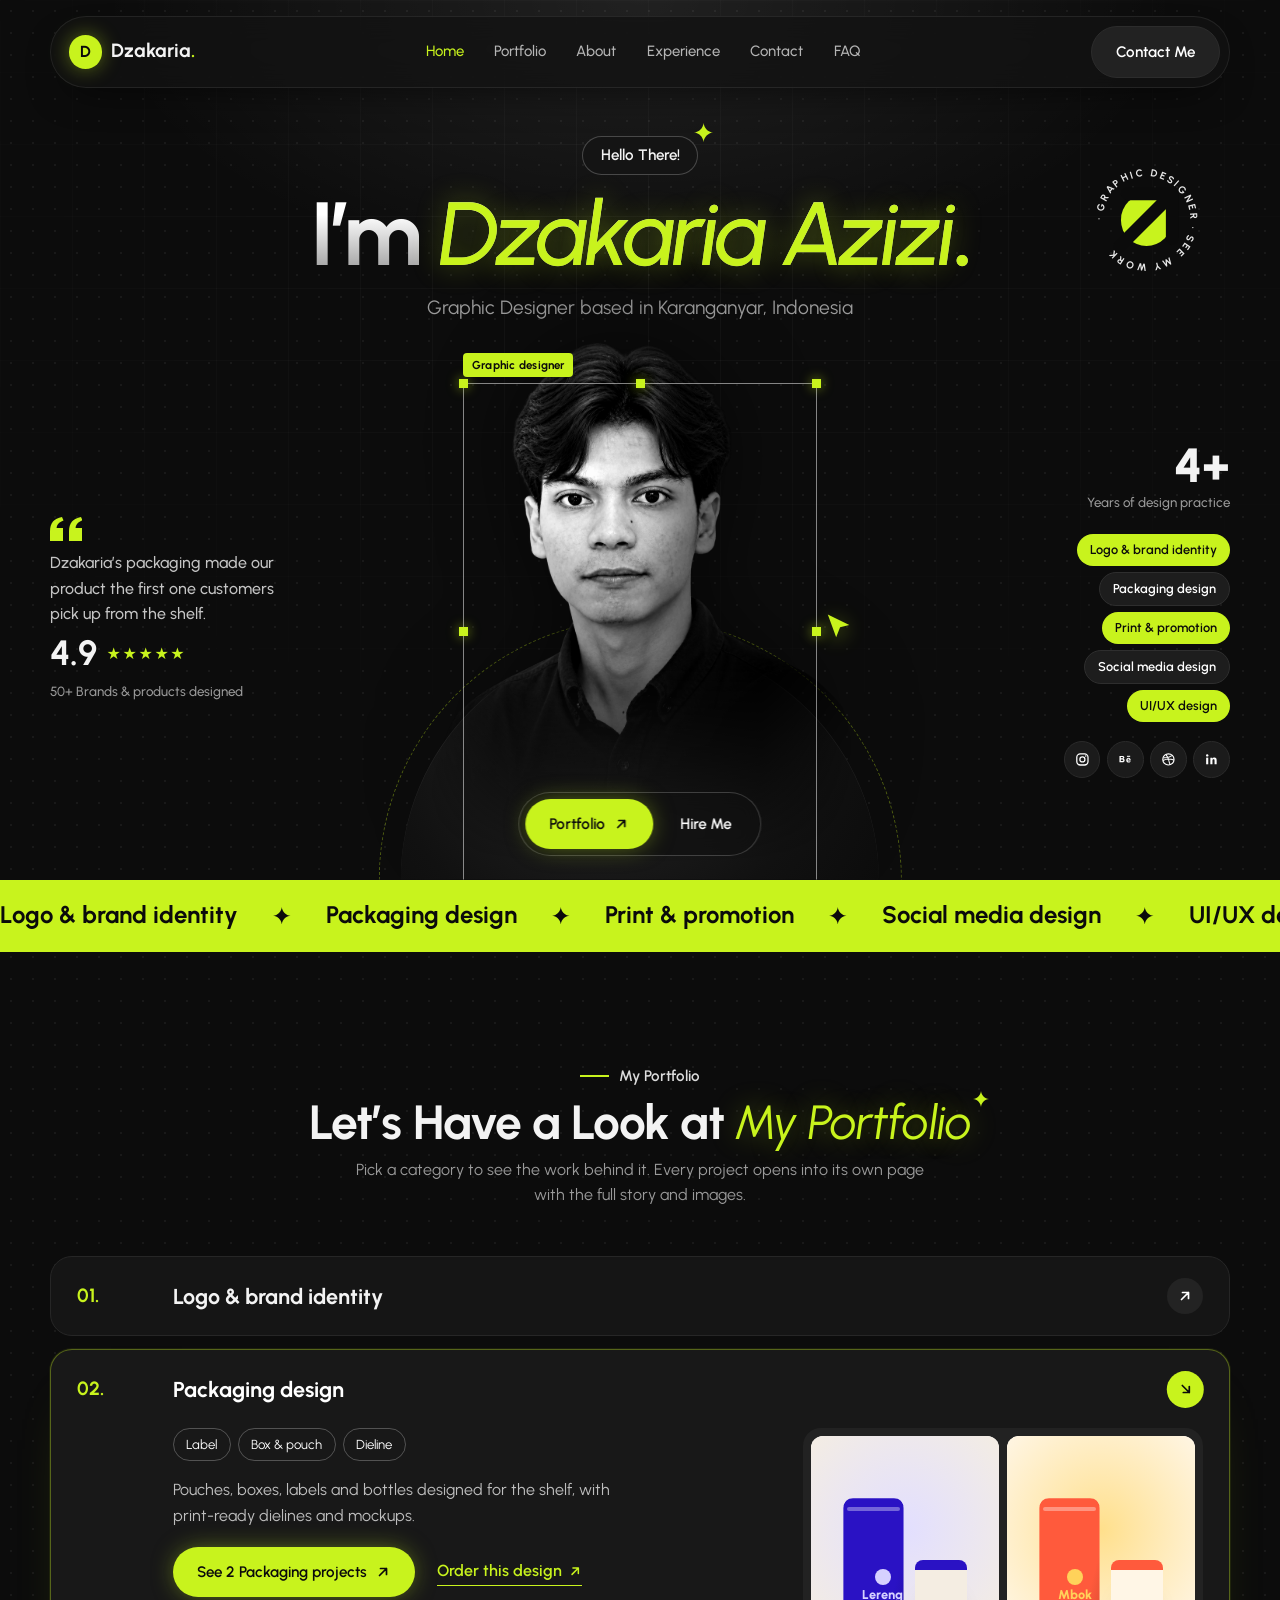
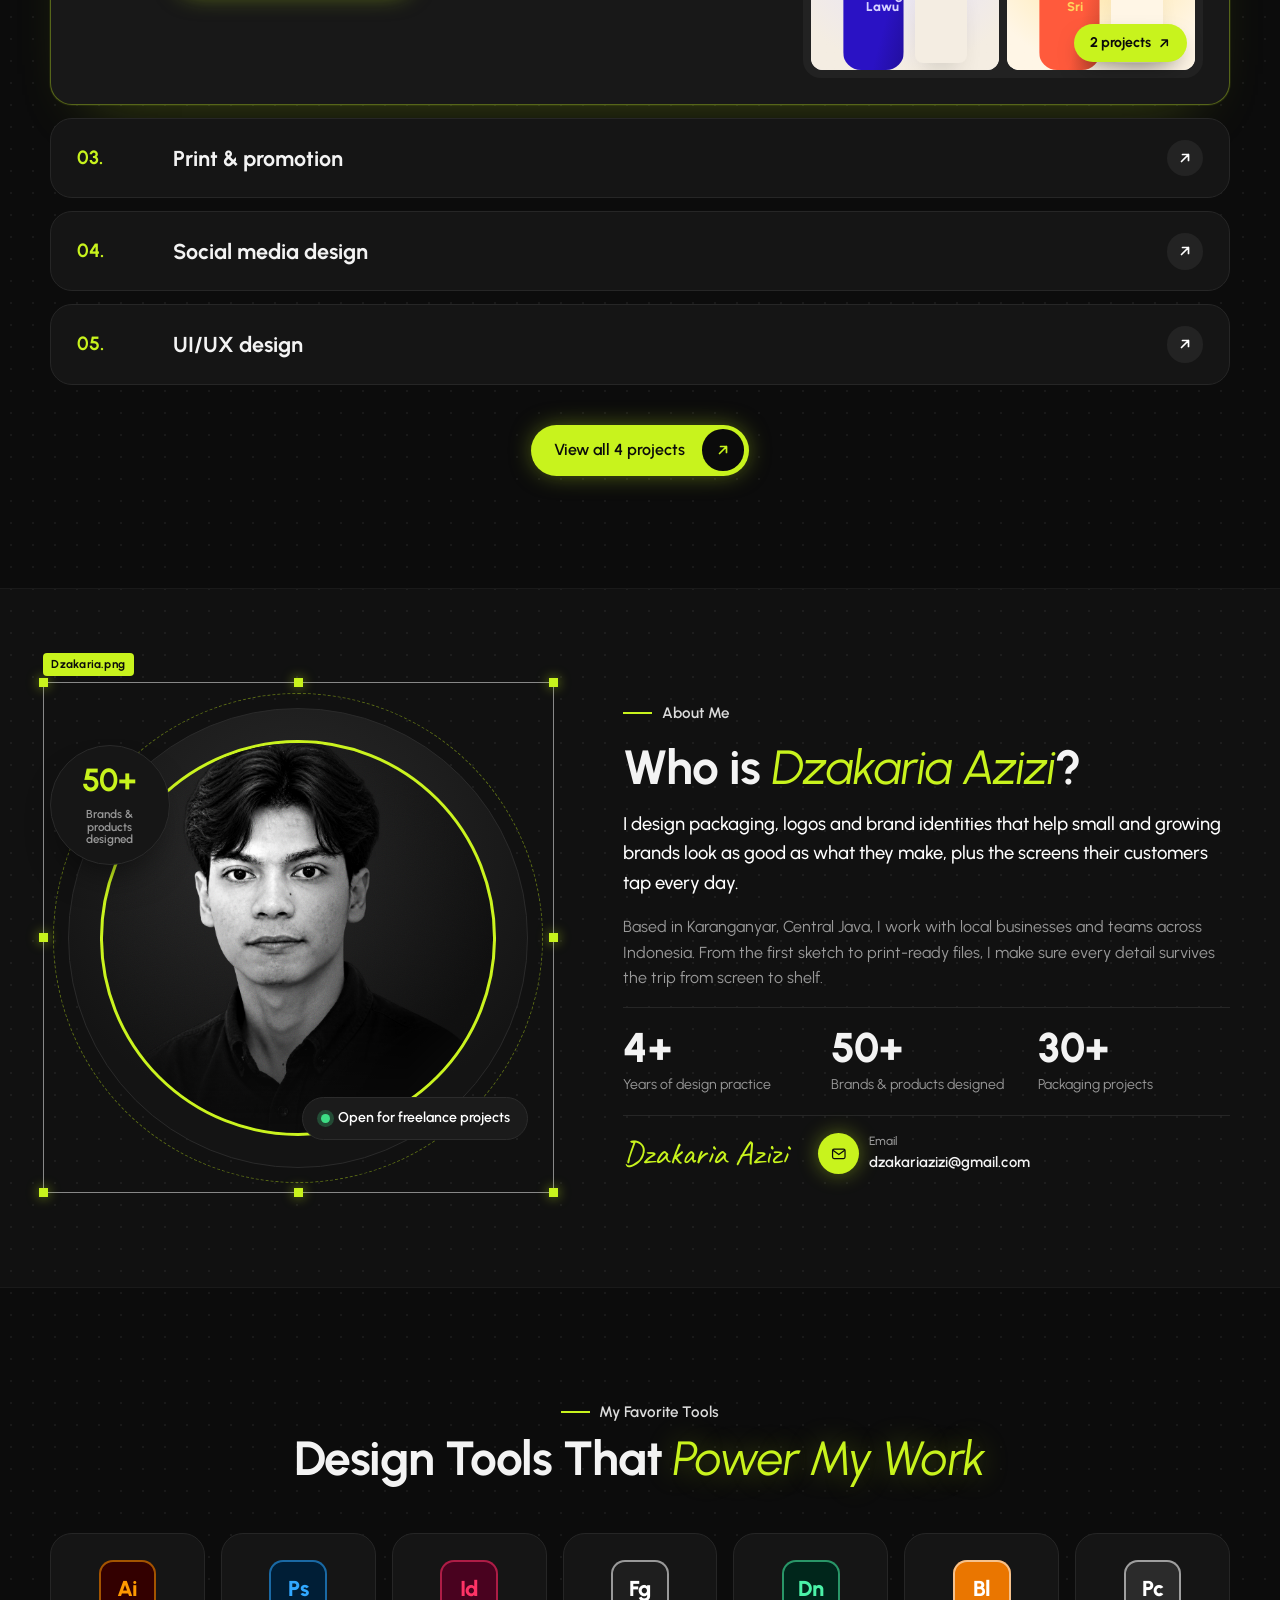
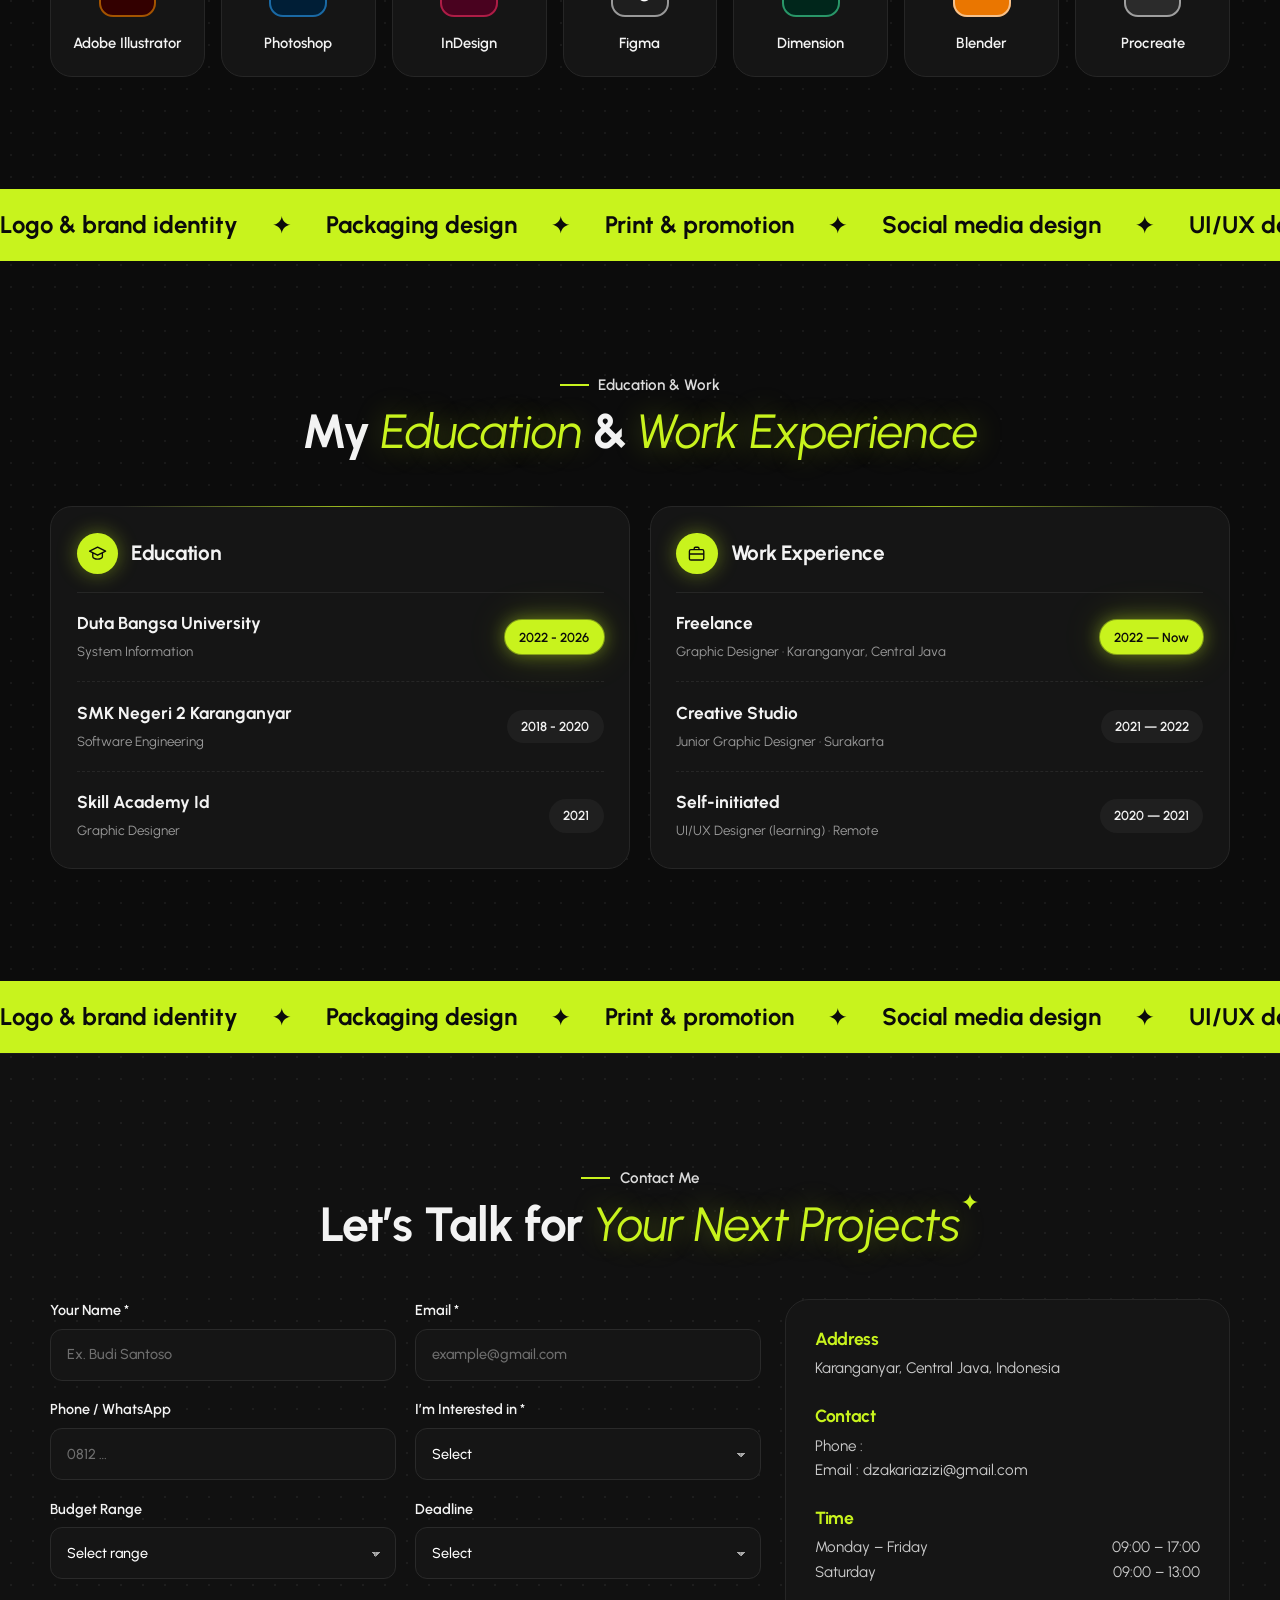
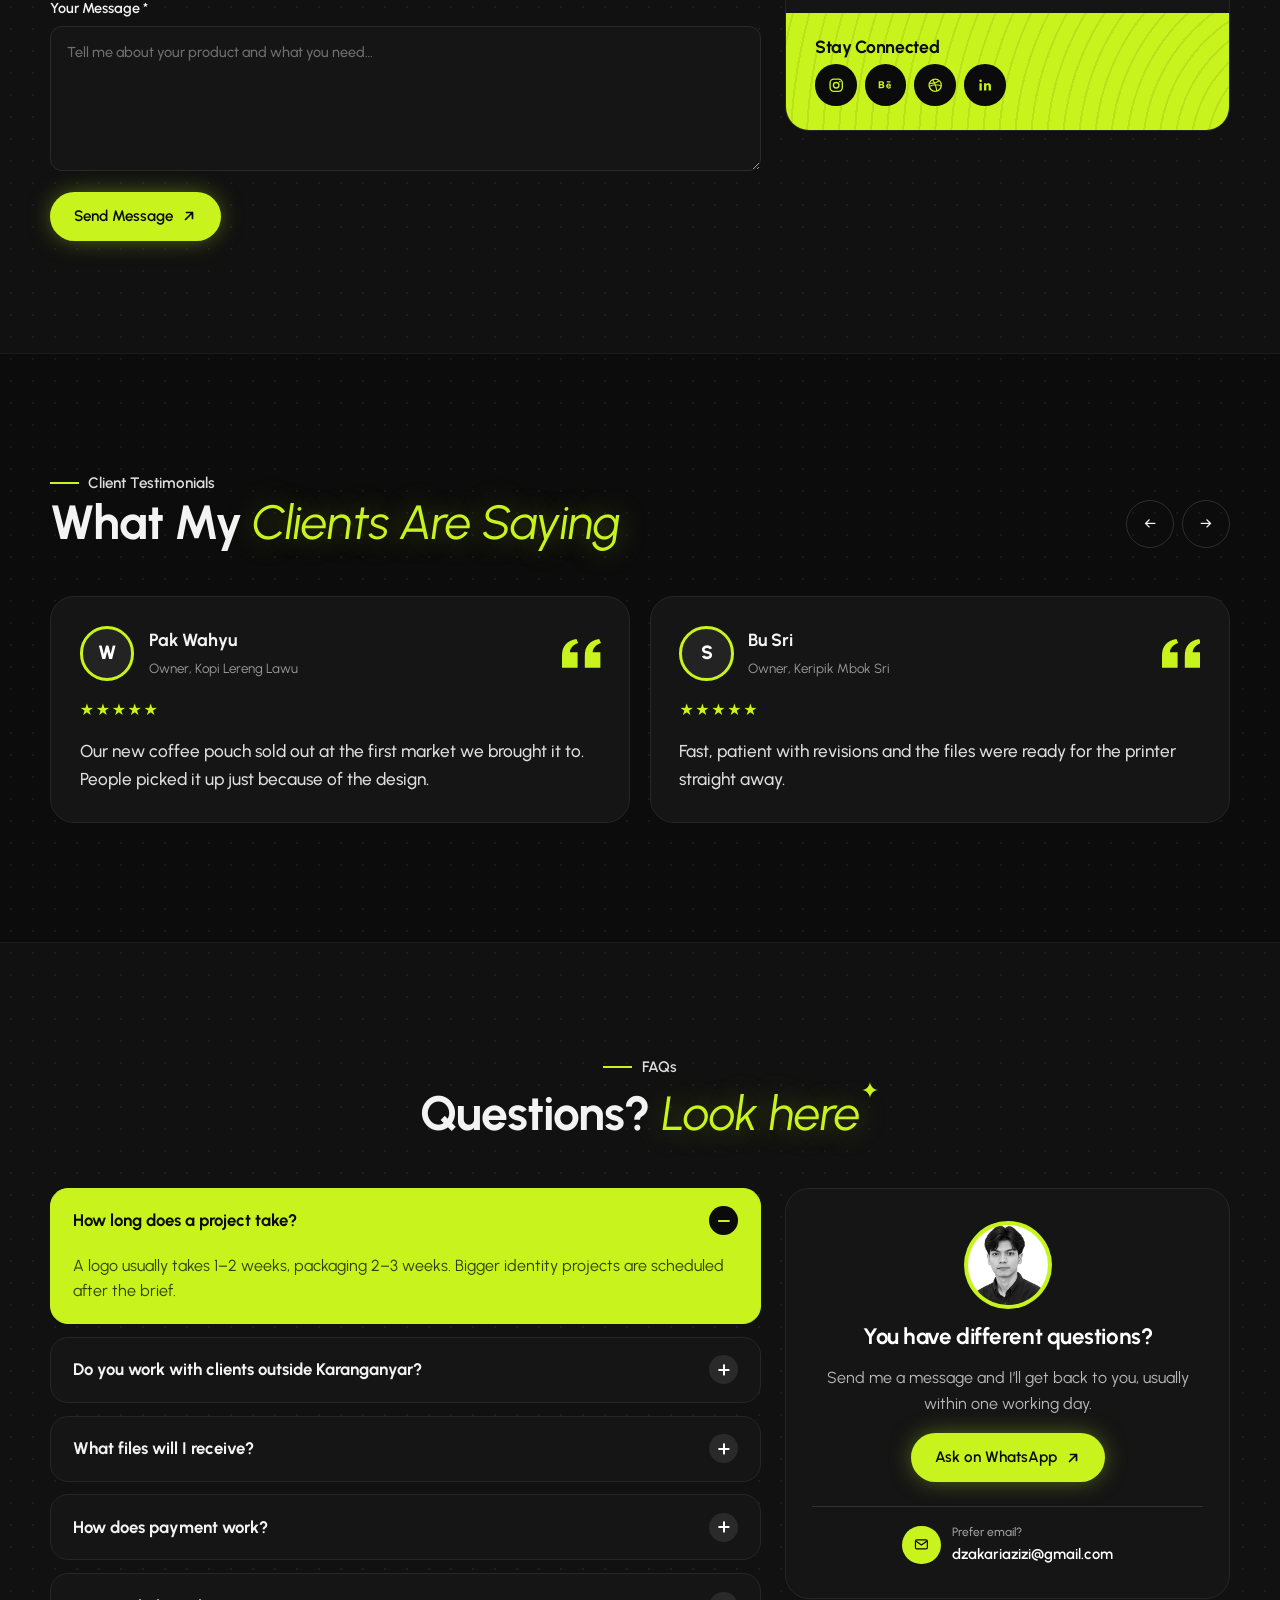
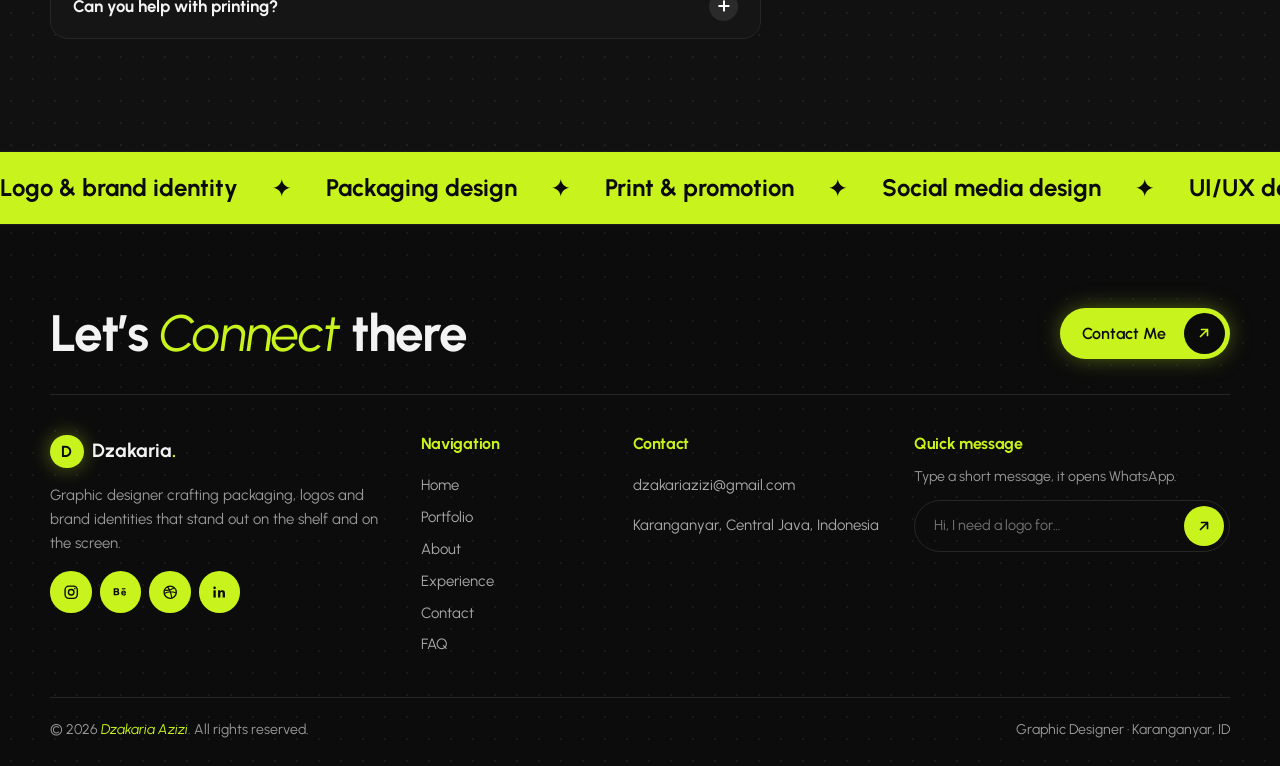
<file: docs/index.html>
<!doctype html>
<html lang="en" class="no-js" data-static>
<head>
    <meta charset="utf-8">
    <meta name="viewport" content="width=device-width, initial-scale=1">
    <title>Dzakaria Azizi — Graphic Designer</title>
    <meta name="description" content="Portfolio Dzakaria Azizi, graphic designer dari Karanganyar: desain kemasan, logo &amp; identitas brand, dan UI/UX.">
    <meta name="theme-color" content="#0c0c0c">
    <meta property="og:title" content="Dzakaria Azizi — Graphic Designer">
    <meta property="og:description" content="Portfolio Dzakaria Azizi, graphic designer dari Karanganyar: desain kemasan, logo &amp; identitas brand, dan UI/UX.">
    <link rel="icon" href="img/favicon.svg" type="image/svg+xml">
    <link rel="preconnect" href="https://fonts.googleapis.com">
    <link rel="preconnect" href="https://fonts.gstatic.com" crossorigin>
    <link href="https://fonts.googleapis.com/css2?family=Urbanist:ital,wght@0,400;0,500;0,600;0,700;0,800;1,300;1,400;1,500&family=Caveat:wght@600&display=swap" rel="stylesheet">
    <link rel="stylesheet" href="assets/v3.css?v=1795648300">
    <script>document.documentElement.classList.replace('no-js', 'js');</script>
</head>
<body>

<a class="skip" href="#main">Skip to content</a>

<!-- ============ HEADER ============ -->
<header class="hdr" data-hdr>
    <div class="hdr__in">
        <a class="logo" href="#home" aria-label="Dzakaria Azizi, back to top"><span class="logo__mark">D</span><span>Dzakaria<i>.</i></span></a>
        <nav class="hdr__nav" aria-label="Main">
            <a href="#home">Home</a><a href="#portfolio">Portfolio</a><a href="#about">About</a><a href="#resume">Experience</a><a href="#contact">Contact</a><a href="#faq">FAQ</a>        </nav>
        <a class="btn btn--dark hdr__cta" href="#contact">Contact Me</a>
        <button class="burger" type="button" aria-label="Open menu" aria-expanded="false" data-burger><span></span><span></span></button>
    </div>
    <nav class="mnav" data-mnav hidden aria-label="Mobile">
        <a href="#home">Home</a><a href="#portfolio">Portfolio</a><a href="#about">About</a><a href="#resume">Experience</a><a href="#contact">Contact</a><a href="#faq">FAQ</a>        <a href="#contact" class="btn btn--accent">Contact Me</a>
    </nav>
</header>

<main id="main">

<!-- ============ HERO ============ -->
<section class="hero" id="home">
    <div class="hero__grid" aria-hidden="true"></div>
    <div class="wrap hero__in">
        <div class="hero__head">
            <span class="hello reveal">Hello There!<svg class="hello__spark" viewBox="0 0 24 24" aria-hidden="true"><path d="M12 0c.6 6.4 5.6 11.4 12 12-6.4.6-11.4 5.6-12 12-.6-6.4-5.6-11.4-12-12C6.4 11.4 11.4 6.4 12 0Z" fill="currentColor"/></svg></span>
            <h1 class="hero__title reveal">I’m <em>Dzakaria Azizi</em><span class="hero__dot">.</span></h1>
            <p class="hero__sub reveal">Graphic Designer based in Karanganyar, Indonesia</p>
            <a class="badge-round" href="#portfolio" aria-label="See my work">
                <svg viewBox="0 0 120 120" aria-hidden="true"><defs><path id="circ" d="M60 60m-44 0a44 44 0 1 1 88 0a44 44 0 1 1-88 0"/></defs><text><textPath href="#circ">· GRAPHIC DESIGNER · SEE MY WORK </textPath></text></svg>
                <span><svg viewBox="0 0 16 16" aria-hidden="true"><path d="M4.5 11.5 11.5 4.5M5.5 4.5h6v6" fill="none" stroke="currentColor" stroke-width="1.7" stroke-linecap="round" stroke-linejoin="round"/></svg></span>
            </a>
        </div>

        <div class="hero__stage">
            <aside class="hero__left reveal">
                <svg class="quote-mark" viewBox="0 0 32 24" aria-hidden="true"><path d="M0 24V14C0 6 4 1.5 12 0l1.5 3.4C8.8 5 6.8 8 6.6 11H13v13Zm19 0V14c0-8 4-12.5 12-14l1.5 3.4c-4.7 1.6-6.7 4.6-6.9 7.6H32v13Z" fill="currentColor"/></svg>
                <p>Dzakaria’s packaging made our product the first one customers pick up from the shelf.</p>
                <div class="rating">
                    <b>4.9</b>
                    <span class="stars" aria-label="4.9 out of 5"><i>★</i><i>★</i><i>★</i><i>★</i><i>★</i></span>
                </div>
                <small>50+ Brands &amp; products designed</small>
            </aside>

            <div class="hero__photo" data-duo>
                <span class="hero__arc" aria-hidden="true"></span>
                <span class="selframe" aria-hidden="true"><i></i><i></i><i></i><i></i><i></i><i></i><i></i><i></i><span class="selframe__tag">Graphic designer</span><svg class="selframe__cursor" viewBox="0 0 24 24" aria-hidden="true"><path fill="currentColor" d="M3 2l17 8.2-7.3 1.9L9.6 20z"/></svg></span>
                                    <img class="hero__img hero__img--cut" src="img/profile-cutout.png?v=1795648287" alt="Dzakaria Azizi" fetchpriority="high">
                    <img class="hero__img hero__img--cut hero__img--color" src="img/profile-cutout-color.webp?v=1795648293" alt="" aria-hidden="true" loading="lazy">                                <div class="hero__btns">
                    <a class="btn btn--accent" href="#portfolio">Portfolio <svg viewBox="0 0 16 16" aria-hidden="true"><path d="M4.5 11.5 11.5 4.5M5.5 4.5h6v6" fill="none" stroke="currentColor" stroke-width="1.7" stroke-linecap="round" stroke-linejoin="round"/></svg></a>
                    <a class="btn btn--plain" href="mailto:dzakariazizi@gmail.com" target="_blank" rel="noopener">Hire Me</a>
                </div>
            </div>

            <aside class="hero__right reveal">
                <div class="exp"><b><span data-count-to="4">0</span>+</b><small>Years of design practice</small></div>
                <ul class="floatchips">
                    <li class="" style="--d:0">Logo &amp; brand identity</li><li class="is-dark" style="--d:1">Packaging design</li><li class="" style="--d:2">Print &amp; promotion</li><li class="is-dark" style="--d:3">Social media design</li><li class="" style="--d:4">UI/UX design</li>                </ul>
                <div class="hero__social">
                                            <a href="#" aria-label="Instagram" ><svg viewBox="0 0 24 24" aria-hidden="true"><rect x="4" y="4" width="16" height="16" rx="5" fill="none" stroke="currentColor" stroke-width="1.8"/><circle cx="12" cy="12" r="3.6" fill="none" stroke="currentColor" stroke-width="1.8"/><circle cx="16.8" cy="7.2" r="1.1" fill="currentColor"/></svg></a>
                                            <a href="#" aria-label="Behance" ><svg viewBox="0 0 24 24" aria-hidden="true"><path d="M3.5 7h4.2c1.7 0 2.8.9 2.8 2.3 0 1-.6 1.6-1.3 1.9 1 .3 1.7 1.1 1.7 2.3 0 1.7-1.3 2.5-3.1 2.5H3.5Zm2 3.5h2c.7 0 1.1-.4 1.1-1s-.4-.9-1.1-.9h-2Zm0 3.8h2.2c.8 0 1.3-.4 1.3-1.1s-.5-1.1-1.3-1.1H5.5Z" fill="currentColor"/><path d="M14.2 7.6h4.6" stroke="currentColor" stroke-width="1.5"/><path d="M13.2 13.2c0-2 1.4-3.5 3.3-3.5s3.1 1.4 3.1 3.6v.4h-4.5c.1.9.7 1.4 1.6 1.4.6 0 1-.2 1.3-.6h1.6c-.4 1.3-1.5 2-2.9 2-2 0-3.5-1.4-3.5-3.3Zm4.5-.7c-.1-.8-.6-1.3-1.3-1.3s-1.2.5-1.3 1.3Z" fill="currentColor"/></svg></a>
                                            <a href="#" aria-label="Dribbble" ><svg viewBox="0 0 24 24" aria-hidden="true"><circle cx="12" cy="12" r="8" fill="none" stroke="currentColor" stroke-width="1.7"/><path d="M5 9.5c4 .4 8.5-.4 12-3M8.5 4.8c2.6 3.4 4.6 8.4 5.6 14.6M4.3 13.6c4.4-2.4 10-2.8 15.4-.6" fill="none" stroke="currentColor" stroke-width="1.5"/></svg></a>
                                            <a href="#" aria-label="LinkedIn" ><svg viewBox="0 0 24 24" aria-hidden="true"><rect x="4.5" y="9.5" width="3" height="9.5" fill="currentColor"/><circle cx="6" cy="6.3" r="1.7" fill="currentColor"/><path d="M10.5 9.5h2.9v1.4c.5-.9 1.6-1.6 3-1.6 2.2 0 3.1 1.4 3.1 3.9V19h-3v-5.2c0-1.2-.4-1.9-1.4-1.9s-1.6.7-1.6 1.9V19h-3Z" fill="currentColor"/></svg></a>
                                    </div>
            </aside>
        </div>
    </div>
</section>

<div class="ribbon" aria-hidden="true"><div class="ribbon__track"><div><span>Logo &amp; brand identity</span><svg class="spark" viewBox="0 0 24 24" aria-hidden="true"><path d="M12 0c.6 6.4 5.6 11.4 12 12-6.4.6-11.4 5.6-12 12-.6-6.4-5.6-11.4-12-12C6.4 11.4 11.4 6.4 12 0Z" fill="currentColor"/></svg><span>Packaging design</span><svg class="spark" viewBox="0 0 24 24" aria-hidden="true"><path d="M12 0c.6 6.4 5.6 11.4 12 12-6.4.6-11.4 5.6-12 12-.6-6.4-5.6-11.4-12-12C6.4 11.4 11.4 6.4 12 0Z" fill="currentColor"/></svg><span>Print &amp; promotion</span><svg class="spark" viewBox="0 0 24 24" aria-hidden="true"><path d="M12 0c.6 6.4 5.6 11.4 12 12-6.4.6-11.4 5.6-12 12-.6-6.4-5.6-11.4-12-12C6.4 11.4 11.4 6.4 12 0Z" fill="currentColor"/></svg><span>Social media design</span><svg class="spark" viewBox="0 0 24 24" aria-hidden="true"><path d="M12 0c.6 6.4 5.6 11.4 12 12-6.4.6-11.4 5.6-12 12-.6-6.4-5.6-11.4-12-12C6.4 11.4 11.4 6.4 12 0Z" fill="currentColor"/></svg><span>UI/UX design</span><svg class="spark" viewBox="0 0 24 24" aria-hidden="true"><path d="M12 0c.6 6.4 5.6 11.4 12 12-6.4.6-11.4 5.6-12 12-.6-6.4-5.6-11.4-12-12C6.4 11.4 11.4 6.4 12 0Z" fill="currentColor"/></svg></div><div><span>Logo &amp; brand identity</span><svg class="spark" viewBox="0 0 24 24" aria-hidden="true"><path d="M12 0c.6 6.4 5.6 11.4 12 12-6.4.6-11.4 5.6-12 12-.6-6.4-5.6-11.4-12-12C6.4 11.4 11.4 6.4 12 0Z" fill="currentColor"/></svg><span>Packaging design</span><svg class="spark" viewBox="0 0 24 24" aria-hidden="true"><path d="M12 0c.6 6.4 5.6 11.4 12 12-6.4.6-11.4 5.6-12 12-.6-6.4-5.6-11.4-12-12C6.4 11.4 11.4 6.4 12 0Z" fill="currentColor"/></svg><span>Print &amp; promotion</span><svg class="spark" viewBox="0 0 24 24" aria-hidden="true"><path d="M12 0c.6 6.4 5.6 11.4 12 12-6.4.6-11.4 5.6-12 12-.6-6.4-5.6-11.4-12-12C6.4 11.4 11.4 6.4 12 0Z" fill="currentColor"/></svg><span>Social media design</span><svg class="spark" viewBox="0 0 24 24" aria-hidden="true"><path d="M12 0c.6 6.4 5.6 11.4 12 12-6.4.6-11.4 5.6-12 12-.6-6.4-5.6-11.4-12-12C6.4 11.4 11.4 6.4 12 0Z" fill="currentColor"/></svg><span>UI/UX design</span><svg class="spark" viewBox="0 0 24 24" aria-hidden="true"><path d="M12 0c.6 6.4 5.6 11.4 12 12-6.4.6-11.4 5.6-12 12-.6-6.4-5.6-11.4-12-12C6.4 11.4 11.4 6.4 12 0Z" fill="currentColor"/></svg></div></div></div>
<!-- ============ PORTFOLIO (per kategori) ============ -->
<section class="sec" id="portfolio">
    <div class="wrap">
        <header class="shead reveal">
            <span class="eyebrow">My Portfolio</span>
            <h2>Let’s Have a Look at <em>My Portfolio</em><svg class="shead__spark" viewBox="0 0 24 24" aria-hidden="true"><path d="M12 0c.6 6.4 5.6 11.4 12 12-6.4.6-11.4 5.6-12 12-.6-6.4-5.6-11.4-12-12C6.4 11.4 11.4 6.4 12 0Z" fill="currentColor"/></svg></h2>
            <p>Pick a category to see the work behind it. Every project opens into its own page with the full story and images.</p>
        </header>
        <ol class="acc" data-acc>
                            <li class="acc__item reveal ">
                    <button class="acc__btn" type="button" aria-expanded="false">
                        <span class="acc__no">01.</span>
                        <span class="acc__title">Logo &amp; brand identity</span>
                        <span class="acc__ico"><svg viewBox="0 0 16 16" aria-hidden="true"><path d="M4.5 11.5 11.5 4.5M5.5 4.5h6v6" fill="none" stroke="currentColor" stroke-width="1.7" stroke-linecap="round" stroke-linejoin="round"/></svg></span>
                    </button>
                                        <div class="acc__panel">
                        <div class="acc__body">
                            <div class="acc__text">
                                <ul class="tags"><li>Logo</li><li>Brand guide</li><li>Stationery</li></ul>
                                <p>Logos, colour palettes, typography and brand guidelines that make a business instantly recognisable.</p>
                                <div class="acc__actions">
                                                                            <a class="btn btn--accent" href="projects.html?cat=Logo%20%26%20Brand%20identity">See 1 Logo &amp; Brand identity project <svg viewBox="0 0 16 16" aria-hidden="true"><path d="M4.5 11.5 11.5 4.5M5.5 4.5h6v6" fill="none" stroke="currentColor" stroke-width="1.7" stroke-linecap="round" stroke-linejoin="round"/></svg></a>
                                                                        <a class="link" href="mailto:dzakariazizi@gmail.com" target="_blank" rel="noopener">Order this design <svg viewBox="0 0 16 16" aria-hidden="true"><path d="M4.5 11.5 11.5 4.5M5.5 4.5h6v6" fill="none" stroke="currentColor" stroke-width="1.7" stroke-linecap="round" stroke-linejoin="round"/></svg></a>
                                </div>
                            </div>
                                                            <a class="sprev sprev--1" href="projects.html?cat=Logo%20%26%20Brand%20identity" aria-label="Open all Logo &amp; Brand identity projects">
                                    <span class="sprev__item"><div class="art art--brand" style="--c1:#160a6e;--c2:#8a7bff;--c3:#f4f3fb;--c4:#ff8fb7"><span class="t1"><svg viewBox="0 0 64 64" aria-hidden="true"><path d="M32 6c14 10 18 24 10 38-4 7-10 12-10 14 0-2-6-7-10-14C14 30 18 16 32 6Z" fill="currentColor"/></svg><b>Tawangmangu</b><small>Tea House · Est. 2025</small></span><span class="t2"><svg viewBox="0 0 64 64" aria-hidden="true"><path d="M32 6c14 10 18 24 10 38-4 7-10 12-10 14 0-2-6-7-10-14C14 30 18 16 32 6Z" fill="currentColor"/></svg></span><span class="t3"><svg viewBox="0 0 64 64" aria-hidden="true"><path d="M32 6c14 10 18 24 10 38-4 7-10 12-10 14 0-2-6-7-10-14C14 30 18 16 32 6Z" fill="currentColor"/></svg></span><span class="t4"><i></i><i></i><i></i><i></i></span></div></span>                                    <span class="sprev__badge">1 project <svg viewBox="0 0 16 16" aria-hidden="true"><path d="M4.5 11.5 11.5 4.5M5.5 4.5h6v6" fill="none" stroke="currentColor" stroke-width="1.7" stroke-linecap="round" stroke-linejoin="round"/></svg></span>
                                </a>
                                                    </div>
                    </div>
                </li>
                            <li class="acc__item reveal is-open">
                    <button class="acc__btn" type="button" aria-expanded="true">
                        <span class="acc__no">02.</span>
                        <span class="acc__title">Packaging design</span>
                        <span class="acc__ico"><svg viewBox="0 0 16 16" aria-hidden="true"><path d="M4.5 11.5 11.5 4.5M5.5 4.5h6v6" fill="none" stroke="currentColor" stroke-width="1.7" stroke-linecap="round" stroke-linejoin="round"/></svg></span>
                    </button>
                                        <div class="acc__panel">
                        <div class="acc__body">
                            <div class="acc__text">
                                <ul class="tags"><li>Label</li><li>Box &amp; pouch</li><li>Dieline</li></ul>
                                <p>Pouches, boxes, labels and bottles designed for the shelf, with print-ready dielines and mockups.</p>
                                <div class="acc__actions">
                                                                            <a class="btn btn--accent" href="projects.html?cat=Packaging">See 2 Packaging projects <svg viewBox="0 0 16 16" aria-hidden="true"><path d="M4.5 11.5 11.5 4.5M5.5 4.5h6v6" fill="none" stroke="currentColor" stroke-width="1.7" stroke-linecap="round" stroke-linejoin="round"/></svg></a>
                                                                        <a class="link" href="mailto:dzakariazizi@gmail.com" target="_blank" rel="noopener">Order this design <svg viewBox="0 0 16 16" aria-hidden="true"><path d="M4.5 11.5 11.5 4.5M5.5 4.5h6v6" fill="none" stroke="currentColor" stroke-width="1.7" stroke-linecap="round" stroke-linejoin="round"/></svg></a>
                                </div>
                            </div>
                                                            <a class="sprev sprev--2" href="projects.html?cat=Packaging" aria-label="Open all Packaging projects">
                                    <span class="sprev__item"><div class="art art--pack" style="--c1:#2a12c4;--c2:#d6d1ff;--c3:#f4ede2"><span class="art-pouch"><i></i><b>Lereng Lawu</b><small>Arabica Coffee</small><em>200 g</em></span><span class="art-box"><b>Lereng Lawu</b></span></div></span><span class="sprev__item"><div class="art art--pack" style="--c1:#ff5a3c;--c2:#ffd25a;--c3:#fff6e6"><span class="art-pouch"><i></i><b>Mbok Sri</b><small>Cassava Chips</small><em>150 g</em></span><span class="art-box"><b>Mbok Sri</b></span></div></span>                                    <span class="sprev__badge">2 projects <svg viewBox="0 0 16 16" aria-hidden="true"><path d="M4.5 11.5 11.5 4.5M5.5 4.5h6v6" fill="none" stroke="currentColor" stroke-width="1.7" stroke-linecap="round" stroke-linejoin="round"/></svg></span>
                                </a>
                                                    </div>
                    </div>
                </li>
                            <li class="acc__item reveal ">
                    <button class="acc__btn" type="button" aria-expanded="false">
                        <span class="acc__no">03.</span>
                        <span class="acc__title">Print &amp; promotion</span>
                        <span class="acc__ico"><svg viewBox="0 0 16 16" aria-hidden="true"><path d="M4.5 11.5 11.5 4.5M5.5 4.5h6v6" fill="none" stroke="currentColor" stroke-width="1.7" stroke-linecap="round" stroke-linejoin="round"/></svg></span>
                    </button>
                                        <div class="acc__panel">
                        <div class="acc__body">
                            <div class="acc__text">
                                <ul class="tags"><li>Poster</li><li>Brochure</li><li>Banner</li></ul>
                                <p>Posters, brochures, menus, banners and catalogues that sell, from small runs to large format.</p>
                                <div class="acc__actions">
                                                                        <a class="link" href="mailto:dzakariazizi@gmail.com" target="_blank" rel="noopener">Order this design <svg viewBox="0 0 16 16" aria-hidden="true"><path d="M4.5 11.5 11.5 4.5M5.5 4.5h6v6" fill="none" stroke="currentColor" stroke-width="1.7" stroke-linecap="round" stroke-linejoin="round"/></svg></a>
                                </div>
                            </div>
                                                            <div class="sprev sprev--empty"><div class="sart sart--print"><span><b>SALE</b></span><span><b>FEST</b></span><span></span></div><span class="sprev__badge sprev__badge--soon">New work coming soon</span></div>
                                                    </div>
                    </div>
                </li>
                            <li class="acc__item reveal ">
                    <button class="acc__btn" type="button" aria-expanded="false">
                        <span class="acc__no">04.</span>
                        <span class="acc__title">Social media design</span>
                        <span class="acc__ico"><svg viewBox="0 0 16 16" aria-hidden="true"><path d="M4.5 11.5 11.5 4.5M5.5 4.5h6v6" fill="none" stroke="currentColor" stroke-width="1.7" stroke-linecap="round" stroke-linejoin="round"/></svg></span>
                    </button>
                                        <div class="acc__panel">
                        <div class="acc__body">
                            <div class="acc__text">
                                <ul class="tags"><li>Instagram</li><li>Templates</li><li>Campaign</li></ul>
                                <p>Feed templates and campaign visuals that keep a brand consistent every single post.</p>
                                <div class="acc__actions">
                                                                        <a class="link" href="mailto:dzakariazizi@gmail.com" target="_blank" rel="noopener">Order this design <svg viewBox="0 0 16 16" aria-hidden="true"><path d="M4.5 11.5 11.5 4.5M5.5 4.5h6v6" fill="none" stroke="currentColor" stroke-width="1.7" stroke-linecap="round" stroke-linejoin="round"/></svg></a>
                                </div>
                            </div>
                                                            <div class="sprev sprev--empty"><div class="sart sart--social"><span></span><span></span><span></span><span></span><span></span><span></span></div><span class="sprev__badge sprev__badge--soon">New work coming soon</span></div>
                                                    </div>
                    </div>
                </li>
                            <li class="acc__item reveal ">
                    <button class="acc__btn" type="button" aria-expanded="false">
                        <span class="acc__no">05.</span>
                        <span class="acc__title">UI/UX design</span>
                        <span class="acc__ico"><svg viewBox="0 0 16 16" aria-hidden="true"><path d="M4.5 11.5 11.5 4.5M5.5 4.5h6v6" fill="none" stroke="currentColor" stroke-width="1.7" stroke-linecap="round" stroke-linejoin="round"/></svg></span>
                    </button>
                                        <div class="acc__panel">
                        <div class="acc__body">
                            <div class="acc__text">
                                <ul class="tags"><li>Website</li><li>Mobile app</li><li>Prototype</li></ul>
                                <p>Clean, usable interfaces for websites and mobile apps, from wireframe to a clickable prototype.</p>
                                <div class="acc__actions">
                                                                            <a class="btn btn--accent" href="projects.html?cat=UI%2FUX">See 1 UI/UX project <svg viewBox="0 0 16 16" aria-hidden="true"><path d="M4.5 11.5 11.5 4.5M5.5 4.5h6v6" fill="none" stroke="currentColor" stroke-width="1.7" stroke-linecap="round" stroke-linejoin="round"/></svg></a>
                                                                        <a class="link" href="mailto:dzakariazizi@gmail.com" target="_blank" rel="noopener">Order this design <svg viewBox="0 0 16 16" aria-hidden="true"><path d="M4.5 11.5 11.5 4.5M5.5 4.5h6v6" fill="none" stroke="currentColor" stroke-width="1.7" stroke-linecap="round" stroke-linejoin="round"/></svg></a>
                                </div>
                            </div>
                                                            <a class="sprev sprev--1" href="projects.html?cat=UI%2FUX" aria-label="Open all UI/UX projects">
                                    <span class="sprev__item"><div class="art art--ui"><span class="ph"><i class="a"></i><i class="b"></i><i class="c"></i><i class="d"></i></span><span class="ph ph--2"><i class="a"></i><i class="c"></i><i class="b"></i></span></div></span>                                    <span class="sprev__badge">1 project <svg viewBox="0 0 16 16" aria-hidden="true"><path d="M4.5 11.5 11.5 4.5M5.5 4.5h6v6" fill="none" stroke="currentColor" stroke-width="1.7" stroke-linecap="round" stroke-linejoin="round"/></svg></span>
                                </a>
                                                    </div>
                    </div>
                </li>
                    </ol>
        <div class="center reveal"><a class="pillbtn" href="projects.html"><span>View all 4 projects</span><i><svg viewBox="0 0 16 16" aria-hidden="true"><path d="M4.5 11.5 11.5 4.5M5.5 4.5h6v6" fill="none" stroke="currentColor" stroke-width="1.7" stroke-linecap="round" stroke-linejoin="round"/></svg></i></a></div>
    </div>
</section>

<!-- ============ ABOUT ============ -->
<section class="sec sec--soft" id="about">
    <div class="wrap about">
        <div class="about__media reveal" data-duo>
            <span class="about__ring" aria-hidden="true"></span>
            <span class="selframe" aria-hidden="true"><i></i><i></i><i></i><i></i><i></i><i></i><i></i><i></i><span class="selframe__tag">Dzakaria.png</span></span>
                                        <img class="about__cut" src="img/profile-cutout.png?v=1795648287" alt="Dzakaria Azizi" loading="lazy">
                <img class="about__color about__cut" src="img/profile-cutout-color.webp?v=1795648293" alt="" aria-hidden="true" loading="lazy">                <span class="about__grain" aria-hidden="true"></span>
                        <div class="about__exp"><b><span data-count-to="50">0</span>+</b><small>Brands &amp; products designed</small></div>
            <div class="about__name"><span class="dot"></span>Open for freelance projects</div>
        </div>
        <div class="about__text">
            <span class="eyebrow reveal">About Me</span>
            <h2 class="reveal">Who is <em>Dzakaria Azizi</em>?</h2>
            <p class="lead reveal">I design packaging, logos and brand identities that help small and growing brands look as good as what they make, plus the screens their customers tap every day.</p>
            <p class="reveal">Based in Karanganyar, Central Java, I work with local businesses and teams across Indonesia. From the first sketch to print-ready files, I make sure every detail survives the trip from screen to shelf.</p>
            <dl class="kpis reveal">
                                    <div><dt><span data-count-to="4">0</span>+</dt><dd>Years of design practice</dd></div>
                                    <div><dt><span data-count-to="50">0</span>+</dt><dd>Brands &amp; products designed</dd></div>
                                    <div><dt><span data-count-to="30">0</span>+</dt><dd>Packaging projects</dd></div>
                            </dl>
            <div class="about__foot reveal">
                <span class="sign">Dzakaria Azizi</span>
                <a class="contact-chip" href="mailto:dzakariazizi@gmail.com"><i><svg viewBox="0 0 24 24" aria-hidden="true"><rect x="3.5" y="5.5" width="17" height="13" rx="2" fill="none" stroke="currentColor" stroke-width="1.7"/><path d="m4 7 8 6 8-6" fill="none" stroke="currentColor" stroke-width="1.7" stroke-linejoin="round"/></svg></i><span><small>Email</small>dzakariazizi@gmail.com</span></a>
                            </div>
        </div>
    </div>
</section>

<!-- ============ TOOLS ============ -->
<section class="sec" id="tools">
    <div class="wrap">
        <header class="shead reveal">
            <span class="eyebrow">My Favorite Tools</span>
            <h2>Design Tools That <em>Power My Work</em></h2>
        </header>
        <ul class="tools">
                            <li class="tool reveal" style="--i:0">
                    <span class="tool__ico" style="--fg:#ff9a00;--bg:#330000">Ai</span>
                    <b>Adobe Illustrator</b>
                </li>
                            <li class="tool reveal" style="--i:1">
                    <span class="tool__ico" style="--fg:#31a8ff;--bg:#001e36">Ps</span>
                    <b>Photoshop</b>
                </li>
                            <li class="tool reveal" style="--i:2">
                    <span class="tool__ico" style="--fg:#ff3366;--bg:#49021f">Id</span>
                    <b>InDesign</b>
                </li>
                            <li class="tool reveal" style="--i:3">
                    <span class="tool__ico" style="--fg:#ffffff;--bg:#1e1e1e">Fg</span>
                    <b>Figma</b>
                </li>
                            <li class="tool reveal" style="--i:4">
                    <span class="tool__ico" style="--fg:#4bf2a8;--bg:#00261b">Dn</span>
                    <b>Dimension</b>
                </li>
                            <li class="tool reveal" style="--i:5">
                    <span class="tool__ico" style="--fg:#ffffff;--bg:#ea7600">Bl</span>
                    <b>Blender</b>
                </li>
                            <li class="tool reveal" style="--i:6">
                    <span class="tool__ico" style="--fg:#ffffff;--bg:#2b2b2b">Pc</span>
                    <b>Procreate</b>
                </li>
                    </ul>
    </div>
</section>

<div class="ribbon" aria-hidden="true"><div class="ribbon__track"><div><span>Logo &amp; brand identity</span><svg class="spark" viewBox="0 0 24 24" aria-hidden="true"><path d="M12 0c.6 6.4 5.6 11.4 12 12-6.4.6-11.4 5.6-12 12-.6-6.4-5.6-11.4-12-12C6.4 11.4 11.4 6.4 12 0Z" fill="currentColor"/></svg><span>Packaging design</span><svg class="spark" viewBox="0 0 24 24" aria-hidden="true"><path d="M12 0c.6 6.4 5.6 11.4 12 12-6.4.6-11.4 5.6-12 12-.6-6.4-5.6-11.4-12-12C6.4 11.4 11.4 6.4 12 0Z" fill="currentColor"/></svg><span>Print &amp; promotion</span><svg class="spark" viewBox="0 0 24 24" aria-hidden="true"><path d="M12 0c.6 6.4 5.6 11.4 12 12-6.4.6-11.4 5.6-12 12-.6-6.4-5.6-11.4-12-12C6.4 11.4 11.4 6.4 12 0Z" fill="currentColor"/></svg><span>Social media design</span><svg class="spark" viewBox="0 0 24 24" aria-hidden="true"><path d="M12 0c.6 6.4 5.6 11.4 12 12-6.4.6-11.4 5.6-12 12-.6-6.4-5.6-11.4-12-12C6.4 11.4 11.4 6.4 12 0Z" fill="currentColor"/></svg><span>UI/UX design</span><svg class="spark" viewBox="0 0 24 24" aria-hidden="true"><path d="M12 0c.6 6.4 5.6 11.4 12 12-6.4.6-11.4 5.6-12 12-.6-6.4-5.6-11.4-12-12C6.4 11.4 11.4 6.4 12 0Z" fill="currentColor"/></svg></div><div><span>Logo &amp; brand identity</span><svg class="spark" viewBox="0 0 24 24" aria-hidden="true"><path d="M12 0c.6 6.4 5.6 11.4 12 12-6.4.6-11.4 5.6-12 12-.6-6.4-5.6-11.4-12-12C6.4 11.4 11.4 6.4 12 0Z" fill="currentColor"/></svg><span>Packaging design</span><svg class="spark" viewBox="0 0 24 24" aria-hidden="true"><path d="M12 0c.6 6.4 5.6 11.4 12 12-6.4.6-11.4 5.6-12 12-.6-6.4-5.6-11.4-12-12C6.4 11.4 11.4 6.4 12 0Z" fill="currentColor"/></svg><span>Print &amp; promotion</span><svg class="spark" viewBox="0 0 24 24" aria-hidden="true"><path d="M12 0c.6 6.4 5.6 11.4 12 12-6.4.6-11.4 5.6-12 12-.6-6.4-5.6-11.4-12-12C6.4 11.4 11.4 6.4 12 0Z" fill="currentColor"/></svg><span>Social media design</span><svg class="spark" viewBox="0 0 24 24" aria-hidden="true"><path d="M12 0c.6 6.4 5.6 11.4 12 12-6.4.6-11.4 5.6-12 12-.6-6.4-5.6-11.4-12-12C6.4 11.4 11.4 6.4 12 0Z" fill="currentColor"/></svg><span>UI/UX design</span><svg class="spark" viewBox="0 0 24 24" aria-hidden="true"><path d="M12 0c.6 6.4 5.6 11.4 12 12-6.4.6-11.4 5.6-12 12-.6-6.4-5.6-11.4-12-12C6.4 11.4 11.4 6.4 12 0Z" fill="currentColor"/></svg></div></div></div>
<!-- ============ EDUCATION & EXPERIENCE ============ -->
<section class="sec" id="resume">
    <div class="wrap">
        <header class="shead reveal">
            <span class="eyebrow">Education &amp; Work</span>
            <h2>My <em>Education</em> &amp; <em>Work Experience</em></h2>
        </header>
        <div class="resume">
            <article class="rcard reveal">
                <h3><span class="rcard__ico"><svg viewBox="0 0 24 24" aria-hidden="true"><path d="m12 4 10 5-10 5L2 9Z M6 11.3V16c0 1.2 2.7 3 6 3s6-1.8 6-3v-4.7" fill="none" stroke="currentColor" stroke-width="1.7" stroke-linejoin="round"/></svg></span>Education</h3>
                <ul>
                                            <li><div><b>Duta Bangsa University</b><small>System Information</small></div><span class="period is-on">2022 - 2026</span></li>
                                            <li><div><b>SMK Negeri 2 Karanganyar</b><small>Software Engineering</small></div><span class="period ">2018 - 2020</span></li>
                                            <li><div><b>Skill Academy Id</b><small>Graphic Designer</small></div><span class="period ">2021</span></li>
                                    </ul>
            </article>
            <article class="rcard reveal">
                <h3><span class="rcard__ico"><svg viewBox="0 0 24 24" aria-hidden="true"><rect x="3" y="7" width="18" height="13" rx="2" fill="none" stroke="currentColor" stroke-width="1.7"/><path d="M9 7V5.5A1.5 1.5 0 0 1 10.5 4h3A1.5 1.5 0 0 1 15 5.5V7M3 12.5h18" fill="none" stroke="currentColor" stroke-width="1.7"/></svg></span>Work Experience</h3>
                <ul>
                                            <li><div><b>Freelance</b><small>Graphic Designer · Karanganyar, Central Java</small></div><span class="period is-on">2022 — Now</span></li>
                                            <li><div><b>Creative Studio</b><small>Junior Graphic Designer · Surakarta</small></div><span class="period ">2021 — 2022</span></li>
                                            <li><div><b>Self-initiated</b><small>UI/UX Designer (learning) · Remote</small></div><span class="period ">2020 — 2021</span></li>
                                    </ul>
            </article>
        </div>
    </div>
</section>

<div class="ribbon" aria-hidden="true"><div class="ribbon__track"><div><span>Logo &amp; brand identity</span><svg class="spark" viewBox="0 0 24 24" aria-hidden="true"><path d="M12 0c.6 6.4 5.6 11.4 12 12-6.4.6-11.4 5.6-12 12-.6-6.4-5.6-11.4-12-12C6.4 11.4 11.4 6.4 12 0Z" fill="currentColor"/></svg><span>Packaging design</span><svg class="spark" viewBox="0 0 24 24" aria-hidden="true"><path d="M12 0c.6 6.4 5.6 11.4 12 12-6.4.6-11.4 5.6-12 12-.6-6.4-5.6-11.4-12-12C6.4 11.4 11.4 6.4 12 0Z" fill="currentColor"/></svg><span>Print &amp; promotion</span><svg class="spark" viewBox="0 0 24 24" aria-hidden="true"><path d="M12 0c.6 6.4 5.6 11.4 12 12-6.4.6-11.4 5.6-12 12-.6-6.4-5.6-11.4-12-12C6.4 11.4 11.4 6.4 12 0Z" fill="currentColor"/></svg><span>Social media design</span><svg class="spark" viewBox="0 0 24 24" aria-hidden="true"><path d="M12 0c.6 6.4 5.6 11.4 12 12-6.4.6-11.4 5.6-12 12-.6-6.4-5.6-11.4-12-12C6.4 11.4 11.4 6.4 12 0Z" fill="currentColor"/></svg><span>UI/UX design</span><svg class="spark" viewBox="0 0 24 24" aria-hidden="true"><path d="M12 0c.6 6.4 5.6 11.4 12 12-6.4.6-11.4 5.6-12 12-.6-6.4-5.6-11.4-12-12C6.4 11.4 11.4 6.4 12 0Z" fill="currentColor"/></svg></div><div><span>Logo &amp; brand identity</span><svg class="spark" viewBox="0 0 24 24" aria-hidden="true"><path d="M12 0c.6 6.4 5.6 11.4 12 12-6.4.6-11.4 5.6-12 12-.6-6.4-5.6-11.4-12-12C6.4 11.4 11.4 6.4 12 0Z" fill="currentColor"/></svg><span>Packaging design</span><svg class="spark" viewBox="0 0 24 24" aria-hidden="true"><path d="M12 0c.6 6.4 5.6 11.4 12 12-6.4.6-11.4 5.6-12 12-.6-6.4-5.6-11.4-12-12C6.4 11.4 11.4 6.4 12 0Z" fill="currentColor"/></svg><span>Print &amp; promotion</span><svg class="spark" viewBox="0 0 24 24" aria-hidden="true"><path d="M12 0c.6 6.4 5.6 11.4 12 12-6.4.6-11.4 5.6-12 12-.6-6.4-5.6-11.4-12-12C6.4 11.4 11.4 6.4 12 0Z" fill="currentColor"/></svg><span>Social media design</span><svg class="spark" viewBox="0 0 24 24" aria-hidden="true"><path d="M12 0c.6 6.4 5.6 11.4 12 12-6.4.6-11.4 5.6-12 12-.6-6.4-5.6-11.4-12-12C6.4 11.4 11.4 6.4 12 0Z" fill="currentColor"/></svg><span>UI/UX design</span><svg class="spark" viewBox="0 0 24 24" aria-hidden="true"><path d="M12 0c.6 6.4 5.6 11.4 12 12-6.4.6-11.4 5.6-12 12-.6-6.4-5.6-11.4-12-12C6.4 11.4 11.4 6.4 12 0Z" fill="currentColor"/></svg></div></div></div>
<!-- ============ CONTACT ============ -->
<section class="sec sec--soft" id="contact">
    <div class="wrap">
        <header class="shead reveal">
            <span class="eyebrow">Contact Me</span>
            <h2>Let’s Talk for <em>Your Next Projects</em><svg class="shead__spark" viewBox="0 0 24 24" aria-hidden="true"><path d="M12 0c.6 6.4 5.6 11.4 12 12-6.4.6-11.4 5.6-12 12-.6-6.4-5.6-11.4-12-12C6.4 11.4 11.4 6.4 12 0Z" fill="currentColor"/></svg></h2>
        </header>
        <div class="contact">
            <form class="cform reveal" action="#" method="post" novalidate data-form data-wa="mailto:dzakariazizi@gmail.com" data-w3f="" data-to="Dzakaria">
                <div class="cform__grid">
                    <label>Your Name *<input name="name" required maxlength="120" placeholder="Ex. Budi Santoso" autocomplete="name"></label>
                    <label>Email *<input name="email" type="email" required maxlength="160" placeholder="example@gmail.com" autocomplete="email"></label>
                    <label>Phone / WhatsApp<input name="phone" type="tel" maxlength="30" placeholder="0812 …" autocomplete="tel"></label>
                    <label>I’m Interested in *
                        <select name="topics[]" required>
                            <option value="">Select</option>
                            <option>Logo &amp; brand identity</option><option>Packaging design</option><option>Print &amp; promotion</option><option>Social media design</option><option>UI/UX design</option>                        </select>
                    </label>
                    <label>Budget Range
                        <select name="budget">
                            <option value="">Select range</option>
                            <option>&lt; Rp 1M</option><option>Rp 1M – 3M</option><option>Rp 3M – 7M</option><option>&gt; Rp 7M</option><option>Not sure yet</option>
                        </select>
                    </label>
                    <label>Deadline
                        <select name="deadline">
                            <option value="">Select</option>
                            <option>As soon as possible</option><option>Within 2 weeks</option><option>Within a month</option><option>Flexible</option>
                        </select>
                    </label>
                    <label class="full">Your Message *<textarea name="message" rows="5" required maxlength="4000" placeholder="Tell me about your product and what you need…"></textarea></label>
                    <label class="hp" aria-hidden="true">Website<input name="website" tabindex="-1" autocomplete="off"></label>
                </div>
                <div class="cform__end">
                    <button class="btn btn--accent" type="submit">Send Message <svg viewBox="0 0 16 16" aria-hidden="true"><path d="M4.5 11.5 11.5 4.5M5.5 4.5h6v6" fill="none" stroke="currentColor" stroke-width="1.7" stroke-linecap="round" stroke-linejoin="round"/></svg></button>
                    <p class="cform__msg" role="status" aria-live="polite" data-form-msg></p>
                </div>
            </form>
            <aside class="cinfo reveal">
                <div class="cinfo__top">
                    <div><h3>Address</h3><p>Karanganyar, Central Java, Indonesia</p></div>
                    <div><h3>Contact</h3><p>Phone : <br>Email : <a href="mailto:dzakariazizi@gmail.com">dzakariazizi@gmail.com</a></p></div>
                    <div><h3>Time</h3><p><span class="hrs"><span>Monday – Friday</span><span>09:00 – 17:00</span></span><span class="hrs"><span>Saturday</span><span>09:00 – 13:00</span></span></p></div>
                </div>
                <div class="cinfo__bot">
                    <h3>Stay Connected</h3>
                    <div class="socials">
                                                    <a href="#" aria-label="Instagram" ><svg viewBox="0 0 24 24" aria-hidden="true"><rect x="4" y="4" width="16" height="16" rx="5" fill="none" stroke="currentColor" stroke-width="1.8"/><circle cx="12" cy="12" r="3.6" fill="none" stroke="currentColor" stroke-width="1.8"/><circle cx="16.8" cy="7.2" r="1.1" fill="currentColor"/></svg></a>
                                                    <a href="#" aria-label="Behance" ><svg viewBox="0 0 24 24" aria-hidden="true"><path d="M3.5 7h4.2c1.7 0 2.8.9 2.8 2.3 0 1-.6 1.6-1.3 1.9 1 .3 1.7 1.1 1.7 2.3 0 1.7-1.3 2.5-3.1 2.5H3.5Zm2 3.5h2c.7 0 1.1-.4 1.1-1s-.4-.9-1.1-.9h-2Zm0 3.8h2.2c.8 0 1.3-.4 1.3-1.1s-.5-1.1-1.3-1.1H5.5Z" fill="currentColor"/><path d="M14.2 7.6h4.6" stroke="currentColor" stroke-width="1.5"/><path d="M13.2 13.2c0-2 1.4-3.5 3.3-3.5s3.1 1.4 3.1 3.6v.4h-4.5c.1.9.7 1.4 1.6 1.4.6 0 1-.2 1.3-.6h1.6c-.4 1.3-1.5 2-2.9 2-2 0-3.5-1.4-3.5-3.3Zm4.5-.7c-.1-.8-.6-1.3-1.3-1.3s-1.2.5-1.3 1.3Z" fill="currentColor"/></svg></a>
                                                    <a href="#" aria-label="Dribbble" ><svg viewBox="0 0 24 24" aria-hidden="true"><circle cx="12" cy="12" r="8" fill="none" stroke="currentColor" stroke-width="1.7"/><path d="M5 9.5c4 .4 8.5-.4 12-3M8.5 4.8c2.6 3.4 4.6 8.4 5.6 14.6M4.3 13.6c4.4-2.4 10-2.8 15.4-.6" fill="none" stroke="currentColor" stroke-width="1.5"/></svg></a>
                                                    <a href="#" aria-label="LinkedIn" ><svg viewBox="0 0 24 24" aria-hidden="true"><rect x="4.5" y="9.5" width="3" height="9.5" fill="currentColor"/><circle cx="6" cy="6.3" r="1.7" fill="currentColor"/><path d="M10.5 9.5h2.9v1.4c.5-.9 1.6-1.6 3-1.6 2.2 0 3.1 1.4 3.1 3.9V19h-3v-5.2c0-1.2-.4-1.9-1.4-1.9s-1.6.7-1.6 1.9V19h-3Z" fill="currentColor"/></svg></a>
                                                                    </div>
                </div>
            </aside>
        </div>
    </div>
</section>

<!-- ============ TESTIMONIALS ============ -->
<section class="sec" id="testimonials">
    <div class="wrap">
        <header class="shead shead--row reveal">
            <div>
                <span class="eyebrow">Client Testimonials</span>
                <h2>What My <em>Clients Are Saying</em></h2>
            </div>
            <div class="arrows">
                <button type="button" aria-label="Previous" data-prev>←</button>
                <button type="button" aria-label="Next" data-next>→</button>
            </div>
        </header>
        <div class="tests" data-track>
                            <figure class="test">
                    <header>
                        <span class="test__av">W</span>
                        <div><b>Pak Wahyu</b><small>Owner, Kopi Lereng Lawu</small></div>
                        <svg class="quote-mark" viewBox="0 0 32 24" aria-hidden="true"><path d="M0 24V14C0 6 4 1.5 12 0l1.5 3.4C8.8 5 6.8 8 6.6 11H13v13Zm19 0V14c0-8 4-12.5 12-14l1.5 3.4c-4.7 1.6-6.7 4.6-6.9 7.6H32v13Z" fill="currentColor"/></svg>
                    </header>
                    <span class="stars" aria-label="5 out of 5"><i>★</i><i>★</i><i>★</i><i>★</i><i>★</i></span>
                    <blockquote>Our new coffee pouch sold out at the first market we brought it to. People picked it up just because of the design.</blockquote>
                </figure>
                            <figure class="test">
                    <header>
                        <span class="test__av">S</span>
                        <div><b>Bu Sri</b><small>Owner, Keripik Mbok Sri</small></div>
                        <svg class="quote-mark" viewBox="0 0 32 24" aria-hidden="true"><path d="M0 24V14C0 6 4 1.5 12 0l1.5 3.4C8.8 5 6.8 8 6.6 11H13v13Zm19 0V14c0-8 4-12.5 12-14l1.5 3.4c-4.7 1.6-6.7 4.6-6.9 7.6H32v13Z" fill="currentColor"/></svg>
                    </header>
                    <span class="stars" aria-label="5 out of 5"><i>★</i><i>★</i><i>★</i><i>★</i><i>★</i></span>
                    <blockquote>Fast, patient with revisions and the files were ready for the printer straight away.</blockquote>
                </figure>
                            <figure class="test">
                    <header>
                        <span class="test__av">R</span>
                        <div><b>Rina Kartika</b><small>Manager, Teh Tawangmangu</small></div>
                        <svg class="quote-mark" viewBox="0 0 32 24" aria-hidden="true"><path d="M0 24V14C0 6 4 1.5 12 0l1.5 3.4C8.8 5 6.8 8 6.6 11H13v13Zm19 0V14c0-8 4-12.5 12-14l1.5 3.4c-4.7 1.6-6.7 4.6-6.9 7.6H32v13Z" fill="currentColor"/></svg>
                    </header>
                    <span class="stars" aria-label="5 out of 5"><i>★</i><i>★</i><i>★</i><i>★</i><i>★</i></span>
                    <blockquote>The logo feels like us. Guests now take photos of our cups and signboard.</blockquote>
                </figure>
                            <figure class="test">
                    <header>
                        <span class="test__av">A</span>
                        <div><b>Andi Pratama</b><small>Marketing, Roti Kalisoro</small></div>
                        <svg class="quote-mark" viewBox="0 0 32 24" aria-hidden="true"><path d="M0 24V14C0 6 4 1.5 12 0l1.5 3.4C8.8 5 6.8 8 6.6 11H13v13Zm19 0V14c0-8 4-12.5 12-14l1.5 3.4c-4.7 1.6-6.7 4.6-6.9 7.6H32v13Z" fill="currentColor"/></svg>
                    </header>
                    <span class="stars" aria-label="5 out of 5"><i>★</i><i>★</i><i>★</i><i>★</i><i>★</i></span>
                    <blockquote>He understood the brief better than we did, and explained every design decision clearly.</blockquote>
                </figure>
                            <figure class="test">
                    <header>
                        <span class="test__av">D</span>
                        <div><b>Dimas Prakoso</b><small>Founder, Lumen Labs</small></div>
                        <svg class="quote-mark" viewBox="0 0 32 24" aria-hidden="true"><path d="M0 24V14C0 6 4 1.5 12 0l1.5 3.4C8.8 5 6.8 8 6.6 11H13v13Zm19 0V14c0-8 4-12.5 12-14l1.5 3.4c-4.7 1.6-6.7 4.6-6.9 7.6H32v13Z" fill="currentColor"/></svg>
                    </header>
                    <span class="stars" aria-label="5 out of 5"><i>★</i><i>★</i><i>★</i><i>★</i><i>★</i></span>
                    <blockquote>Clean app screens, easy handoff to our developer. Would work with him again.</blockquote>
                </figure>
                            <figure class="test">
                    <header>
                        <span class="test__av">M</span>
                        <div><b>Maya Lestari</b><small>Owner, Jamu Sekar</small></div>
                        <svg class="quote-mark" viewBox="0 0 32 24" aria-hidden="true"><path d="M0 24V14C0 6 4 1.5 12 0l1.5 3.4C8.8 5 6.8 8 6.6 11H13v13Zm19 0V14c0-8 4-12.5 12-14l1.5 3.4c-4.7 1.6-6.7 4.6-6.9 7.6H32v13Z" fill="currentColor"/></svg>
                    </header>
                    <span class="stars" aria-label="5 out of 5"><i>★</i><i>★</i><i>★</i><i>★</i><i>★</i></span>
                    <blockquote>Our Instagram finally looks like a real brand. Engagement went up within a month.</blockquote>
                </figure>
                    </div>
    </div>
</section>

<!-- ============ FAQ ============ -->
<section class="sec sec--soft" id="faq">
    <div class="wrap">
        <header class="shead reveal">
            <span class="eyebrow">FAQs</span>
            <h2>Questions? <em>Look here</em><svg class="shead__spark" viewBox="0 0 24 24" aria-hidden="true"><path d="M12 0c.6 6.4 5.6 11.4 12 12-6.4.6-11.4 5.6-12 12-.6-6.4-5.6-11.4-12-12C6.4 11.4 11.4 6.4 12 0Z" fill="currentColor"/></svg></h2>
        </header>
        <div class="faq">
            <div class="faq__list" data-faq>
                                    <details class="reveal" open>
                        <summary>How long does a project take?<i aria-hidden="true"></i></summary>
                        <p>A logo usually takes 1–2 weeks, packaging 2–3 weeks. Bigger identity projects are scheduled after the brief.</p>
                    </details>
                                    <details class="reveal" >
                        <summary>Do you work with clients outside Karanganyar?<i aria-hidden="true"></i></summary>
                        <p>Yes. Most projects run fully online over WhatsApp and video calls, anywhere in Indonesia.</p>
                    </details>
                                    <details class="reveal" >
                        <summary>What files will I receive?<i aria-hidden="true"></i></summary>
                        <p>Print-ready PDF and AI files, PNG/JPG for digital use, and dielines for packaging. Source files are included in the bigger packages.</p>
                    </details>
                                    <details class="reveal" >
                        <summary>How does payment work?<i aria-hidden="true"></i></summary>
                        <p>50% down payment to start, 50% before the final files are sent. Bank transfer and e-wallets are accepted.</p>
                    </details>
                                    <details class="reveal" >
                        <summary>Can you help with printing?<i aria-hidden="true"></i></summary>
                        <p>Yes. I prepare the files to your printer’s specs and can recommend printers around Solo Raya.</p>
                    </details>
                            </div>
            <aside class="faq__card reveal">
                <span class="faq__av"><img src="img/profile.jpg?v=1795646225" alt="" loading="lazy"></span>
                <h3>You have different questions?</h3>
                <p>Send me a message and I’ll get back to you, usually within one working day.</p>
                <a class="btn btn--accent" href="mailto:dzakariazizi@gmail.com" target="_blank" rel="noopener">Ask on WhatsApp <svg viewBox="0 0 16 16" aria-hidden="true"><path d="M4.5 11.5 11.5 4.5M5.5 4.5h6v6" fill="none" stroke="currentColor" stroke-width="1.7" stroke-linecap="round" stroke-linejoin="round"/></svg></a>
                <div class="faq__help"><i><svg viewBox="0 0 24 24" aria-hidden="true"><rect x="3.5" y="5.5" width="17" height="13" rx="2" fill="none" stroke="currentColor" stroke-width="1.7"/><path d="m4 7 8 6 8-6" fill="none" stroke="currentColor" stroke-width="1.7" stroke-linejoin="round"/></svg></i><span><small>Prefer email?</small><a href="mailto:dzakariazizi@gmail.com">dzakariazizi@gmail.com</a></span></div>
            </aside>
        </div>
    </div>
</section>

<div class="ribbon" aria-hidden="true"><div class="ribbon__track"><div><span>Logo &amp; brand identity</span><svg class="spark" viewBox="0 0 24 24" aria-hidden="true"><path d="M12 0c.6 6.4 5.6 11.4 12 12-6.4.6-11.4 5.6-12 12-.6-6.4-5.6-11.4-12-12C6.4 11.4 11.4 6.4 12 0Z" fill="currentColor"/></svg><span>Packaging design</span><svg class="spark" viewBox="0 0 24 24" aria-hidden="true"><path d="M12 0c.6 6.4 5.6 11.4 12 12-6.4.6-11.4 5.6-12 12-.6-6.4-5.6-11.4-12-12C6.4 11.4 11.4 6.4 12 0Z" fill="currentColor"/></svg><span>Print &amp; promotion</span><svg class="spark" viewBox="0 0 24 24" aria-hidden="true"><path d="M12 0c.6 6.4 5.6 11.4 12 12-6.4.6-11.4 5.6-12 12-.6-6.4-5.6-11.4-12-12C6.4 11.4 11.4 6.4 12 0Z" fill="currentColor"/></svg><span>Social media design</span><svg class="spark" viewBox="0 0 24 24" aria-hidden="true"><path d="M12 0c.6 6.4 5.6 11.4 12 12-6.4.6-11.4 5.6-12 12-.6-6.4-5.6-11.4-12-12C6.4 11.4 11.4 6.4 12 0Z" fill="currentColor"/></svg><span>UI/UX design</span><svg class="spark" viewBox="0 0 24 24" aria-hidden="true"><path d="M12 0c.6 6.4 5.6 11.4 12 12-6.4.6-11.4 5.6-12 12-.6-6.4-5.6-11.4-12-12C6.4 11.4 11.4 6.4 12 0Z" fill="currentColor"/></svg></div><div><span>Logo &amp; brand identity</span><svg class="spark" viewBox="0 0 24 24" aria-hidden="true"><path d="M12 0c.6 6.4 5.6 11.4 12 12-6.4.6-11.4 5.6-12 12-.6-6.4-5.6-11.4-12-12C6.4 11.4 11.4 6.4 12 0Z" fill="currentColor"/></svg><span>Packaging design</span><svg class="spark" viewBox="0 0 24 24" aria-hidden="true"><path d="M12 0c.6 6.4 5.6 11.4 12 12-6.4.6-11.4 5.6-12 12-.6-6.4-5.6-11.4-12-12C6.4 11.4 11.4 6.4 12 0Z" fill="currentColor"/></svg><span>Print &amp; promotion</span><svg class="spark" viewBox="0 0 24 24" aria-hidden="true"><path d="M12 0c.6 6.4 5.6 11.4 12 12-6.4.6-11.4 5.6-12 12-.6-6.4-5.6-11.4-12-12C6.4 11.4 11.4 6.4 12 0Z" fill="currentColor"/></svg><span>Social media design</span><svg class="spark" viewBox="0 0 24 24" aria-hidden="true"><path d="M12 0c.6 6.4 5.6 11.4 12 12-6.4.6-11.4 5.6-12 12-.6-6.4-5.6-11.4-12-12C6.4 11.4 11.4 6.4 12 0Z" fill="currentColor"/></svg><span>UI/UX design</span><svg class="spark" viewBox="0 0 24 24" aria-hidden="true"><path d="M12 0c.6 6.4 5.6 11.4 12 12-6.4.6-11.4 5.6-12 12-.6-6.4-5.6-11.4-12-12C6.4 11.4 11.4 6.4 12 0Z" fill="currentColor"/></svg></div></div></div>
</main>

<!-- ============ FOOTER ============ -->
<footer class="ftr">
    <div class="wrap">
        <div class="ftr__top">
            <h2>Let’s <em>Connect</em> there</h2>
            <a class="pillbtn" href="#contact"><span>Contact Me</span><i><svg viewBox="0 0 16 16" aria-hidden="true"><path d="M4.5 11.5 11.5 4.5M5.5 4.5h6v6" fill="none" stroke="currentColor" stroke-width="1.7" stroke-linecap="round" stroke-linejoin="round"/></svg></i></a>
        </div>
        <div class="ftr__grid">
            <div class="ftr__brand">
                <a class="logo" href="#home"><span class="logo__mark">D</span><span>Dzakaria<i>.</i></span></a>
                <p>Graphic designer crafting packaging, logos and brand identities that stand out on the shelf and on the screen.</p>
                <div class="socials socials--accent">
                                            <a href="#" aria-label="Instagram" ><svg viewBox="0 0 24 24" aria-hidden="true"><rect x="4" y="4" width="16" height="16" rx="5" fill="none" stroke="currentColor" stroke-width="1.8"/><circle cx="12" cy="12" r="3.6" fill="none" stroke="currentColor" stroke-width="1.8"/><circle cx="16.8" cy="7.2" r="1.1" fill="currentColor"/></svg></a>
                                            <a href="#" aria-label="Behance" ><svg viewBox="0 0 24 24" aria-hidden="true"><path d="M3.5 7h4.2c1.7 0 2.8.9 2.8 2.3 0 1-.6 1.6-1.3 1.9 1 .3 1.7 1.1 1.7 2.3 0 1.7-1.3 2.5-3.1 2.5H3.5Zm2 3.5h2c.7 0 1.1-.4 1.1-1s-.4-.9-1.1-.9h-2Zm0 3.8h2.2c.8 0 1.3-.4 1.3-1.1s-.5-1.1-1.3-1.1H5.5Z" fill="currentColor"/><path d="M14.2 7.6h4.6" stroke="currentColor" stroke-width="1.5"/><path d="M13.2 13.2c0-2 1.4-3.5 3.3-3.5s3.1 1.4 3.1 3.6v.4h-4.5c.1.9.7 1.4 1.6 1.4.6 0 1-.2 1.3-.6h1.6c-.4 1.3-1.5 2-2.9 2-2 0-3.5-1.4-3.5-3.3Zm4.5-.7c-.1-.8-.6-1.3-1.3-1.3s-1.2.5-1.3 1.3Z" fill="currentColor"/></svg></a>
                                            <a href="#" aria-label="Dribbble" ><svg viewBox="0 0 24 24" aria-hidden="true"><circle cx="12" cy="12" r="8" fill="none" stroke="currentColor" stroke-width="1.7"/><path d="M5 9.5c4 .4 8.5-.4 12-3M8.5 4.8c2.6 3.4 4.6 8.4 5.6 14.6M4.3 13.6c4.4-2.4 10-2.8 15.4-.6" fill="none" stroke="currentColor" stroke-width="1.5"/></svg></a>
                                            <a href="#" aria-label="LinkedIn" ><svg viewBox="0 0 24 24" aria-hidden="true"><rect x="4.5" y="9.5" width="3" height="9.5" fill="currentColor"/><circle cx="6" cy="6.3" r="1.7" fill="currentColor"/><path d="M10.5 9.5h2.9v1.4c.5-.9 1.6-1.6 3-1.6 2.2 0 3.1 1.4 3.1 3.9V19h-3v-5.2c0-1.2-.4-1.9-1.4-1.9s-1.6.7-1.6 1.9V19h-3Z" fill="currentColor"/></svg></a>
                                    </div>
            </div>
            <nav aria-label="Footer">
                <h3>Navigation</h3>
                <a href="#home">Home</a><a href="#portfolio">Portfolio</a><a href="#about">About</a><a href="#resume">Experience</a><a href="#contact">Contact</a><a href="#faq">FAQ</a>            </nav>
            <div>
                <h3>Contact</h3>
                <a href="mailto:dzakariazizi@gmail.com">dzakariazizi@gmail.com</a>
                <span></span>
                <span>Karanganyar, Central Java, Indonesia</span>
            </div>
            <form class="ftr__wa" data-wa="" data-mail="dzakariazizi@gmail.com">
                <h3>Quick message</h3>
                <p>Type a short message, it opens WhatsApp.</p>
                <div><input name="q" maxlength="300" placeholder="Hi, I need a logo for…" aria-label="Quick message"><button type="submit" aria-label="Send"><svg viewBox="0 0 16 16" aria-hidden="true"><path d="M4.5 11.5 11.5 4.5M5.5 4.5h6v6" fill="none" stroke="currentColor" stroke-width="1.7" stroke-linecap="round" stroke-linejoin="round"/></svg></button></div>
            </form>
        </div>
        <div class="ftr__bot">
            <span>© 2026 <em>Dzakaria Azizi</em>. All rights reserved.</span>
            <span>Graphic Designer · Karanganyar, ID</span>
        </div>
    </div>
</footer>

<a class="totop" href="#" aria-label="Back to top" data-totop>↑</a>

<div class="lb" data-lb hidden role="dialog" aria-modal="true" aria-label="Image viewer">
    <button class="lb__x" type="button" aria-label="Close" data-lb-close>✕</button>
    <button class="lb__nav lb__nav--prev" type="button" aria-label="Previous image" data-lb-prev>←</button>
    <figure><img alt="" data-lb-img><figcaption data-lb-cap></figcaption></figure>
    <button class="lb__nav lb__nav--next" type="button" aria-label="Next image" data-lb-next>→</button>
</div>

<script src="assets/v3.js?v=1795690453" defer></script>
</body>
</html>
</file>
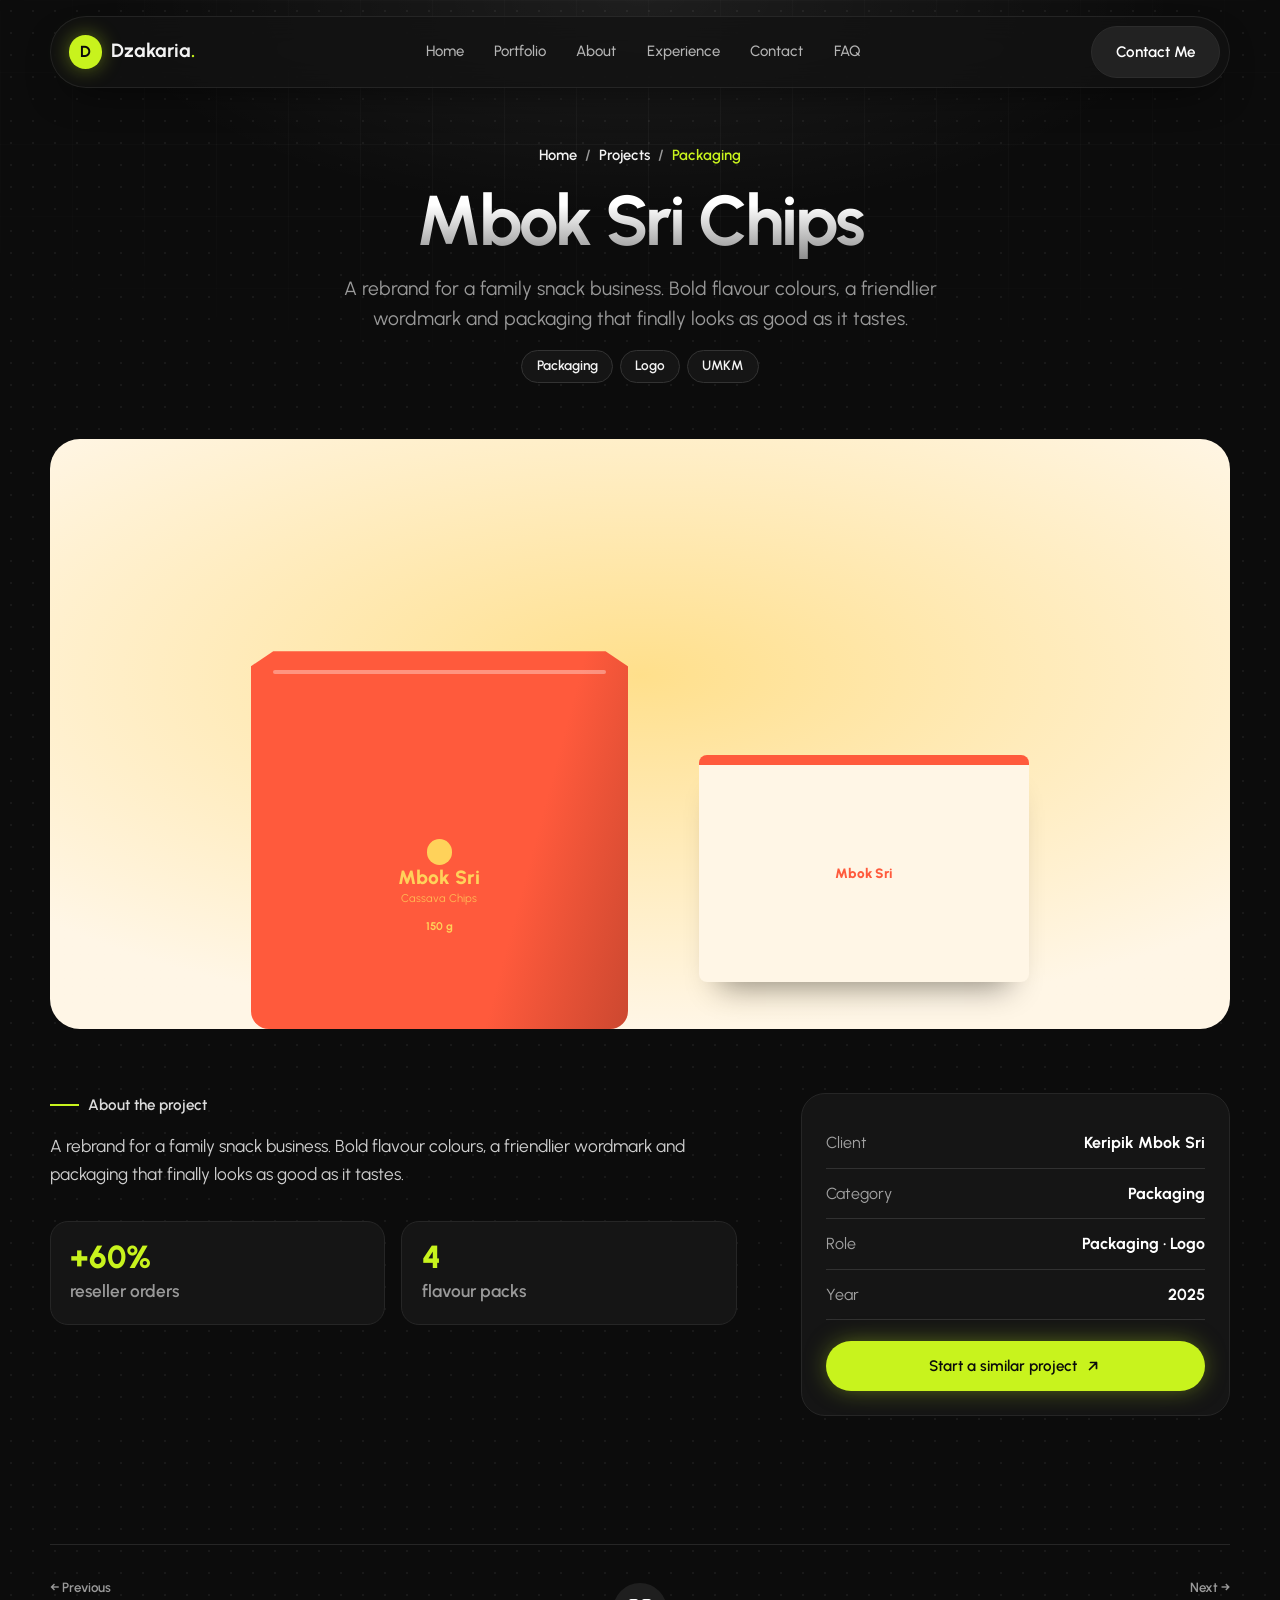
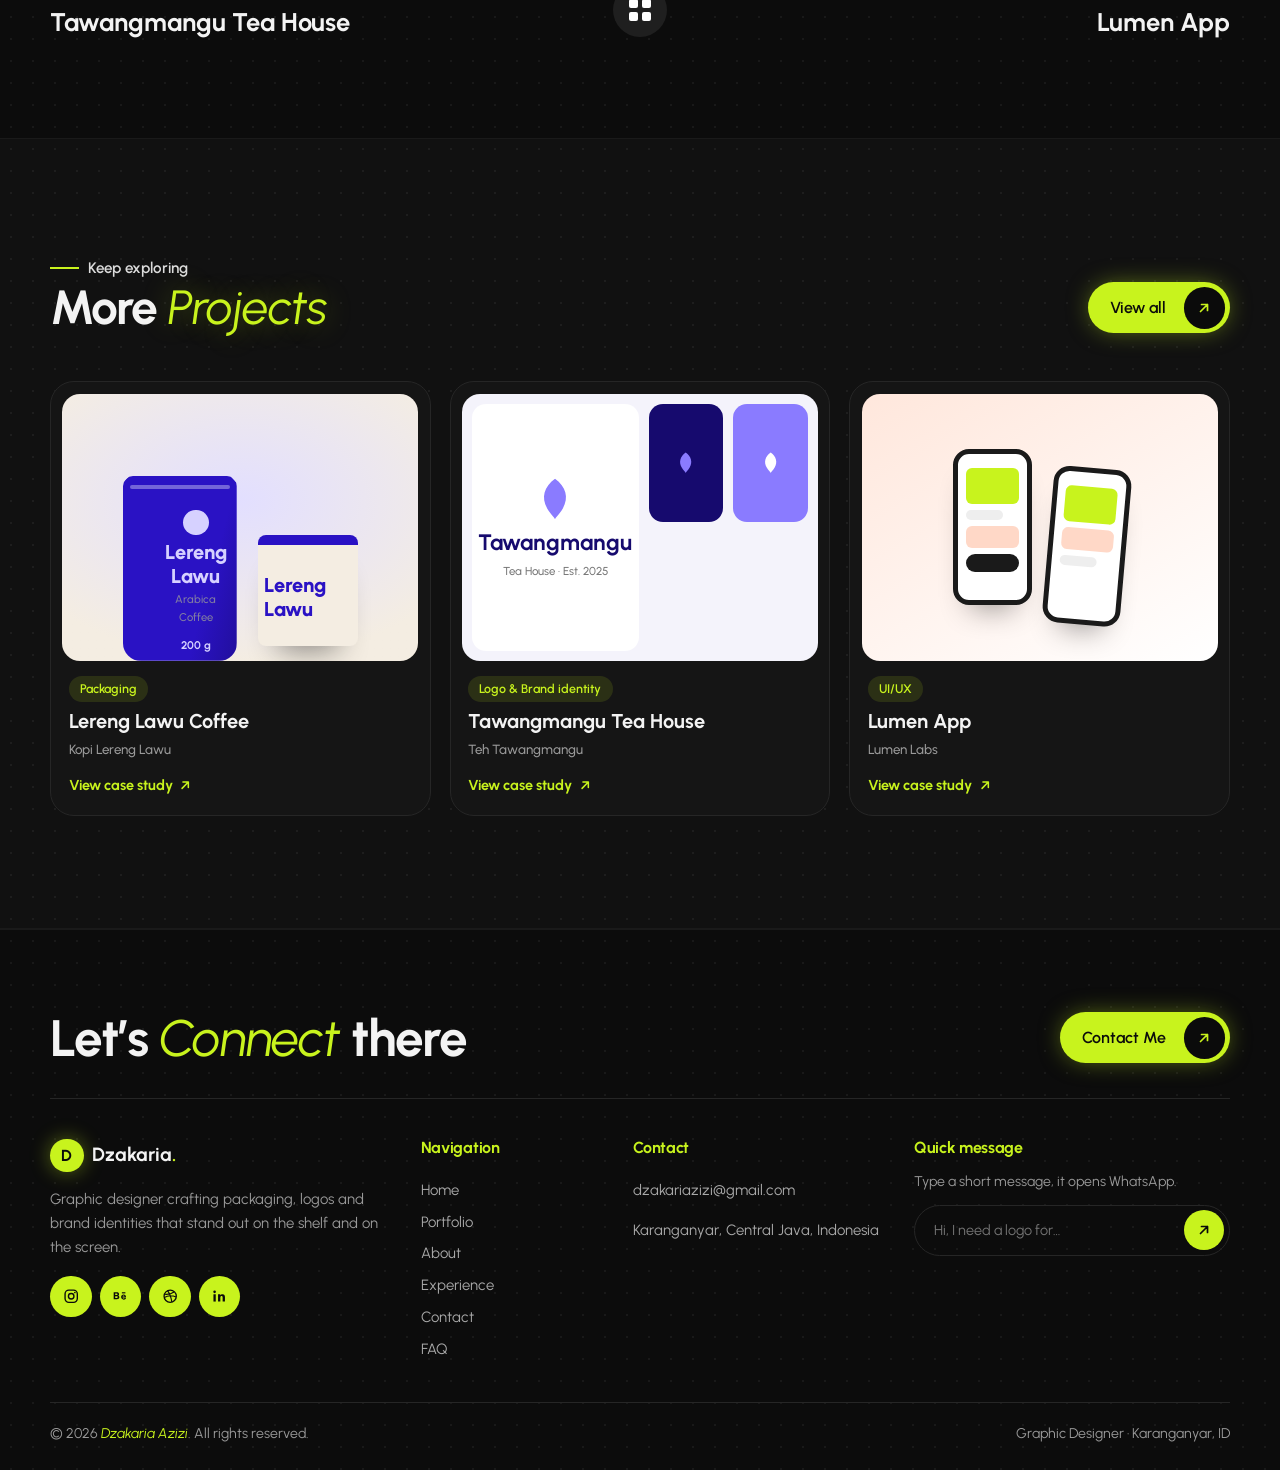
<file: docs/project-keripik-mbok-sri.html>
<!doctype html>
<html lang="en" class="no-js" data-static>
<head>
    <meta charset="utf-8">
    <meta name="viewport" content="width=device-width, initial-scale=1">
    <title>Mbok Sri Chips — Dzakaria Azizi</title>
    <meta name="description" content="A rebrand for a family snack business. Bold flavour colours, a friendlier wordmark and packaging that finally looks as good as it tastes.">
    <meta name="theme-color" content="#0c0c0c">
    <meta property="og:title" content="Dzakaria Azizi — Graphic Designer">
    <meta property="og:description" content="Portfolio Dzakaria Azizi, graphic designer dari Karanganyar: desain kemasan, logo &amp; identitas brand, dan UI/UX.">
    <link rel="icon" href="img/favicon.svg" type="image/svg+xml">
    <link rel="preconnect" href="https://fonts.googleapis.com">
    <link rel="preconnect" href="https://fonts.gstatic.com" crossorigin>
    <link href="https://fonts.googleapis.com/css2?family=Urbanist:ital,wght@0,400;0,500;0,600;0,700;0,800;1,300;1,400;1,500&family=Caveat:wght@600&display=swap" rel="stylesheet">
    <link rel="stylesheet" href="assets/v3.css?v=1795648300">
    <script>document.documentElement.classList.replace('no-js', 'js');</script>
</head>
<body>

<a class="skip" href="#main">Skip to content</a>

<!-- ============ HEADER ============ -->
<header class="hdr" data-hdr>
    <div class="hdr__in">
        <a class="logo" href="./#home" aria-label="Dzakaria Azizi, back to top"><span class="logo__mark">D</span><span>Dzakaria<i>.</i></span></a>
        <nav class="hdr__nav" aria-label="Main">
            <a href="./#home">Home</a><a href="./#portfolio">Portfolio</a><a href="./#about">About</a><a href="./#resume">Experience</a><a href="./#contact">Contact</a><a href="./#faq">FAQ</a>        </nav>
        <a class="btn btn--dark hdr__cta" href="./#contact">Contact Me</a>
        <button class="burger" type="button" aria-label="Open menu" aria-expanded="false" data-burger><span></span><span></span></button>
    </div>
    <nav class="mnav" data-mnav hidden aria-label="Mobile">
        <a href="./#home">Home</a><a href="./#portfolio">Portfolio</a><a href="./#about">About</a><a href="./#resume">Experience</a><a href="./#contact">Contact</a><a href="./#faq">FAQ</a>        <a href="./#contact" class="btn btn--accent">Contact Me</a>
    </nav>
</header>

<main id="main">

<section class="pagehead pagehead--project">
    <div class="hero__grid" aria-hidden="true"></div>
    <div class="wrap">
        <nav class="crumbs" aria-label="Breadcrumb"><a href="./">Home</a><span>/</span><a href="projects.html">Projects</a><span>/</span><a href="projects.html?cat=Packaging">Packaging</a></nav>
        <h1>Mbok Sri Chips</h1>
        <p class="pagehead__lead">A rebrand for a family snack business. Bold flavour colours, a friendlier wordmark and packaging that finally looks as good as it tastes.</p>
        <ul class="ptags"><li>Packaging</li><li>Logo</li><li>UMKM</li></ul>    </div>
</section>

<section class="detail">
    <div class="wrap">
                    <div class="detail__cover detail__cover--art"><div class="art art--pack" style="--c1:#ff5a3c;--c2:#ffd25a;--c3:#fff6e6"><span class="art-pouch"><i></i><b>Mbok Sri</b><small>Cassava Chips</small><em>150 g</em></span><span class="art-box"><b>Mbok Sri</b></span></div></div>
        
        <div class="detail__grid">
            <article class="detail__story">
                <span class="eyebrow">About the project</span>
                                    <p>A rebrand for a family snack business. Bold flavour colours, a friendlier wordmark and packaging that finally looks as good as it tastes.</p>
                
                                    <dl class="detail__metrics">
                        <div><dt>+60%</dt><dd>reseller orders</dd></div><div><dt>4</dt><dd>flavour packs</dd></div>                    </dl>
                            </article>

            <aside class="detail__info">
                <dl>
                    <div><dt>Client</dt><dd>Keripik Mbok Sri</dd></div>
                    <div><dt>Category</dt><dd>Packaging</dd></div>
                    <div><dt>Role</dt><dd>Packaging · Logo</dd></div>                    <div><dt>Year</dt><dd>2025</dd></div>                                    </dl>
                <a class="btn btn--accent" href="mailto:dzakariazizi@gmail.com" target="_blank" rel="noopener">Start a similar project <svg viewBox="0 0 16 16" aria-hidden="true"><path d="M4.5 11.5 11.5 4.5M5.5 4.5h6v6" fill="none" stroke="currentColor" stroke-width="1.7" stroke-linecap="round" stroke-linejoin="round"/></svg></a>
                            </aside>
        </div>

        
        <nav class="pnav" aria-label="More projects">
            <a href="project-teh-tawangmangu.html" class="pnav__prev"><small>← Previous</small><b>Tawangmangu Tea House</b></a>
            <a href="projects.html" class="pnav__all" aria-label="All projects"><span></span><span></span><span></span><span></span></a>
            <a href="project-lumen-app.html" class="pnav__next"><small>Next →</small><b>Lumen App</b></a>
        </nav>
    </div>
</section>

<section class="sec sec--soft">
    <div class="wrap">
        <header class="shead shead--row reveal">
            <div><span class="eyebrow">Keep exploring</span><h2>More <em>Projects</em></h2></div>
            <a class="pillbtn" href="projects.html"><span>View all</span><i><svg viewBox="0 0 16 16" aria-hidden="true"><path d="M4.5 11.5 11.5 4.5M5.5 4.5h6v6" fill="none" stroke="currentColor" stroke-width="1.7" stroke-linecap="round" stroke-linejoin="round"/></svg></i></a>
        </header>
        <div class="cards">
                            <a class="pcard reveal" href="project-kopi-lereng-lawu.html" style="--i:0">
                    <span class="pcard__art"><div class="art art--pack" style="--c1:#2a12c4;--c2:#d6d1ff;--c3:#f4ede2"><span class="art-pouch"><i></i><b>Lereng Lawu</b><small>Arabica Coffee</small><em>200 g</em></span><span class="art-box"><b>Lereng Lawu</b></span></div></span>
                    <span class="pcard__cat">Packaging</span>
                    <b>Lereng Lawu Coffee</b>
                    <small>Kopi Lereng Lawu</small>
                    <span class="pcard__more">View case study <svg viewBox="0 0 16 16" aria-hidden="true"><path d="M4.5 11.5 11.5 4.5M5.5 4.5h6v6" fill="none" stroke="currentColor" stroke-width="1.7" stroke-linecap="round" stroke-linejoin="round"/></svg></span>
                </a>
                            <a class="pcard reveal" href="project-teh-tawangmangu.html" style="--i:1">
                    <span class="pcard__art"><div class="art art--brand" style="--c1:#160a6e;--c2:#8a7bff;--c3:#f4f3fb;--c4:#ff8fb7"><span class="t1"><svg viewBox="0 0 64 64" aria-hidden="true"><path d="M32 6c14 10 18 24 10 38-4 7-10 12-10 14 0-2-6-7-10-14C14 30 18 16 32 6Z" fill="currentColor"/></svg><b>Tawangmangu</b><small>Tea House · Est. 2025</small></span><span class="t2"><svg viewBox="0 0 64 64" aria-hidden="true"><path d="M32 6c14 10 18 24 10 38-4 7-10 12-10 14 0-2-6-7-10-14C14 30 18 16 32 6Z" fill="currentColor"/></svg></span><span class="t3"><svg viewBox="0 0 64 64" aria-hidden="true"><path d="M32 6c14 10 18 24 10 38-4 7-10 12-10 14 0-2-6-7-10-14C14 30 18 16 32 6Z" fill="currentColor"/></svg></span><span class="t4"><i></i><i></i><i></i><i></i></span></div></span>
                    <span class="pcard__cat">Logo &amp; Brand identity</span>
                    <b>Tawangmangu Tea House</b>
                    <small>Teh Tawangmangu</small>
                    <span class="pcard__more">View case study <svg viewBox="0 0 16 16" aria-hidden="true"><path d="M4.5 11.5 11.5 4.5M5.5 4.5h6v6" fill="none" stroke="currentColor" stroke-width="1.7" stroke-linecap="round" stroke-linejoin="round"/></svg></span>
                </a>
                            <a class="pcard reveal" href="project-lumen-app.html" style="--i:2">
                    <span class="pcard__art"><div class="art art--ui"><span class="ph"><i class="a"></i><i class="b"></i><i class="c"></i><i class="d"></i></span><span class="ph ph--2"><i class="a"></i><i class="c"></i><i class="b"></i></span></div></span>
                    <span class="pcard__cat">UI/UX</span>
                    <b>Lumen App</b>
                    <small>Lumen Labs</small>
                    <span class="pcard__more">View case study <svg viewBox="0 0 16 16" aria-hidden="true"><path d="M4.5 11.5 11.5 4.5M5.5 4.5h6v6" fill="none" stroke="currentColor" stroke-width="1.7" stroke-linecap="round" stroke-linejoin="round"/></svg></span>
                </a>
                    </div>
    </div>
</section>

</main>

<!-- ============ FOOTER ============ -->
<footer class="ftr">
    <div class="wrap">
        <div class="ftr__top">
            <h2>Let’s <em>Connect</em> there</h2>
            <a class="pillbtn" href="./#contact"><span>Contact Me</span><i><svg viewBox="0 0 16 16" aria-hidden="true"><path d="M4.5 11.5 11.5 4.5M5.5 4.5h6v6" fill="none" stroke="currentColor" stroke-width="1.7" stroke-linecap="round" stroke-linejoin="round"/></svg></i></a>
        </div>
        <div class="ftr__grid">
            <div class="ftr__brand">
                <a class="logo" href="./#home"><span class="logo__mark">D</span><span>Dzakaria<i>.</i></span></a>
                <p>Graphic designer crafting packaging, logos and brand identities that stand out on the shelf and on the screen.</p>
                <div class="socials socials--accent">
                                            <a href="#" aria-label="Instagram" ><svg viewBox="0 0 24 24" aria-hidden="true"><rect x="4" y="4" width="16" height="16" rx="5" fill="none" stroke="currentColor" stroke-width="1.8"/><circle cx="12" cy="12" r="3.6" fill="none" stroke="currentColor" stroke-width="1.8"/><circle cx="16.8" cy="7.2" r="1.1" fill="currentColor"/></svg></a>
                                            <a href="#" aria-label="Behance" ><svg viewBox="0 0 24 24" aria-hidden="true"><path d="M3.5 7h4.2c1.7 0 2.8.9 2.8 2.3 0 1-.6 1.6-1.3 1.9 1 .3 1.7 1.1 1.7 2.3 0 1.7-1.3 2.5-3.1 2.5H3.5Zm2 3.5h2c.7 0 1.1-.4 1.1-1s-.4-.9-1.1-.9h-2Zm0 3.8h2.2c.8 0 1.3-.4 1.3-1.1s-.5-1.1-1.3-1.1H5.5Z" fill="currentColor"/><path d="M14.2 7.6h4.6" stroke="currentColor" stroke-width="1.5"/><path d="M13.2 13.2c0-2 1.4-3.5 3.3-3.5s3.1 1.4 3.1 3.6v.4h-4.5c.1.9.7 1.4 1.6 1.4.6 0 1-.2 1.3-.6h1.6c-.4 1.3-1.5 2-2.9 2-2 0-3.5-1.4-3.5-3.3Zm4.5-.7c-.1-.8-.6-1.3-1.3-1.3s-1.2.5-1.3 1.3Z" fill="currentColor"/></svg></a>
                                            <a href="#" aria-label="Dribbble" ><svg viewBox="0 0 24 24" aria-hidden="true"><circle cx="12" cy="12" r="8" fill="none" stroke="currentColor" stroke-width="1.7"/><path d="M5 9.5c4 .4 8.5-.4 12-3M8.5 4.8c2.6 3.4 4.6 8.4 5.6 14.6M4.3 13.6c4.4-2.4 10-2.8 15.4-.6" fill="none" stroke="currentColor" stroke-width="1.5"/></svg></a>
                                            <a href="#" aria-label="LinkedIn" ><svg viewBox="0 0 24 24" aria-hidden="true"><rect x="4.5" y="9.5" width="3" height="9.5" fill="currentColor"/><circle cx="6" cy="6.3" r="1.7" fill="currentColor"/><path d="M10.5 9.5h2.9v1.4c.5-.9 1.6-1.6 3-1.6 2.2 0 3.1 1.4 3.1 3.9V19h-3v-5.2c0-1.2-.4-1.9-1.4-1.9s-1.6.7-1.6 1.9V19h-3Z" fill="currentColor"/></svg></a>
                                    </div>
            </div>
            <nav aria-label="Footer">
                <h3>Navigation</h3>
                <a href="./#home">Home</a><a href="./#portfolio">Portfolio</a><a href="./#about">About</a><a href="./#resume">Experience</a><a href="./#contact">Contact</a><a href="./#faq">FAQ</a>            </nav>
            <div>
                <h3>Contact</h3>
                <a href="mailto:dzakariazizi@gmail.com">dzakariazizi@gmail.com</a>
                <span></span>
                <span>Karanganyar, Central Java, Indonesia</span>
            </div>
            <form class="ftr__wa" data-wa="" data-mail="dzakariazizi@gmail.com">
                <h3>Quick message</h3>
                <p>Type a short message, it opens WhatsApp.</p>
                <div><input name="q" maxlength="300" placeholder="Hi, I need a logo for…" aria-label="Quick message"><button type="submit" aria-label="Send"><svg viewBox="0 0 16 16" aria-hidden="true"><path d="M4.5 11.5 11.5 4.5M5.5 4.5h6v6" fill="none" stroke="currentColor" stroke-width="1.7" stroke-linecap="round" stroke-linejoin="round"/></svg></button></div>
            </form>
        </div>
        <div class="ftr__bot">
            <span>© 2026 <em>Dzakaria Azizi</em>. All rights reserved.</span>
            <span>Graphic Designer · Karanganyar, ID</span>
        </div>
    </div>
</footer>

<a class="totop" href="#" aria-label="Back to top" data-totop>↑</a>

<div class="lb" data-lb hidden role="dialog" aria-modal="true" aria-label="Image viewer">
    <button class="lb__x" type="button" aria-label="Close" data-lb-close>✕</button>
    <button class="lb__nav lb__nav--prev" type="button" aria-label="Previous image" data-lb-prev>←</button>
    <figure><img alt="" data-lb-img><figcaption data-lb-cap></figcaption></figure>
    <button class="lb__nav lb__nav--next" type="button" aria-label="Next image" data-lb-next>→</button>
</div>

<script src="assets/v3.js?v=1795690453" defer></script>
</body>
</html>
</file>
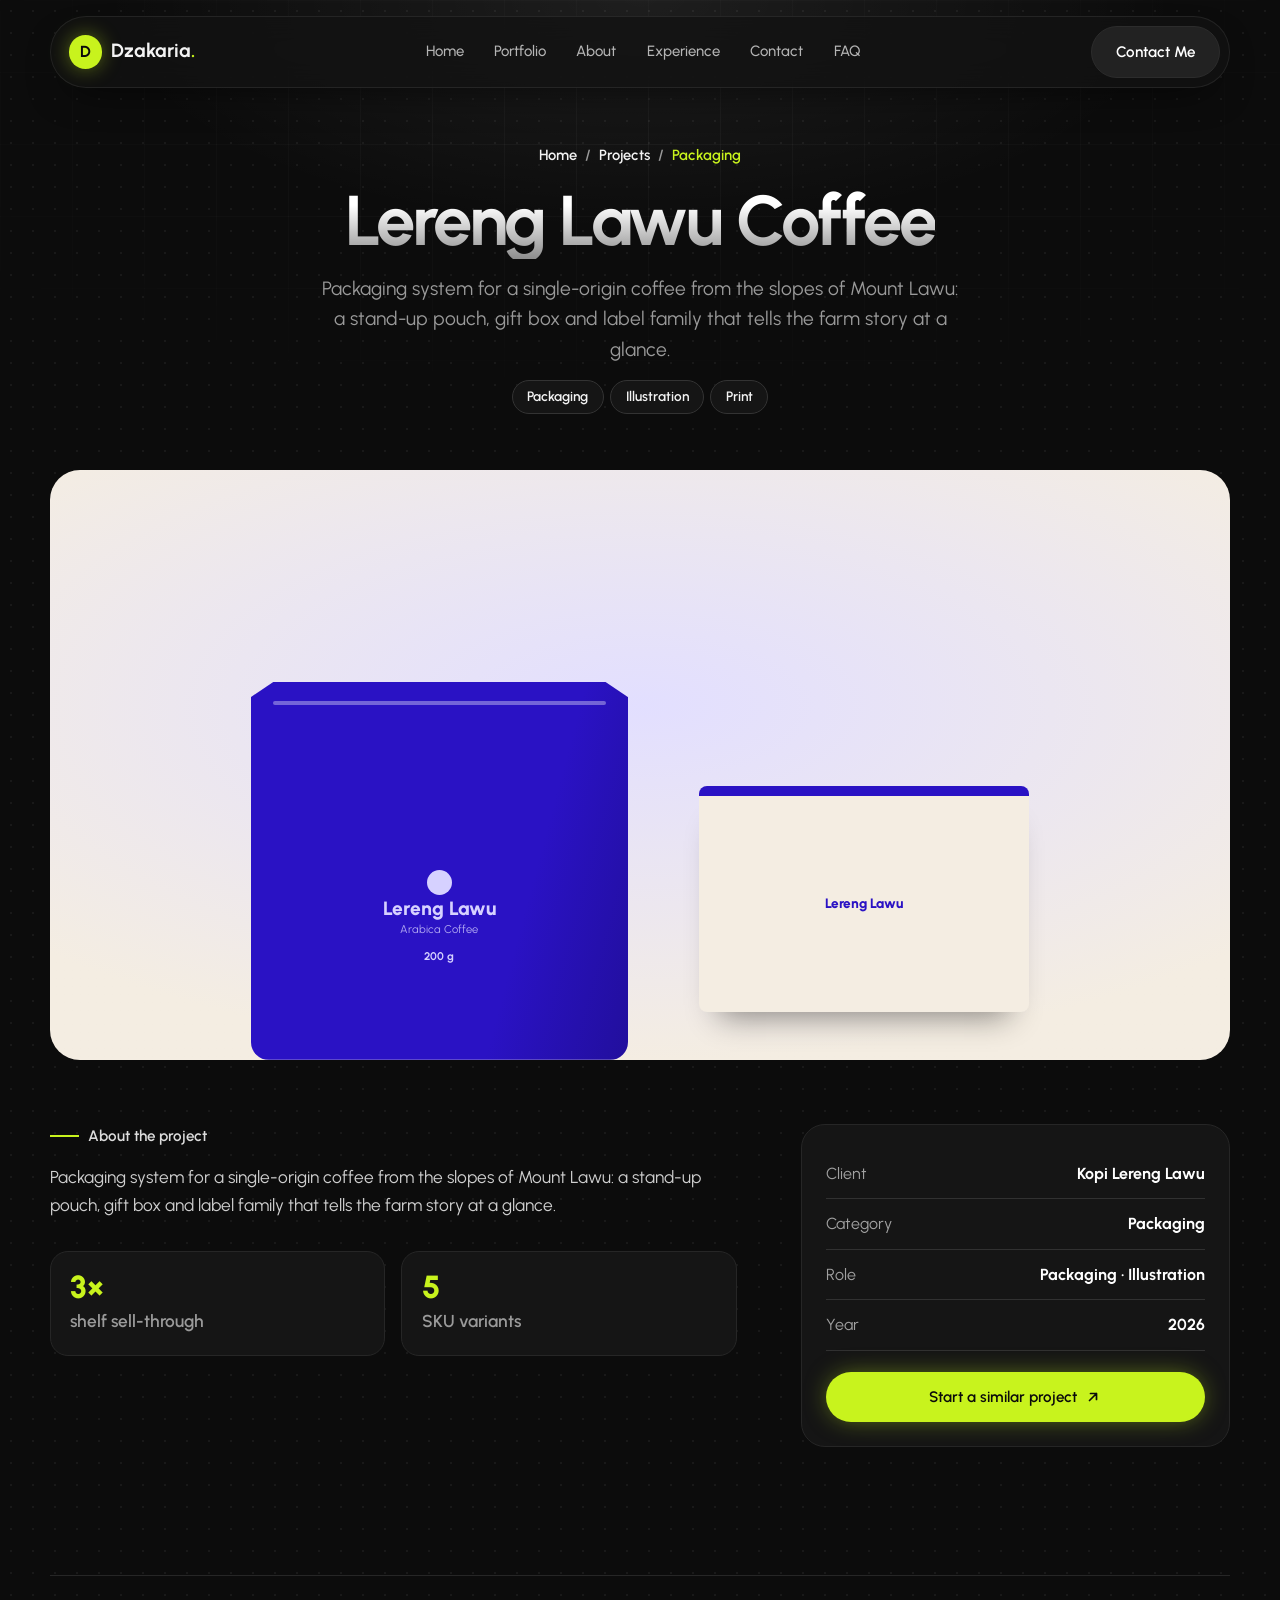
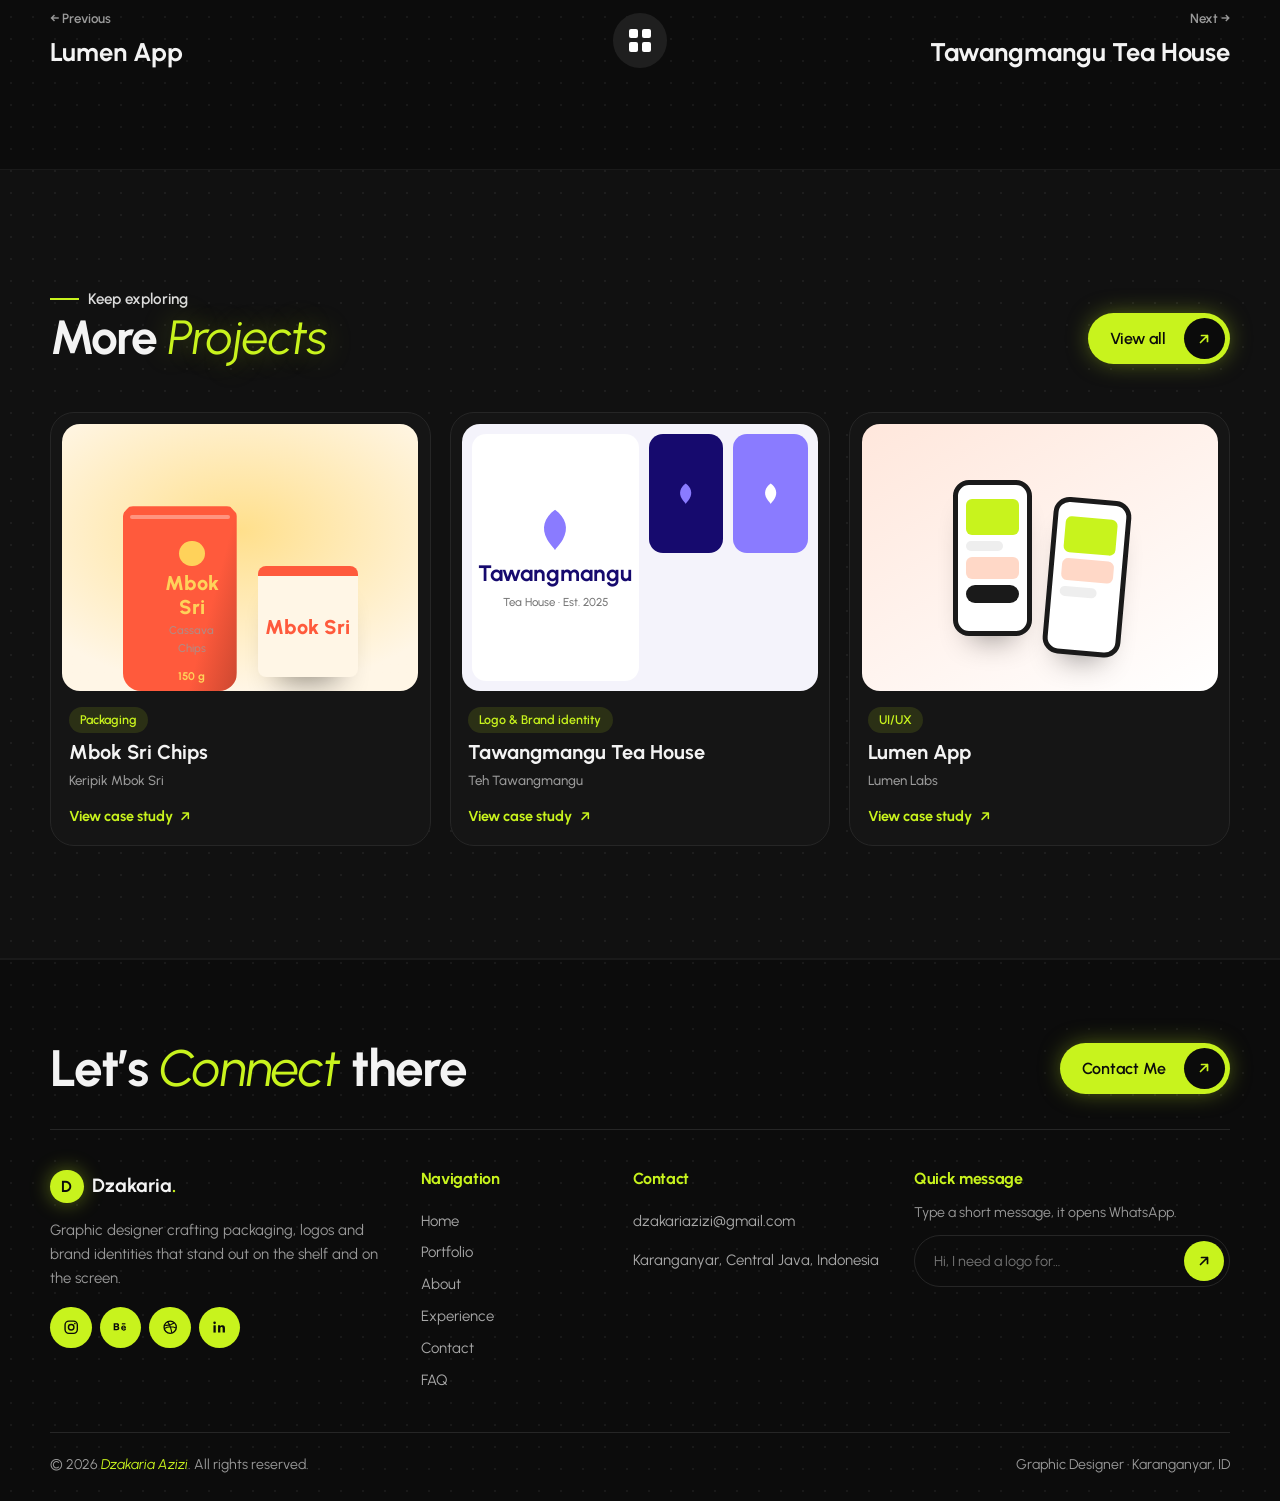
<file: docs/project-kopi-lereng-lawu.html>
<!doctype html>
<html lang="en" class="no-js" data-static>
<head>
    <meta charset="utf-8">
    <meta name="viewport" content="width=device-width, initial-scale=1">
    <title>Lereng Lawu Coffee — Dzakaria Azizi</title>
    <meta name="description" content="Packaging system for a single-origin coffee from the slopes of Mount Lawu: a stand-up pouch, gift box and label family that tells the farm story at a glance.">
    <meta name="theme-color" content="#0c0c0c">
    <meta property="og:title" content="Dzakaria Azizi — Graphic Designer">
    <meta property="og:description" content="Portfolio Dzakaria Azizi, graphic designer dari Karanganyar: desain kemasan, logo &amp; identitas brand, dan UI/UX.">
    <link rel="icon" href="img/favicon.svg" type="image/svg+xml">
    <link rel="preconnect" href="https://fonts.googleapis.com">
    <link rel="preconnect" href="https://fonts.gstatic.com" crossorigin>
    <link href="https://fonts.googleapis.com/css2?family=Urbanist:ital,wght@0,400;0,500;0,600;0,700;0,800;1,300;1,400;1,500&family=Caveat:wght@600&display=swap" rel="stylesheet">
    <link rel="stylesheet" href="assets/v3.css?v=1795648300">
    <script>document.documentElement.classList.replace('no-js', 'js');</script>
</head>
<body>

<a class="skip" href="#main">Skip to content</a>

<!-- ============ HEADER ============ -->
<header class="hdr" data-hdr>
    <div class="hdr__in">
        <a class="logo" href="./#home" aria-label="Dzakaria Azizi, back to top"><span class="logo__mark">D</span><span>Dzakaria<i>.</i></span></a>
        <nav class="hdr__nav" aria-label="Main">
            <a href="./#home">Home</a><a href="./#portfolio">Portfolio</a><a href="./#about">About</a><a href="./#resume">Experience</a><a href="./#contact">Contact</a><a href="./#faq">FAQ</a>        </nav>
        <a class="btn btn--dark hdr__cta" href="./#contact">Contact Me</a>
        <button class="burger" type="button" aria-label="Open menu" aria-expanded="false" data-burger><span></span><span></span></button>
    </div>
    <nav class="mnav" data-mnav hidden aria-label="Mobile">
        <a href="./#home">Home</a><a href="./#portfolio">Portfolio</a><a href="./#about">About</a><a href="./#resume">Experience</a><a href="./#contact">Contact</a><a href="./#faq">FAQ</a>        <a href="./#contact" class="btn btn--accent">Contact Me</a>
    </nav>
</header>

<main id="main">

<section class="pagehead pagehead--project">
    <div class="hero__grid" aria-hidden="true"></div>
    <div class="wrap">
        <nav class="crumbs" aria-label="Breadcrumb"><a href="./">Home</a><span>/</span><a href="projects.html">Projects</a><span>/</span><a href="projects.html?cat=Packaging">Packaging</a></nav>
        <h1>Lereng Lawu Coffee</h1>
        <p class="pagehead__lead">Packaging system for a single-origin coffee from the slopes of Mount Lawu: a stand-up pouch, gift box and label family that tells the farm story at a glance.</p>
        <ul class="ptags"><li>Packaging</li><li>Illustration</li><li>Print</li></ul>    </div>
</section>

<section class="detail">
    <div class="wrap">
                    <div class="detail__cover detail__cover--art"><div class="art art--pack" style="--c1:#2a12c4;--c2:#d6d1ff;--c3:#f4ede2"><span class="art-pouch"><i></i><b>Lereng Lawu</b><small>Arabica Coffee</small><em>200 g</em></span><span class="art-box"><b>Lereng Lawu</b></span></div></div>
        
        <div class="detail__grid">
            <article class="detail__story">
                <span class="eyebrow">About the project</span>
                                    <p>Packaging system for a single-origin coffee from the slopes of Mount Lawu: a stand-up pouch, gift box and label family that tells the farm story at a glance.</p>
                
                                    <dl class="detail__metrics">
                        <div><dt>3×</dt><dd>shelf sell-through</dd></div><div><dt>5</dt><dd>SKU variants</dd></div>                    </dl>
                            </article>

            <aside class="detail__info">
                <dl>
                    <div><dt>Client</dt><dd>Kopi Lereng Lawu</dd></div>
                    <div><dt>Category</dt><dd>Packaging</dd></div>
                    <div><dt>Role</dt><dd>Packaging · Illustration</dd></div>                    <div><dt>Year</dt><dd>2026</dd></div>                                    </dl>
                <a class="btn btn--accent" href="mailto:dzakariazizi@gmail.com" target="_blank" rel="noopener">Start a similar project <svg viewBox="0 0 16 16" aria-hidden="true"><path d="M4.5 11.5 11.5 4.5M5.5 4.5h6v6" fill="none" stroke="currentColor" stroke-width="1.7" stroke-linecap="round" stroke-linejoin="round"/></svg></a>
                            </aside>
        </div>

        
        <nav class="pnav" aria-label="More projects">
            <a href="project-lumen-app.html" class="pnav__prev"><small>← Previous</small><b>Lumen App</b></a>
            <a href="projects.html" class="pnav__all" aria-label="All projects"><span></span><span></span><span></span><span></span></a>
            <a href="project-teh-tawangmangu.html" class="pnav__next"><small>Next →</small><b>Tawangmangu Tea House</b></a>
        </nav>
    </div>
</section>

<section class="sec sec--soft">
    <div class="wrap">
        <header class="shead shead--row reveal">
            <div><span class="eyebrow">Keep exploring</span><h2>More <em>Projects</em></h2></div>
            <a class="pillbtn" href="projects.html"><span>View all</span><i><svg viewBox="0 0 16 16" aria-hidden="true"><path d="M4.5 11.5 11.5 4.5M5.5 4.5h6v6" fill="none" stroke="currentColor" stroke-width="1.7" stroke-linecap="round" stroke-linejoin="round"/></svg></i></a>
        </header>
        <div class="cards">
                            <a class="pcard reveal" href="project-keripik-mbok-sri.html" style="--i:0">
                    <span class="pcard__art"><div class="art art--pack" style="--c1:#ff5a3c;--c2:#ffd25a;--c3:#fff6e6"><span class="art-pouch"><i></i><b>Mbok Sri</b><small>Cassava Chips</small><em>150 g</em></span><span class="art-box"><b>Mbok Sri</b></span></div></span>
                    <span class="pcard__cat">Packaging</span>
                    <b>Mbok Sri Chips</b>
                    <small>Keripik Mbok Sri</small>
                    <span class="pcard__more">View case study <svg viewBox="0 0 16 16" aria-hidden="true"><path d="M4.5 11.5 11.5 4.5M5.5 4.5h6v6" fill="none" stroke="currentColor" stroke-width="1.7" stroke-linecap="round" stroke-linejoin="round"/></svg></span>
                </a>
                            <a class="pcard reveal" href="project-teh-tawangmangu.html" style="--i:1">
                    <span class="pcard__art"><div class="art art--brand" style="--c1:#160a6e;--c2:#8a7bff;--c3:#f4f3fb;--c4:#ff8fb7"><span class="t1"><svg viewBox="0 0 64 64" aria-hidden="true"><path d="M32 6c14 10 18 24 10 38-4 7-10 12-10 14 0-2-6-7-10-14C14 30 18 16 32 6Z" fill="currentColor"/></svg><b>Tawangmangu</b><small>Tea House · Est. 2025</small></span><span class="t2"><svg viewBox="0 0 64 64" aria-hidden="true"><path d="M32 6c14 10 18 24 10 38-4 7-10 12-10 14 0-2-6-7-10-14C14 30 18 16 32 6Z" fill="currentColor"/></svg></span><span class="t3"><svg viewBox="0 0 64 64" aria-hidden="true"><path d="M32 6c14 10 18 24 10 38-4 7-10 12-10 14 0-2-6-7-10-14C14 30 18 16 32 6Z" fill="currentColor"/></svg></span><span class="t4"><i></i><i></i><i></i><i></i></span></div></span>
                    <span class="pcard__cat">Logo &amp; Brand identity</span>
                    <b>Tawangmangu Tea House</b>
                    <small>Teh Tawangmangu</small>
                    <span class="pcard__more">View case study <svg viewBox="0 0 16 16" aria-hidden="true"><path d="M4.5 11.5 11.5 4.5M5.5 4.5h6v6" fill="none" stroke="currentColor" stroke-width="1.7" stroke-linecap="round" stroke-linejoin="round"/></svg></span>
                </a>
                            <a class="pcard reveal" href="project-lumen-app.html" style="--i:2">
                    <span class="pcard__art"><div class="art art--ui"><span class="ph"><i class="a"></i><i class="b"></i><i class="c"></i><i class="d"></i></span><span class="ph ph--2"><i class="a"></i><i class="c"></i><i class="b"></i></span></div></span>
                    <span class="pcard__cat">UI/UX</span>
                    <b>Lumen App</b>
                    <small>Lumen Labs</small>
                    <span class="pcard__more">View case study <svg viewBox="0 0 16 16" aria-hidden="true"><path d="M4.5 11.5 11.5 4.5M5.5 4.5h6v6" fill="none" stroke="currentColor" stroke-width="1.7" stroke-linecap="round" stroke-linejoin="round"/></svg></span>
                </a>
                    </div>
    </div>
</section>

</main>

<!-- ============ FOOTER ============ -->
<footer class="ftr">
    <div class="wrap">
        <div class="ftr__top">
            <h2>Let’s <em>Connect</em> there</h2>
            <a class="pillbtn" href="./#contact"><span>Contact Me</span><i><svg viewBox="0 0 16 16" aria-hidden="true"><path d="M4.5 11.5 11.5 4.5M5.5 4.5h6v6" fill="none" stroke="currentColor" stroke-width="1.7" stroke-linecap="round" stroke-linejoin="round"/></svg></i></a>
        </div>
        <div class="ftr__grid">
            <div class="ftr__brand">
                <a class="logo" href="./#home"><span class="logo__mark">D</span><span>Dzakaria<i>.</i></span></a>
                <p>Graphic designer crafting packaging, logos and brand identities that stand out on the shelf and on the screen.</p>
                <div class="socials socials--accent">
                                            <a href="#" aria-label="Instagram" ><svg viewBox="0 0 24 24" aria-hidden="true"><rect x="4" y="4" width="16" height="16" rx="5" fill="none" stroke="currentColor" stroke-width="1.8"/><circle cx="12" cy="12" r="3.6" fill="none" stroke="currentColor" stroke-width="1.8"/><circle cx="16.8" cy="7.2" r="1.1" fill="currentColor"/></svg></a>
                                            <a href="#" aria-label="Behance" ><svg viewBox="0 0 24 24" aria-hidden="true"><path d="M3.5 7h4.2c1.7 0 2.8.9 2.8 2.3 0 1-.6 1.6-1.3 1.9 1 .3 1.7 1.1 1.7 2.3 0 1.7-1.3 2.5-3.1 2.5H3.5Zm2 3.5h2c.7 0 1.1-.4 1.1-1s-.4-.9-1.1-.9h-2Zm0 3.8h2.2c.8 0 1.3-.4 1.3-1.1s-.5-1.1-1.3-1.1H5.5Z" fill="currentColor"/><path d="M14.2 7.6h4.6" stroke="currentColor" stroke-width="1.5"/><path d="M13.2 13.2c0-2 1.4-3.5 3.3-3.5s3.1 1.4 3.1 3.6v.4h-4.5c.1.9.7 1.4 1.6 1.4.6 0 1-.2 1.3-.6h1.6c-.4 1.3-1.5 2-2.9 2-2 0-3.5-1.4-3.5-3.3Zm4.5-.7c-.1-.8-.6-1.3-1.3-1.3s-1.2.5-1.3 1.3Z" fill="currentColor"/></svg></a>
                                            <a href="#" aria-label="Dribbble" ><svg viewBox="0 0 24 24" aria-hidden="true"><circle cx="12" cy="12" r="8" fill="none" stroke="currentColor" stroke-width="1.7"/><path d="M5 9.5c4 .4 8.5-.4 12-3M8.5 4.8c2.6 3.4 4.6 8.4 5.6 14.6M4.3 13.6c4.4-2.4 10-2.8 15.4-.6" fill="none" stroke="currentColor" stroke-width="1.5"/></svg></a>
                                            <a href="#" aria-label="LinkedIn" ><svg viewBox="0 0 24 24" aria-hidden="true"><rect x="4.5" y="9.5" width="3" height="9.5" fill="currentColor"/><circle cx="6" cy="6.3" r="1.7" fill="currentColor"/><path d="M10.5 9.5h2.9v1.4c.5-.9 1.6-1.6 3-1.6 2.2 0 3.1 1.4 3.1 3.9V19h-3v-5.2c0-1.2-.4-1.9-1.4-1.9s-1.6.7-1.6 1.9V19h-3Z" fill="currentColor"/></svg></a>
                                    </div>
            </div>
            <nav aria-label="Footer">
                <h3>Navigation</h3>
                <a href="./#home">Home</a><a href="./#portfolio">Portfolio</a><a href="./#about">About</a><a href="./#resume">Experience</a><a href="./#contact">Contact</a><a href="./#faq">FAQ</a>            </nav>
            <div>
                <h3>Contact</h3>
                <a href="mailto:dzakariazizi@gmail.com">dzakariazizi@gmail.com</a>
                <span></span>
                <span>Karanganyar, Central Java, Indonesia</span>
            </div>
            <form class="ftr__wa" data-wa="" data-mail="dzakariazizi@gmail.com">
                <h3>Quick message</h3>
                <p>Type a short message, it opens WhatsApp.</p>
                <div><input name="q" maxlength="300" placeholder="Hi, I need a logo for…" aria-label="Quick message"><button type="submit" aria-label="Send"><svg viewBox="0 0 16 16" aria-hidden="true"><path d="M4.5 11.5 11.5 4.5M5.5 4.5h6v6" fill="none" stroke="currentColor" stroke-width="1.7" stroke-linecap="round" stroke-linejoin="round"/></svg></button></div>
            </form>
        </div>
        <div class="ftr__bot">
            <span>© 2026 <em>Dzakaria Azizi</em>. All rights reserved.</span>
            <span>Graphic Designer · Karanganyar, ID</span>
        </div>
    </div>
</footer>

<a class="totop" href="#" aria-label="Back to top" data-totop>↑</a>

<div class="lb" data-lb hidden role="dialog" aria-modal="true" aria-label="Image viewer">
    <button class="lb__x" type="button" aria-label="Close" data-lb-close>✕</button>
    <button class="lb__nav lb__nav--prev" type="button" aria-label="Previous image" data-lb-prev>←</button>
    <figure><img alt="" data-lb-img><figcaption data-lb-cap></figcaption></figure>
    <button class="lb__nav lb__nav--next" type="button" aria-label="Next image" data-lb-next>→</button>
</div>

<script src="assets/v3.js?v=1795690453" defer></script>
</body>
</html>
</file>
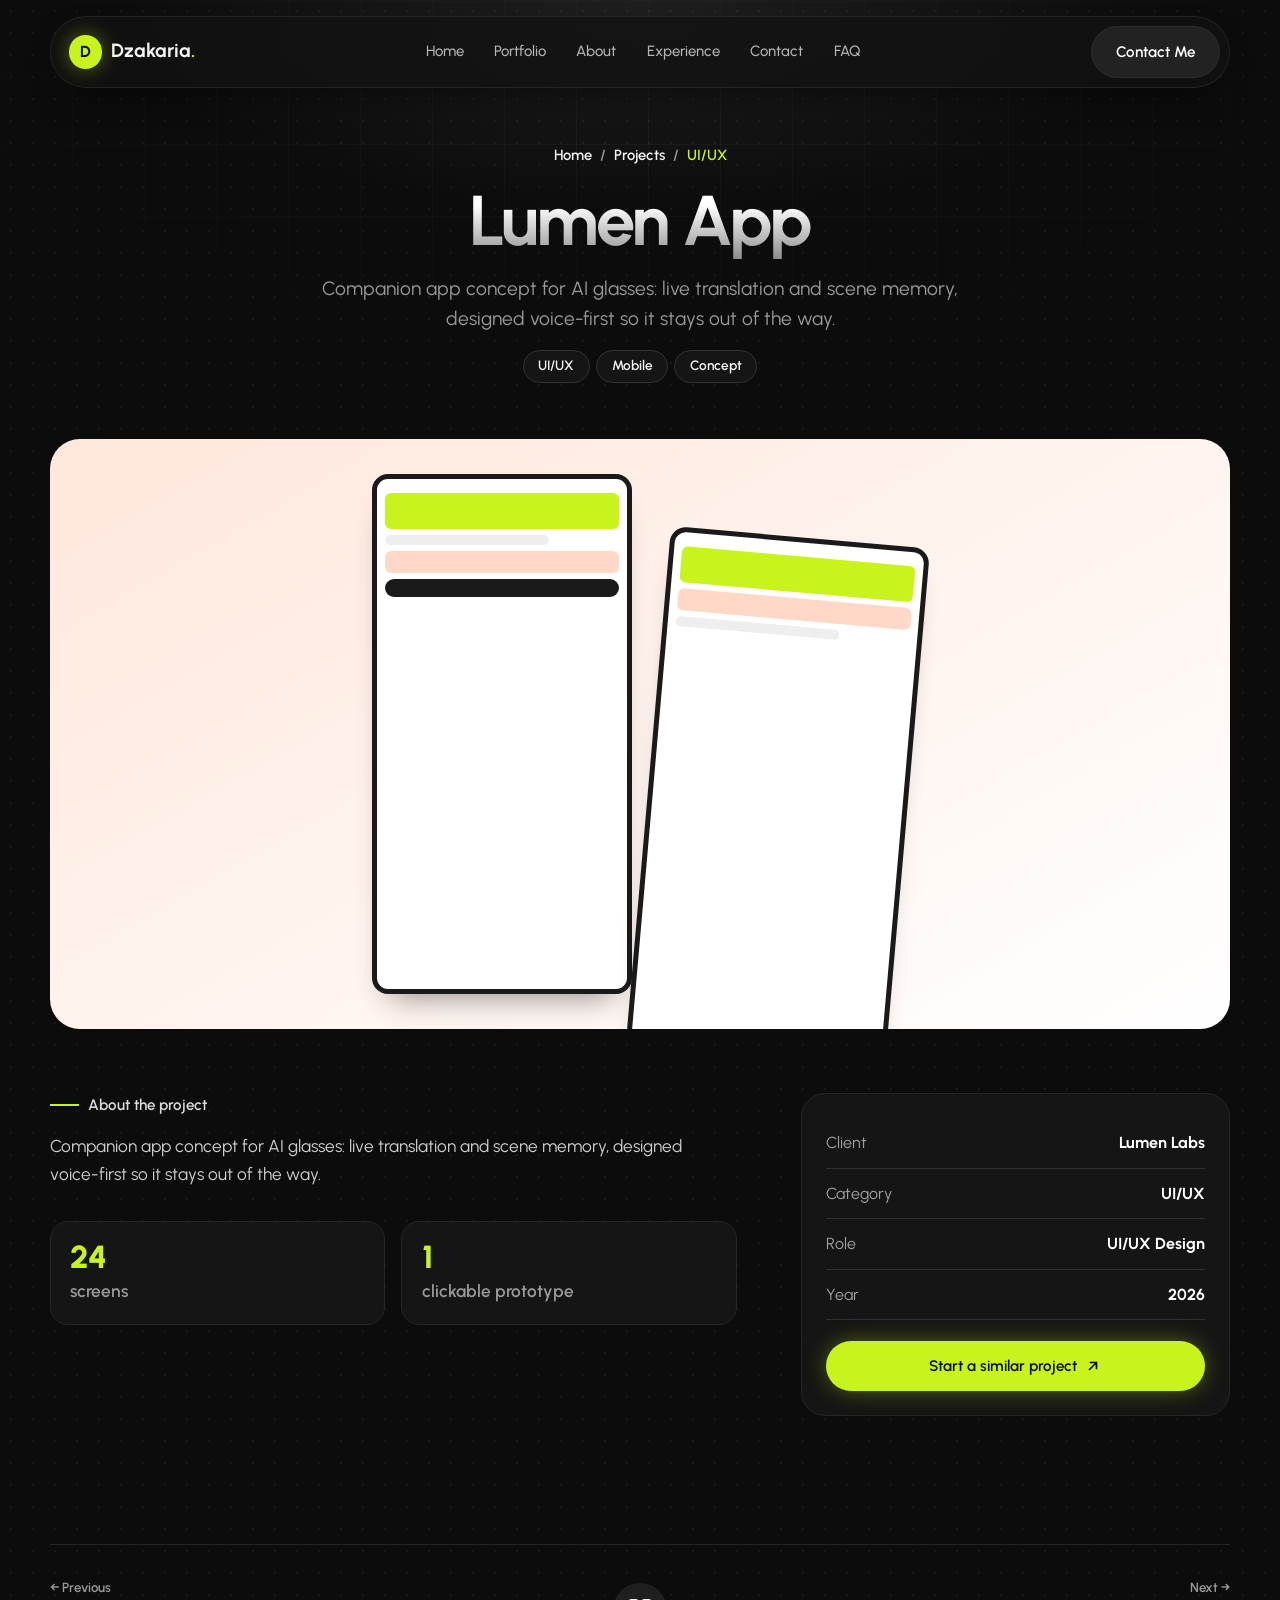
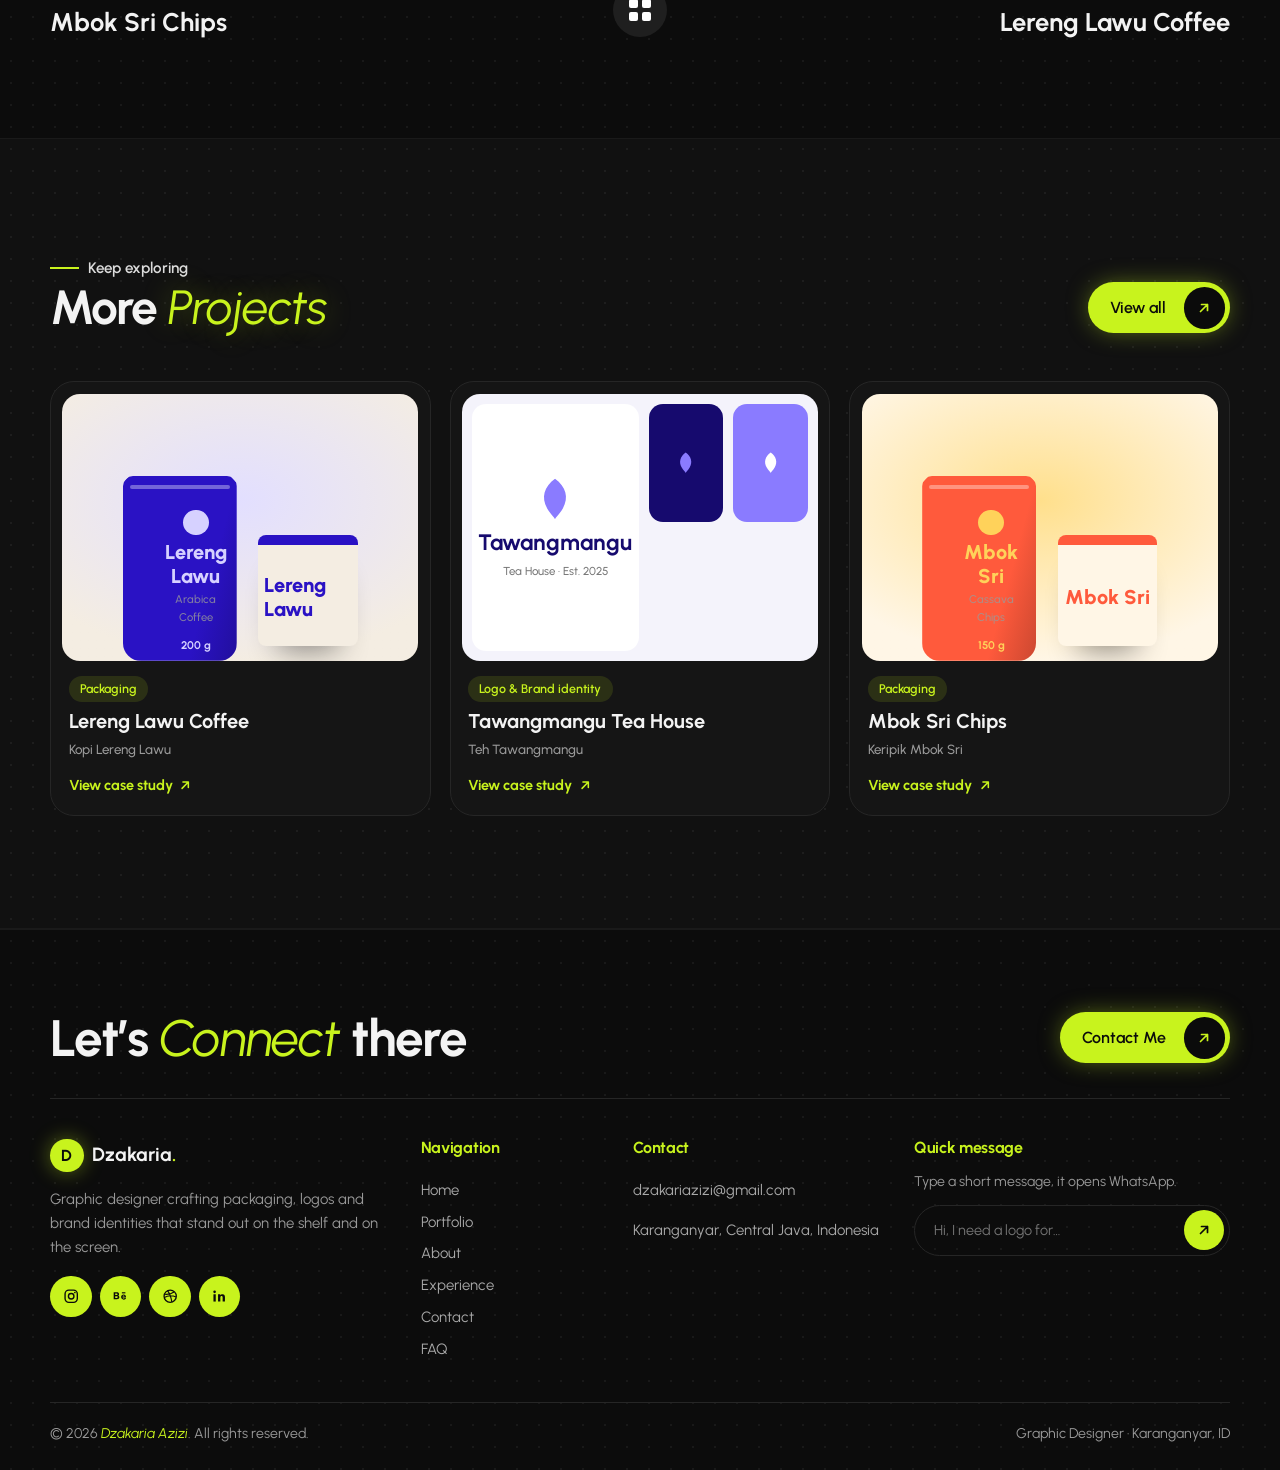
<file: docs/project-lumen-app.html>
<!doctype html>
<html lang="en" class="no-js" data-static>
<head>
    <meta charset="utf-8">
    <meta name="viewport" content="width=device-width, initial-scale=1">
    <title>Lumen App — Dzakaria Azizi</title>
    <meta name="description" content="Companion app concept for AI glasses: live translation and scene memory, designed voice-first so it stays out of the way.">
    <meta name="theme-color" content="#0c0c0c">
    <meta property="og:title" content="Dzakaria Azizi — Graphic Designer">
    <meta property="og:description" content="Portfolio Dzakaria Azizi, graphic designer dari Karanganyar: desain kemasan, logo &amp; identitas brand, dan UI/UX.">
    <link rel="icon" href="img/favicon.svg" type="image/svg+xml">
    <link rel="preconnect" href="https://fonts.googleapis.com">
    <link rel="preconnect" href="https://fonts.gstatic.com" crossorigin>
    <link href="https://fonts.googleapis.com/css2?family=Urbanist:ital,wght@0,400;0,500;0,600;0,700;0,800;1,300;1,400;1,500&family=Caveat:wght@600&display=swap" rel="stylesheet">
    <link rel="stylesheet" href="assets/v3.css?v=1795648300">
    <script>document.documentElement.classList.replace('no-js', 'js');</script>
</head>
<body>

<a class="skip" href="#main">Skip to content</a>

<!-- ============ HEADER ============ -->
<header class="hdr" data-hdr>
    <div class="hdr__in">
        <a class="logo" href="./#home" aria-label="Dzakaria Azizi, back to top"><span class="logo__mark">D</span><span>Dzakaria<i>.</i></span></a>
        <nav class="hdr__nav" aria-label="Main">
            <a href="./#home">Home</a><a href="./#portfolio">Portfolio</a><a href="./#about">About</a><a href="./#resume">Experience</a><a href="./#contact">Contact</a><a href="./#faq">FAQ</a>        </nav>
        <a class="btn btn--dark hdr__cta" href="./#contact">Contact Me</a>
        <button class="burger" type="button" aria-label="Open menu" aria-expanded="false" data-burger><span></span><span></span></button>
    </div>
    <nav class="mnav" data-mnav hidden aria-label="Mobile">
        <a href="./#home">Home</a><a href="./#portfolio">Portfolio</a><a href="./#about">About</a><a href="./#resume">Experience</a><a href="./#contact">Contact</a><a href="./#faq">FAQ</a>        <a href="./#contact" class="btn btn--accent">Contact Me</a>
    </nav>
</header>

<main id="main">

<section class="pagehead pagehead--project">
    <div class="hero__grid" aria-hidden="true"></div>
    <div class="wrap">
        <nav class="crumbs" aria-label="Breadcrumb"><a href="./">Home</a><span>/</span><a href="projects.html">Projects</a><span>/</span><a href="projects.html?cat=UI%2FUX">UI/UX</a></nav>
        <h1>Lumen App</h1>
        <p class="pagehead__lead">Companion app concept for AI glasses: live translation and scene memory, designed voice-first so it stays out of the way.</p>
        <ul class="ptags"><li>UI/UX</li><li>Mobile</li><li>Concept</li></ul>    </div>
</section>

<section class="detail">
    <div class="wrap">
                    <div class="detail__cover detail__cover--art"><div class="art art--ui"><span class="ph"><i class="a"></i><i class="b"></i><i class="c"></i><i class="d"></i></span><span class="ph ph--2"><i class="a"></i><i class="c"></i><i class="b"></i></span></div></div>
        
        <div class="detail__grid">
            <article class="detail__story">
                <span class="eyebrow">About the project</span>
                                    <p>Companion app concept for AI glasses: live translation and scene memory, designed voice-first so it stays out of the way.</p>
                
                                    <dl class="detail__metrics">
                        <div><dt>24</dt><dd>screens</dd></div><div><dt>1</dt><dd>clickable prototype</dd></div>                    </dl>
                            </article>

            <aside class="detail__info">
                <dl>
                    <div><dt>Client</dt><dd>Lumen Labs</dd></div>
                    <div><dt>Category</dt><dd>UI/UX</dd></div>
                    <div><dt>Role</dt><dd>UI/UX Design</dd></div>                    <div><dt>Year</dt><dd>2026</dd></div>                                    </dl>
                <a class="btn btn--accent" href="mailto:dzakariazizi@gmail.com" target="_blank" rel="noopener">Start a similar project <svg viewBox="0 0 16 16" aria-hidden="true"><path d="M4.5 11.5 11.5 4.5M5.5 4.5h6v6" fill="none" stroke="currentColor" stroke-width="1.7" stroke-linecap="round" stroke-linejoin="round"/></svg></a>
                            </aside>
        </div>

        
        <nav class="pnav" aria-label="More projects">
            <a href="project-keripik-mbok-sri.html" class="pnav__prev"><small>← Previous</small><b>Mbok Sri Chips</b></a>
            <a href="projects.html" class="pnav__all" aria-label="All projects"><span></span><span></span><span></span><span></span></a>
            <a href="project-kopi-lereng-lawu.html" class="pnav__next"><small>Next →</small><b>Lereng Lawu Coffee</b></a>
        </nav>
    </div>
</section>

<section class="sec sec--soft">
    <div class="wrap">
        <header class="shead shead--row reveal">
            <div><span class="eyebrow">Keep exploring</span><h2>More <em>Projects</em></h2></div>
            <a class="pillbtn" href="projects.html"><span>View all</span><i><svg viewBox="0 0 16 16" aria-hidden="true"><path d="M4.5 11.5 11.5 4.5M5.5 4.5h6v6" fill="none" stroke="currentColor" stroke-width="1.7" stroke-linecap="round" stroke-linejoin="round"/></svg></i></a>
        </header>
        <div class="cards">
                            <a class="pcard reveal" href="project-kopi-lereng-lawu.html" style="--i:0">
                    <span class="pcard__art"><div class="art art--pack" style="--c1:#2a12c4;--c2:#d6d1ff;--c3:#f4ede2"><span class="art-pouch"><i></i><b>Lereng Lawu</b><small>Arabica Coffee</small><em>200 g</em></span><span class="art-box"><b>Lereng Lawu</b></span></div></span>
                    <span class="pcard__cat">Packaging</span>
                    <b>Lereng Lawu Coffee</b>
                    <small>Kopi Lereng Lawu</small>
                    <span class="pcard__more">View case study <svg viewBox="0 0 16 16" aria-hidden="true"><path d="M4.5 11.5 11.5 4.5M5.5 4.5h6v6" fill="none" stroke="currentColor" stroke-width="1.7" stroke-linecap="round" stroke-linejoin="round"/></svg></span>
                </a>
                            <a class="pcard reveal" href="project-teh-tawangmangu.html" style="--i:1">
                    <span class="pcard__art"><div class="art art--brand" style="--c1:#160a6e;--c2:#8a7bff;--c3:#f4f3fb;--c4:#ff8fb7"><span class="t1"><svg viewBox="0 0 64 64" aria-hidden="true"><path d="M32 6c14 10 18 24 10 38-4 7-10 12-10 14 0-2-6-7-10-14C14 30 18 16 32 6Z" fill="currentColor"/></svg><b>Tawangmangu</b><small>Tea House · Est. 2025</small></span><span class="t2"><svg viewBox="0 0 64 64" aria-hidden="true"><path d="M32 6c14 10 18 24 10 38-4 7-10 12-10 14 0-2-6-7-10-14C14 30 18 16 32 6Z" fill="currentColor"/></svg></span><span class="t3"><svg viewBox="0 0 64 64" aria-hidden="true"><path d="M32 6c14 10 18 24 10 38-4 7-10 12-10 14 0-2-6-7-10-14C14 30 18 16 32 6Z" fill="currentColor"/></svg></span><span class="t4"><i></i><i></i><i></i><i></i></span></div></span>
                    <span class="pcard__cat">Logo &amp; Brand identity</span>
                    <b>Tawangmangu Tea House</b>
                    <small>Teh Tawangmangu</small>
                    <span class="pcard__more">View case study <svg viewBox="0 0 16 16" aria-hidden="true"><path d="M4.5 11.5 11.5 4.5M5.5 4.5h6v6" fill="none" stroke="currentColor" stroke-width="1.7" stroke-linecap="round" stroke-linejoin="round"/></svg></span>
                </a>
                            <a class="pcard reveal" href="project-keripik-mbok-sri.html" style="--i:2">
                    <span class="pcard__art"><div class="art art--pack" style="--c1:#ff5a3c;--c2:#ffd25a;--c3:#fff6e6"><span class="art-pouch"><i></i><b>Mbok Sri</b><small>Cassava Chips</small><em>150 g</em></span><span class="art-box"><b>Mbok Sri</b></span></div></span>
                    <span class="pcard__cat">Packaging</span>
                    <b>Mbok Sri Chips</b>
                    <small>Keripik Mbok Sri</small>
                    <span class="pcard__more">View case study <svg viewBox="0 0 16 16" aria-hidden="true"><path d="M4.5 11.5 11.5 4.5M5.5 4.5h6v6" fill="none" stroke="currentColor" stroke-width="1.7" stroke-linecap="round" stroke-linejoin="round"/></svg></span>
                </a>
                    </div>
    </div>
</section>

</main>

<!-- ============ FOOTER ============ -->
<footer class="ftr">
    <div class="wrap">
        <div class="ftr__top">
            <h2>Let’s <em>Connect</em> there</h2>
            <a class="pillbtn" href="./#contact"><span>Contact Me</span><i><svg viewBox="0 0 16 16" aria-hidden="true"><path d="M4.5 11.5 11.5 4.5M5.5 4.5h6v6" fill="none" stroke="currentColor" stroke-width="1.7" stroke-linecap="round" stroke-linejoin="round"/></svg></i></a>
        </div>
        <div class="ftr__grid">
            <div class="ftr__brand">
                <a class="logo" href="./#home"><span class="logo__mark">D</span><span>Dzakaria<i>.</i></span></a>
                <p>Graphic designer crafting packaging, logos and brand identities that stand out on the shelf and on the screen.</p>
                <div class="socials socials--accent">
                                            <a href="#" aria-label="Instagram" ><svg viewBox="0 0 24 24" aria-hidden="true"><rect x="4" y="4" width="16" height="16" rx="5" fill="none" stroke="currentColor" stroke-width="1.8"/><circle cx="12" cy="12" r="3.6" fill="none" stroke="currentColor" stroke-width="1.8"/><circle cx="16.8" cy="7.2" r="1.1" fill="currentColor"/></svg></a>
                                            <a href="#" aria-label="Behance" ><svg viewBox="0 0 24 24" aria-hidden="true"><path d="M3.5 7h4.2c1.7 0 2.8.9 2.8 2.3 0 1-.6 1.6-1.3 1.9 1 .3 1.7 1.1 1.7 2.3 0 1.7-1.3 2.5-3.1 2.5H3.5Zm2 3.5h2c.7 0 1.1-.4 1.1-1s-.4-.9-1.1-.9h-2Zm0 3.8h2.2c.8 0 1.3-.4 1.3-1.1s-.5-1.1-1.3-1.1H5.5Z" fill="currentColor"/><path d="M14.2 7.6h4.6" stroke="currentColor" stroke-width="1.5"/><path d="M13.2 13.2c0-2 1.4-3.5 3.3-3.5s3.1 1.4 3.1 3.6v.4h-4.5c.1.9.7 1.4 1.6 1.4.6 0 1-.2 1.3-.6h1.6c-.4 1.3-1.5 2-2.9 2-2 0-3.5-1.4-3.5-3.3Zm4.5-.7c-.1-.8-.6-1.3-1.3-1.3s-1.2.5-1.3 1.3Z" fill="currentColor"/></svg></a>
                                            <a href="#" aria-label="Dribbble" ><svg viewBox="0 0 24 24" aria-hidden="true"><circle cx="12" cy="12" r="8" fill="none" stroke="currentColor" stroke-width="1.7"/><path d="M5 9.5c4 .4 8.5-.4 12-3M8.5 4.8c2.6 3.4 4.6 8.4 5.6 14.6M4.3 13.6c4.4-2.4 10-2.8 15.4-.6" fill="none" stroke="currentColor" stroke-width="1.5"/></svg></a>
                                            <a href="#" aria-label="LinkedIn" ><svg viewBox="0 0 24 24" aria-hidden="true"><rect x="4.5" y="9.5" width="3" height="9.5" fill="currentColor"/><circle cx="6" cy="6.3" r="1.7" fill="currentColor"/><path d="M10.5 9.5h2.9v1.4c.5-.9 1.6-1.6 3-1.6 2.2 0 3.1 1.4 3.1 3.9V19h-3v-5.2c0-1.2-.4-1.9-1.4-1.9s-1.6.7-1.6 1.9V19h-3Z" fill="currentColor"/></svg></a>
                                    </div>
            </div>
            <nav aria-label="Footer">
                <h3>Navigation</h3>
                <a href="./#home">Home</a><a href="./#portfolio">Portfolio</a><a href="./#about">About</a><a href="./#resume">Experience</a><a href="./#contact">Contact</a><a href="./#faq">FAQ</a>            </nav>
            <div>
                <h3>Contact</h3>
                <a href="mailto:dzakariazizi@gmail.com">dzakariazizi@gmail.com</a>
                <span></span>
                <span>Karanganyar, Central Java, Indonesia</span>
            </div>
            <form class="ftr__wa" data-wa="" data-mail="dzakariazizi@gmail.com">
                <h3>Quick message</h3>
                <p>Type a short message, it opens WhatsApp.</p>
                <div><input name="q" maxlength="300" placeholder="Hi, I need a logo for…" aria-label="Quick message"><button type="submit" aria-label="Send"><svg viewBox="0 0 16 16" aria-hidden="true"><path d="M4.5 11.5 11.5 4.5M5.5 4.5h6v6" fill="none" stroke="currentColor" stroke-width="1.7" stroke-linecap="round" stroke-linejoin="round"/></svg></button></div>
            </form>
        </div>
        <div class="ftr__bot">
            <span>© 2026 <em>Dzakaria Azizi</em>. All rights reserved.</span>
            <span>Graphic Designer · Karanganyar, ID</span>
        </div>
    </div>
</footer>

<a class="totop" href="#" aria-label="Back to top" data-totop>↑</a>

<div class="lb" data-lb hidden role="dialog" aria-modal="true" aria-label="Image viewer">
    <button class="lb__x" type="button" aria-label="Close" data-lb-close>✕</button>
    <button class="lb__nav lb__nav--prev" type="button" aria-label="Previous image" data-lb-prev>←</button>
    <figure><img alt="" data-lb-img><figcaption data-lb-cap></figcaption></figure>
    <button class="lb__nav lb__nav--next" type="button" aria-label="Next image" data-lb-next>→</button>
</div>

<script src="assets/v3.js?v=1795690453" defer></script>
</body>
</html>
</file>
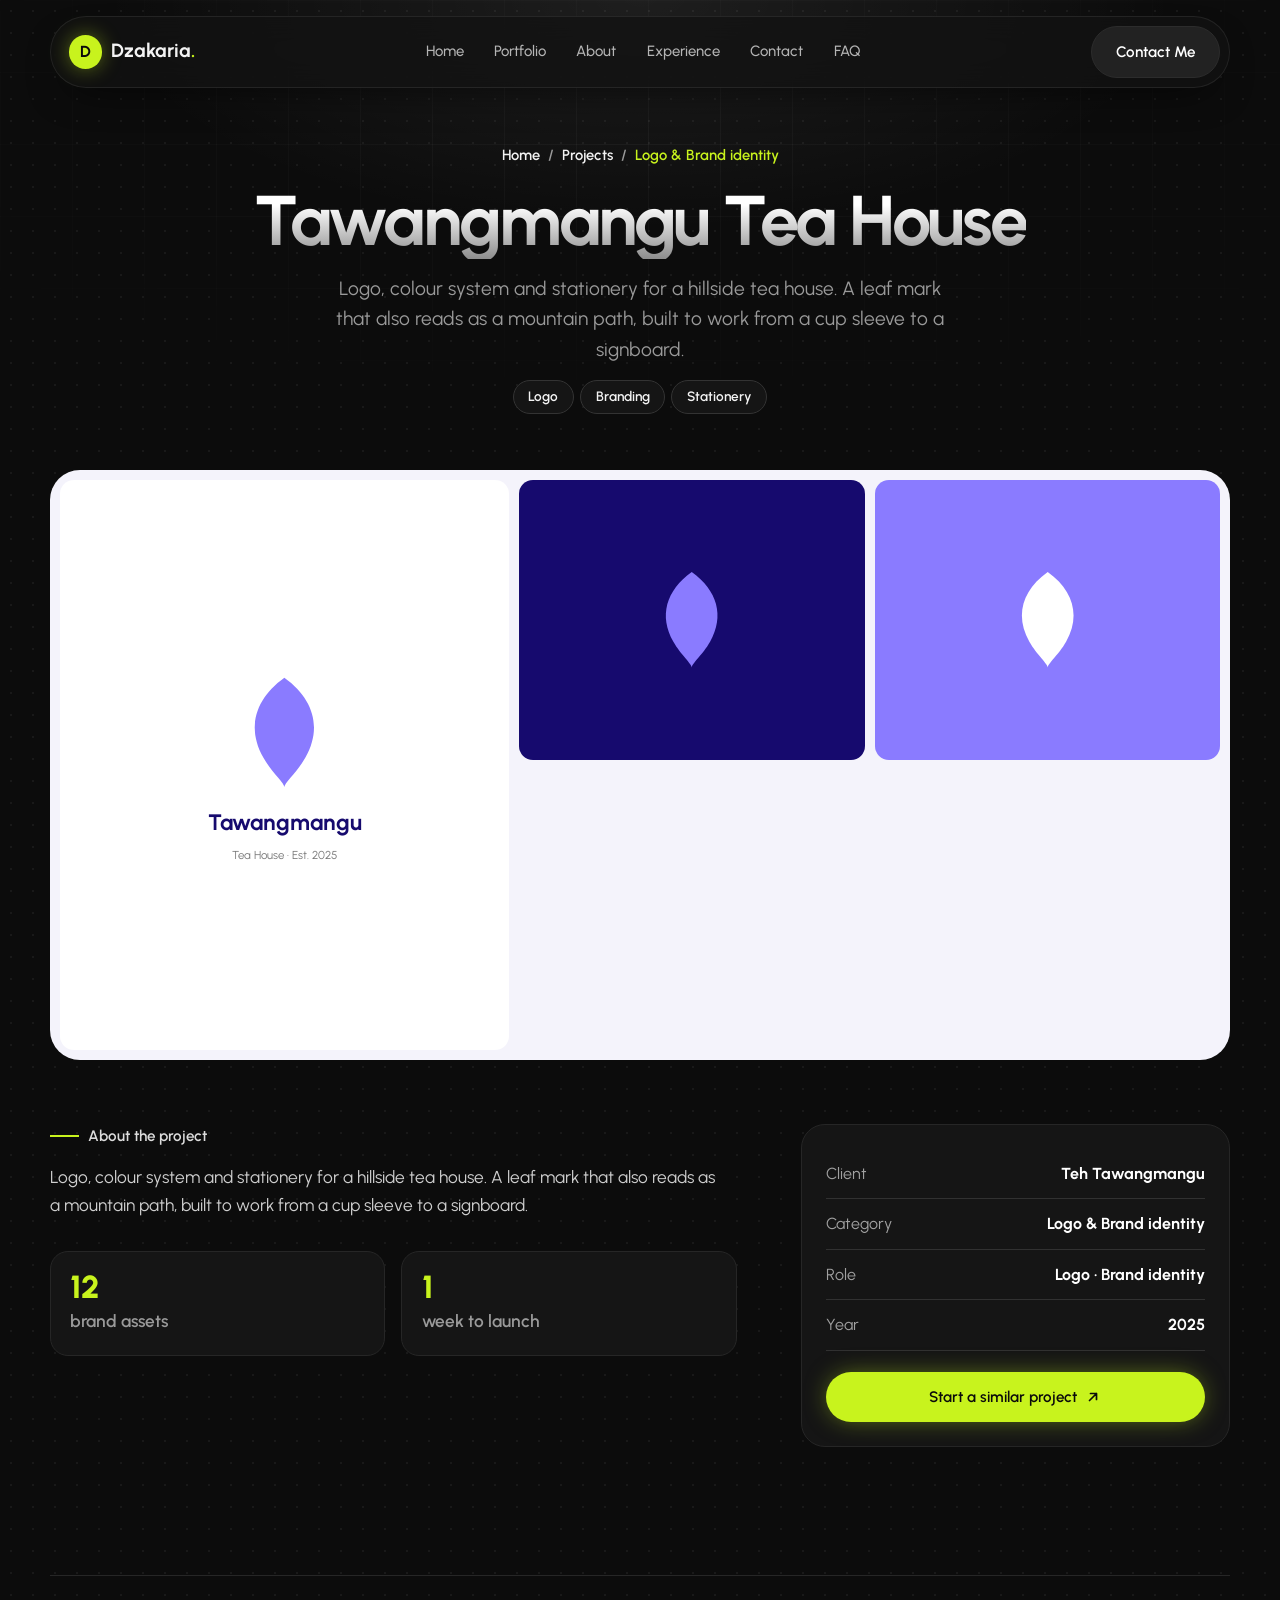
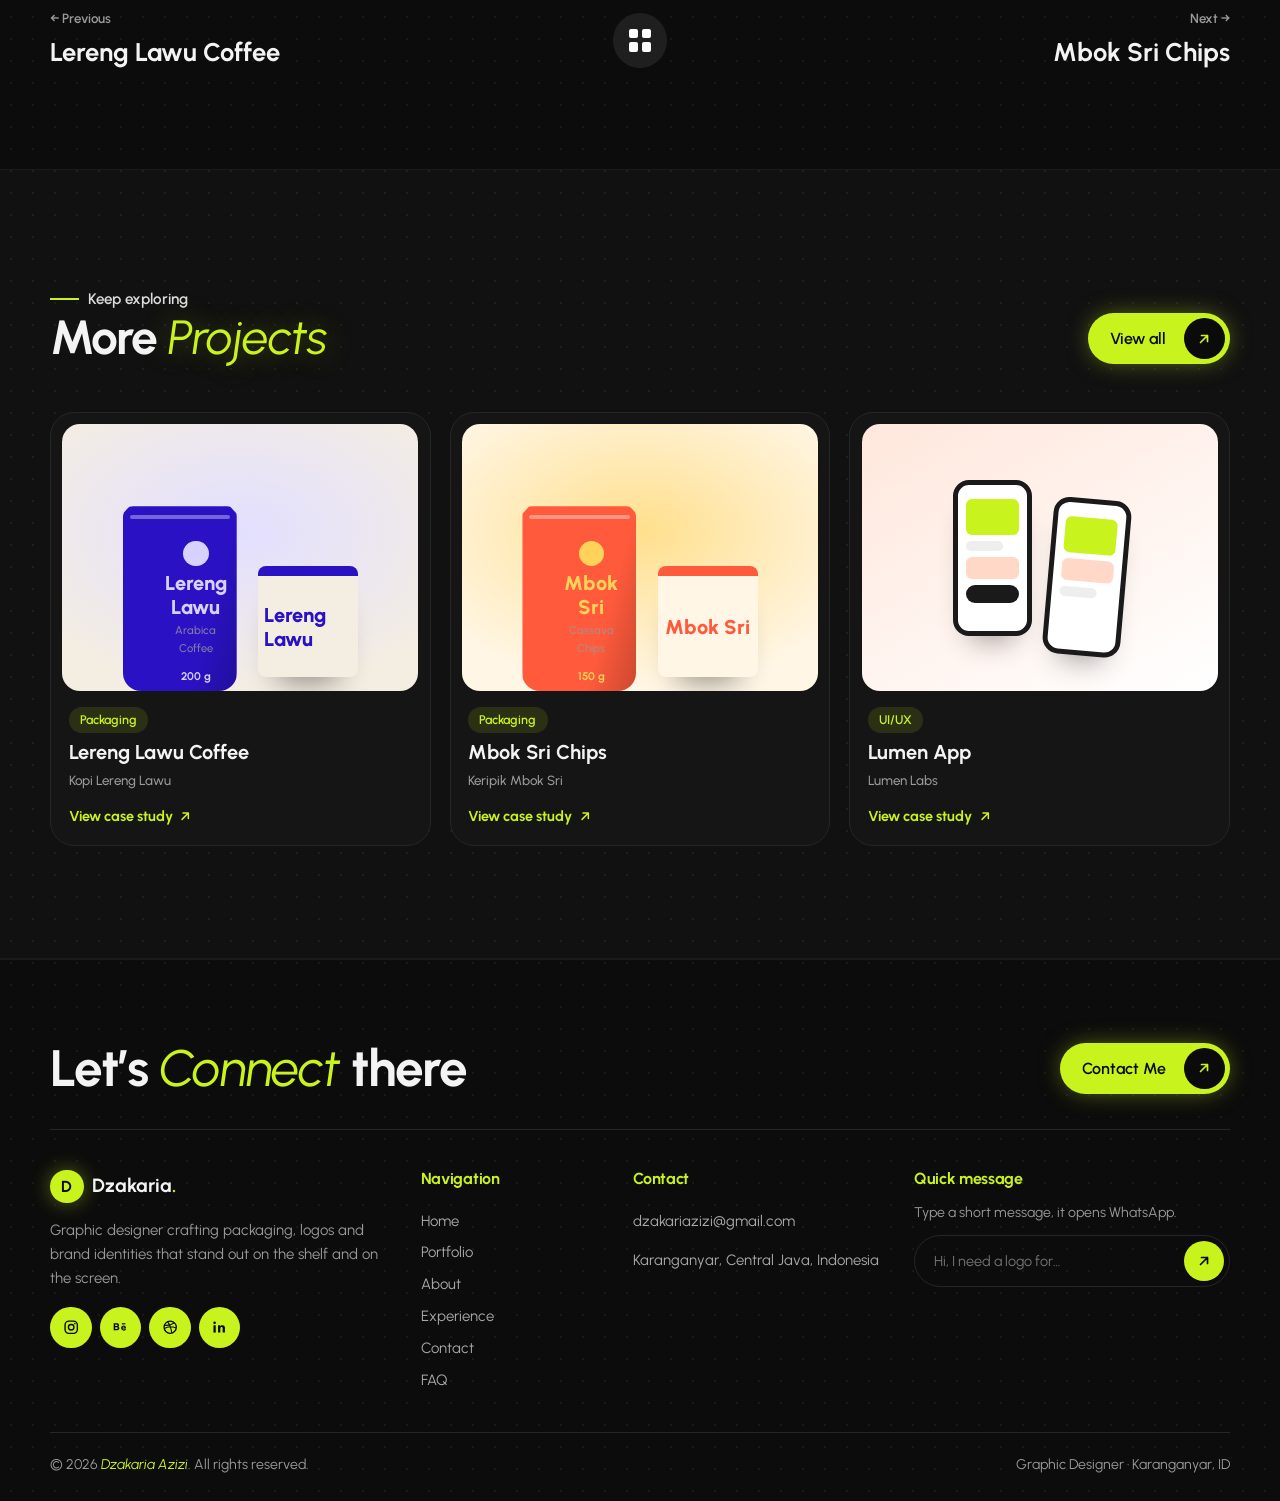
<file: docs/project-teh-tawangmangu.html>
<!doctype html>
<html lang="en" class="no-js" data-static>
<head>
    <meta charset="utf-8">
    <meta name="viewport" content="width=device-width, initial-scale=1">
    <title>Tawangmangu Tea House — Dzakaria Azizi</title>
    <meta name="description" content="Logo, colour system and stationery for a hillside tea house. A leaf mark that also reads as a mountain path, built to work from a cup sleeve to a signboard.">
    <meta name="theme-color" content="#0c0c0c">
    <meta property="og:title" content="Dzakaria Azizi — Graphic Designer">
    <meta property="og:description" content="Portfolio Dzakaria Azizi, graphic designer dari Karanganyar: desain kemasan, logo &amp; identitas brand, dan UI/UX.">
    <link rel="icon" href="img/favicon.svg" type="image/svg+xml">
    <link rel="preconnect" href="https://fonts.googleapis.com">
    <link rel="preconnect" href="https://fonts.gstatic.com" crossorigin>
    <link href="https://fonts.googleapis.com/css2?family=Urbanist:ital,wght@0,400;0,500;0,600;0,700;0,800;1,300;1,400;1,500&family=Caveat:wght@600&display=swap" rel="stylesheet">
    <link rel="stylesheet" href="assets/v3.css?v=1795648300">
    <script>document.documentElement.classList.replace('no-js', 'js');</script>
</head>
<body>

<a class="skip" href="#main">Skip to content</a>

<!-- ============ HEADER ============ -->
<header class="hdr" data-hdr>
    <div class="hdr__in">
        <a class="logo" href="./#home" aria-label="Dzakaria Azizi, back to top"><span class="logo__mark">D</span><span>Dzakaria<i>.</i></span></a>
        <nav class="hdr__nav" aria-label="Main">
            <a href="./#home">Home</a><a href="./#portfolio">Portfolio</a><a href="./#about">About</a><a href="./#resume">Experience</a><a href="./#contact">Contact</a><a href="./#faq">FAQ</a>        </nav>
        <a class="btn btn--dark hdr__cta" href="./#contact">Contact Me</a>
        <button class="burger" type="button" aria-label="Open menu" aria-expanded="false" data-burger><span></span><span></span></button>
    </div>
    <nav class="mnav" data-mnav hidden aria-label="Mobile">
        <a href="./#home">Home</a><a href="./#portfolio">Portfolio</a><a href="./#about">About</a><a href="./#resume">Experience</a><a href="./#contact">Contact</a><a href="./#faq">FAQ</a>        <a href="./#contact" class="btn btn--accent">Contact Me</a>
    </nav>
</header>

<main id="main">

<section class="pagehead pagehead--project">
    <div class="hero__grid" aria-hidden="true"></div>
    <div class="wrap">
        <nav class="crumbs" aria-label="Breadcrumb"><a href="./">Home</a><span>/</span><a href="projects.html">Projects</a><span>/</span><a href="projects.html?cat=Logo%20%26%20Brand%20identity">Logo &amp; Brand identity</a></nav>
        <h1>Tawangmangu Tea House</h1>
        <p class="pagehead__lead">Logo, colour system and stationery for a hillside tea house. A leaf mark that also reads as a mountain path, built to work from a cup sleeve to a signboard.</p>
        <ul class="ptags"><li>Logo</li><li>Branding</li><li>Stationery</li></ul>    </div>
</section>

<section class="detail">
    <div class="wrap">
                    <div class="detail__cover detail__cover--art"><div class="art art--brand" style="--c1:#160a6e;--c2:#8a7bff;--c3:#f4f3fb;--c4:#ff8fb7"><span class="t1"><svg viewBox="0 0 64 64" aria-hidden="true"><path d="M32 6c14 10 18 24 10 38-4 7-10 12-10 14 0-2-6-7-10-14C14 30 18 16 32 6Z" fill="currentColor"/></svg><b>Tawangmangu</b><small>Tea House · Est. 2025</small></span><span class="t2"><svg viewBox="0 0 64 64" aria-hidden="true"><path d="M32 6c14 10 18 24 10 38-4 7-10 12-10 14 0-2-6-7-10-14C14 30 18 16 32 6Z" fill="currentColor"/></svg></span><span class="t3"><svg viewBox="0 0 64 64" aria-hidden="true"><path d="M32 6c14 10 18 24 10 38-4 7-10 12-10 14 0-2-6-7-10-14C14 30 18 16 32 6Z" fill="currentColor"/></svg></span><span class="t4"><i></i><i></i><i></i><i></i></span></div></div>
        
        <div class="detail__grid">
            <article class="detail__story">
                <span class="eyebrow">About the project</span>
                                    <p>Logo, colour system and stationery for a hillside tea house. A leaf mark that also reads as a mountain path, built to work from a cup sleeve to a signboard.</p>
                
                                    <dl class="detail__metrics">
                        <div><dt>12</dt><dd>brand assets</dd></div><div><dt>1</dt><dd>week to launch</dd></div>                    </dl>
                            </article>

            <aside class="detail__info">
                <dl>
                    <div><dt>Client</dt><dd>Teh Tawangmangu</dd></div>
                    <div><dt>Category</dt><dd>Logo &amp; Brand identity</dd></div>
                    <div><dt>Role</dt><dd>Logo · Brand identity</dd></div>                    <div><dt>Year</dt><dd>2025</dd></div>                                    </dl>
                <a class="btn btn--accent" href="mailto:dzakariazizi@gmail.com" target="_blank" rel="noopener">Start a similar project <svg viewBox="0 0 16 16" aria-hidden="true"><path d="M4.5 11.5 11.5 4.5M5.5 4.5h6v6" fill="none" stroke="currentColor" stroke-width="1.7" stroke-linecap="round" stroke-linejoin="round"/></svg></a>
                            </aside>
        </div>

        
        <nav class="pnav" aria-label="More projects">
            <a href="project-kopi-lereng-lawu.html" class="pnav__prev"><small>← Previous</small><b>Lereng Lawu Coffee</b></a>
            <a href="projects.html" class="pnav__all" aria-label="All projects"><span></span><span></span><span></span><span></span></a>
            <a href="project-keripik-mbok-sri.html" class="pnav__next"><small>Next →</small><b>Mbok Sri Chips</b></a>
        </nav>
    </div>
</section>

<section class="sec sec--soft">
    <div class="wrap">
        <header class="shead shead--row reveal">
            <div><span class="eyebrow">Keep exploring</span><h2>More <em>Projects</em></h2></div>
            <a class="pillbtn" href="projects.html"><span>View all</span><i><svg viewBox="0 0 16 16" aria-hidden="true"><path d="M4.5 11.5 11.5 4.5M5.5 4.5h6v6" fill="none" stroke="currentColor" stroke-width="1.7" stroke-linecap="round" stroke-linejoin="round"/></svg></i></a>
        </header>
        <div class="cards">
                            <a class="pcard reveal" href="project-kopi-lereng-lawu.html" style="--i:0">
                    <span class="pcard__art"><div class="art art--pack" style="--c1:#2a12c4;--c2:#d6d1ff;--c3:#f4ede2"><span class="art-pouch"><i></i><b>Lereng Lawu</b><small>Arabica Coffee</small><em>200 g</em></span><span class="art-box"><b>Lereng Lawu</b></span></div></span>
                    <span class="pcard__cat">Packaging</span>
                    <b>Lereng Lawu Coffee</b>
                    <small>Kopi Lereng Lawu</small>
                    <span class="pcard__more">View case study <svg viewBox="0 0 16 16" aria-hidden="true"><path d="M4.5 11.5 11.5 4.5M5.5 4.5h6v6" fill="none" stroke="currentColor" stroke-width="1.7" stroke-linecap="round" stroke-linejoin="round"/></svg></span>
                </a>
                            <a class="pcard reveal" href="project-keripik-mbok-sri.html" style="--i:1">
                    <span class="pcard__art"><div class="art art--pack" style="--c1:#ff5a3c;--c2:#ffd25a;--c3:#fff6e6"><span class="art-pouch"><i></i><b>Mbok Sri</b><small>Cassava Chips</small><em>150 g</em></span><span class="art-box"><b>Mbok Sri</b></span></div></span>
                    <span class="pcard__cat">Packaging</span>
                    <b>Mbok Sri Chips</b>
                    <small>Keripik Mbok Sri</small>
                    <span class="pcard__more">View case study <svg viewBox="0 0 16 16" aria-hidden="true"><path d="M4.5 11.5 11.5 4.5M5.5 4.5h6v6" fill="none" stroke="currentColor" stroke-width="1.7" stroke-linecap="round" stroke-linejoin="round"/></svg></span>
                </a>
                            <a class="pcard reveal" href="project-lumen-app.html" style="--i:2">
                    <span class="pcard__art"><div class="art art--ui"><span class="ph"><i class="a"></i><i class="b"></i><i class="c"></i><i class="d"></i></span><span class="ph ph--2"><i class="a"></i><i class="c"></i><i class="b"></i></span></div></span>
                    <span class="pcard__cat">UI/UX</span>
                    <b>Lumen App</b>
                    <small>Lumen Labs</small>
                    <span class="pcard__more">View case study <svg viewBox="0 0 16 16" aria-hidden="true"><path d="M4.5 11.5 11.5 4.5M5.5 4.5h6v6" fill="none" stroke="currentColor" stroke-width="1.7" stroke-linecap="round" stroke-linejoin="round"/></svg></span>
                </a>
                    </div>
    </div>
</section>

</main>

<!-- ============ FOOTER ============ -->
<footer class="ftr">
    <div class="wrap">
        <div class="ftr__top">
            <h2>Let’s <em>Connect</em> there</h2>
            <a class="pillbtn" href="./#contact"><span>Contact Me</span><i><svg viewBox="0 0 16 16" aria-hidden="true"><path d="M4.5 11.5 11.5 4.5M5.5 4.5h6v6" fill="none" stroke="currentColor" stroke-width="1.7" stroke-linecap="round" stroke-linejoin="round"/></svg></i></a>
        </div>
        <div class="ftr__grid">
            <div class="ftr__brand">
                <a class="logo" href="./#home"><span class="logo__mark">D</span><span>Dzakaria<i>.</i></span></a>
                <p>Graphic designer crafting packaging, logos and brand identities that stand out on the shelf and on the screen.</p>
                <div class="socials socials--accent">
                                            <a href="#" aria-label="Instagram" ><svg viewBox="0 0 24 24" aria-hidden="true"><rect x="4" y="4" width="16" height="16" rx="5" fill="none" stroke="currentColor" stroke-width="1.8"/><circle cx="12" cy="12" r="3.6" fill="none" stroke="currentColor" stroke-width="1.8"/><circle cx="16.8" cy="7.2" r="1.1" fill="currentColor"/></svg></a>
                                            <a href="#" aria-label="Behance" ><svg viewBox="0 0 24 24" aria-hidden="true"><path d="M3.5 7h4.2c1.7 0 2.8.9 2.8 2.3 0 1-.6 1.6-1.3 1.9 1 .3 1.7 1.1 1.7 2.3 0 1.7-1.3 2.5-3.1 2.5H3.5Zm2 3.5h2c.7 0 1.1-.4 1.1-1s-.4-.9-1.1-.9h-2Zm0 3.8h2.2c.8 0 1.3-.4 1.3-1.1s-.5-1.1-1.3-1.1H5.5Z" fill="currentColor"/><path d="M14.2 7.6h4.6" stroke="currentColor" stroke-width="1.5"/><path d="M13.2 13.2c0-2 1.4-3.5 3.3-3.5s3.1 1.4 3.1 3.6v.4h-4.5c.1.9.7 1.4 1.6 1.4.6 0 1-.2 1.3-.6h1.6c-.4 1.3-1.5 2-2.9 2-2 0-3.5-1.4-3.5-3.3Zm4.5-.7c-.1-.8-.6-1.3-1.3-1.3s-1.2.5-1.3 1.3Z" fill="currentColor"/></svg></a>
                                            <a href="#" aria-label="Dribbble" ><svg viewBox="0 0 24 24" aria-hidden="true"><circle cx="12" cy="12" r="8" fill="none" stroke="currentColor" stroke-width="1.7"/><path d="M5 9.5c4 .4 8.5-.4 12-3M8.5 4.8c2.6 3.4 4.6 8.4 5.6 14.6M4.3 13.6c4.4-2.4 10-2.8 15.4-.6" fill="none" stroke="currentColor" stroke-width="1.5"/></svg></a>
                                            <a href="#" aria-label="LinkedIn" ><svg viewBox="0 0 24 24" aria-hidden="true"><rect x="4.5" y="9.5" width="3" height="9.5" fill="currentColor"/><circle cx="6" cy="6.3" r="1.7" fill="currentColor"/><path d="M10.5 9.5h2.9v1.4c.5-.9 1.6-1.6 3-1.6 2.2 0 3.1 1.4 3.1 3.9V19h-3v-5.2c0-1.2-.4-1.9-1.4-1.9s-1.6.7-1.6 1.9V19h-3Z" fill="currentColor"/></svg></a>
                                    </div>
            </div>
            <nav aria-label="Footer">
                <h3>Navigation</h3>
                <a href="./#home">Home</a><a href="./#portfolio">Portfolio</a><a href="./#about">About</a><a href="./#resume">Experience</a><a href="./#contact">Contact</a><a href="./#faq">FAQ</a>            </nav>
            <div>
                <h3>Contact</h3>
                <a href="mailto:dzakariazizi@gmail.com">dzakariazizi@gmail.com</a>
                <span></span>
                <span>Karanganyar, Central Java, Indonesia</span>
            </div>
            <form class="ftr__wa" data-wa="" data-mail="dzakariazizi@gmail.com">
                <h3>Quick message</h3>
                <p>Type a short message, it opens WhatsApp.</p>
                <div><input name="q" maxlength="300" placeholder="Hi, I need a logo for…" aria-label="Quick message"><button type="submit" aria-label="Send"><svg viewBox="0 0 16 16" aria-hidden="true"><path d="M4.5 11.5 11.5 4.5M5.5 4.5h6v6" fill="none" stroke="currentColor" stroke-width="1.7" stroke-linecap="round" stroke-linejoin="round"/></svg></button></div>
            </form>
        </div>
        <div class="ftr__bot">
            <span>© 2026 <em>Dzakaria Azizi</em>. All rights reserved.</span>
            <span>Graphic Designer · Karanganyar, ID</span>
        </div>
    </div>
</footer>

<a class="totop" href="#" aria-label="Back to top" data-totop>↑</a>

<div class="lb" data-lb hidden role="dialog" aria-modal="true" aria-label="Image viewer">
    <button class="lb__x" type="button" aria-label="Close" data-lb-close>✕</button>
    <button class="lb__nav lb__nav--prev" type="button" aria-label="Previous image" data-lb-prev>←</button>
    <figure><img alt="" data-lb-img><figcaption data-lb-cap></figcaption></figure>
    <button class="lb__nav lb__nav--next" type="button" aria-label="Next image" data-lb-next>→</button>
</div>

<script src="assets/v3.js?v=1795690453" defer></script>
</body>
</html>
</file>
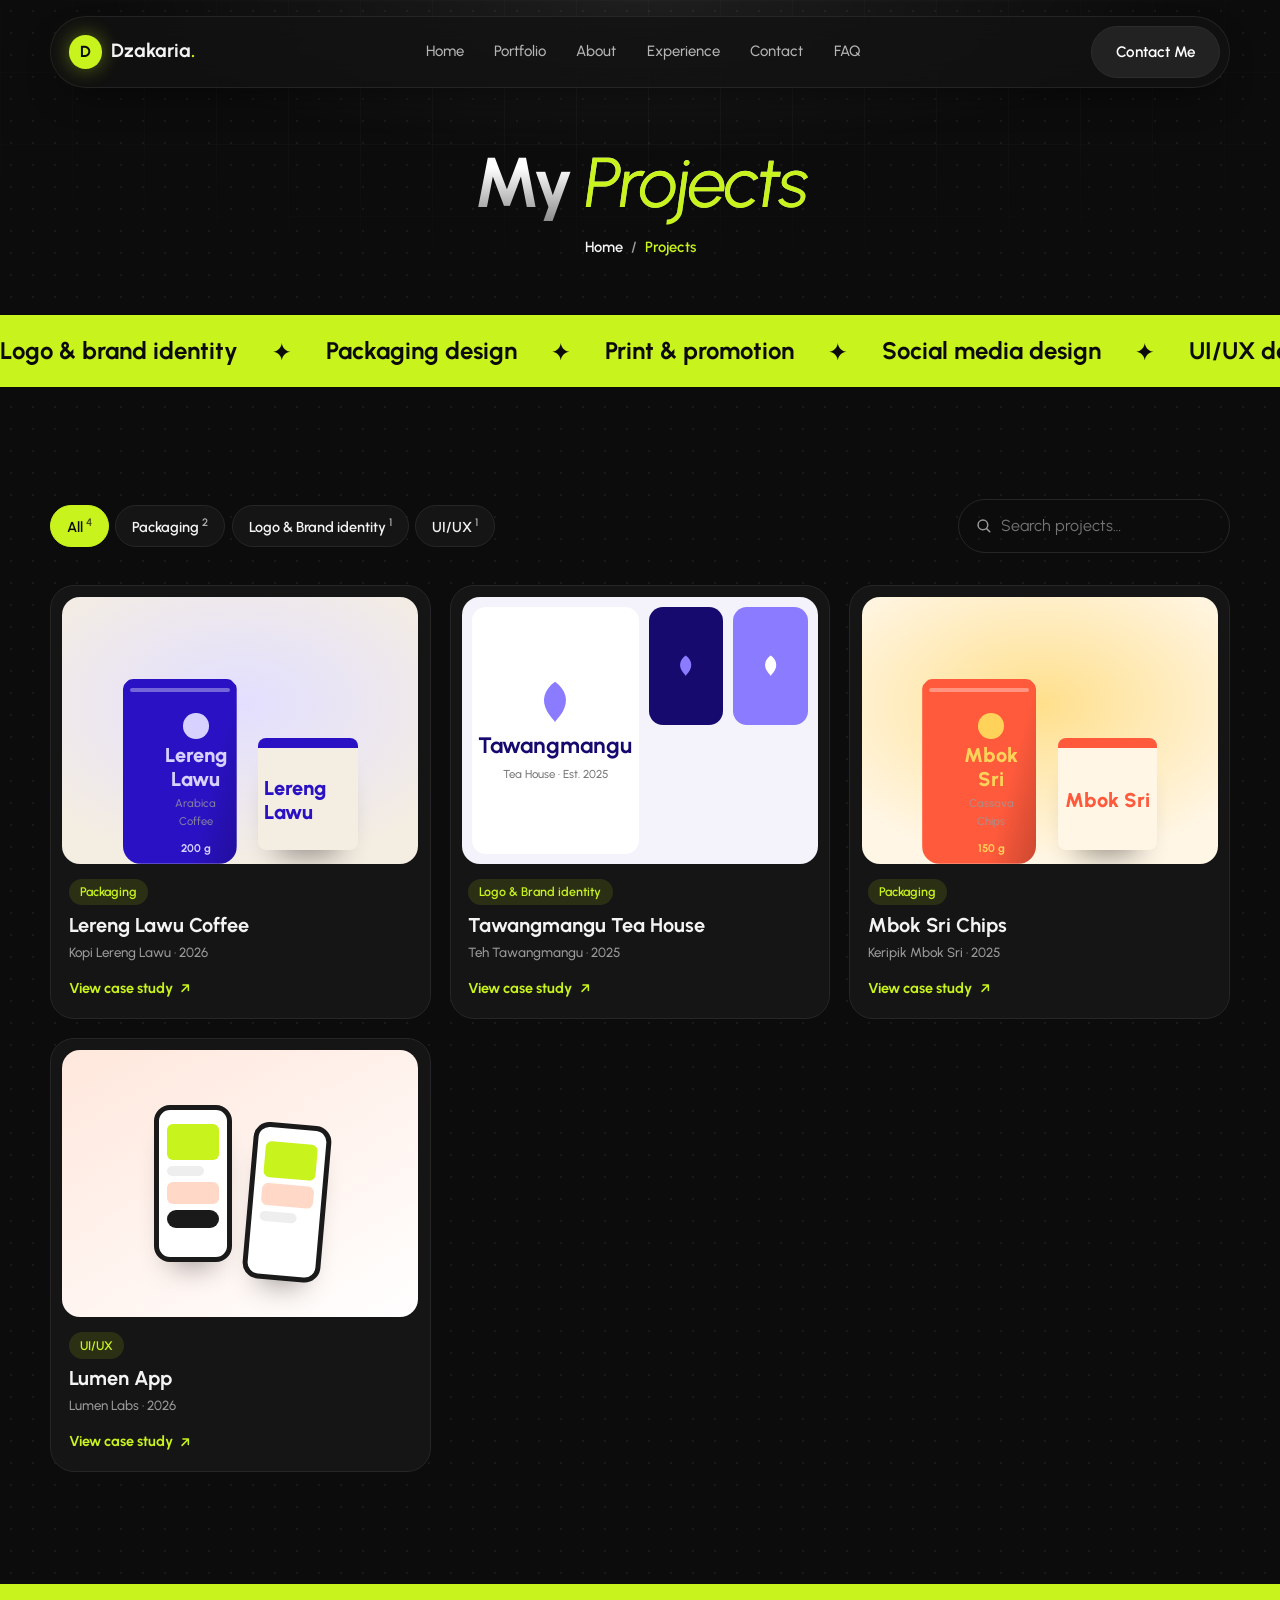
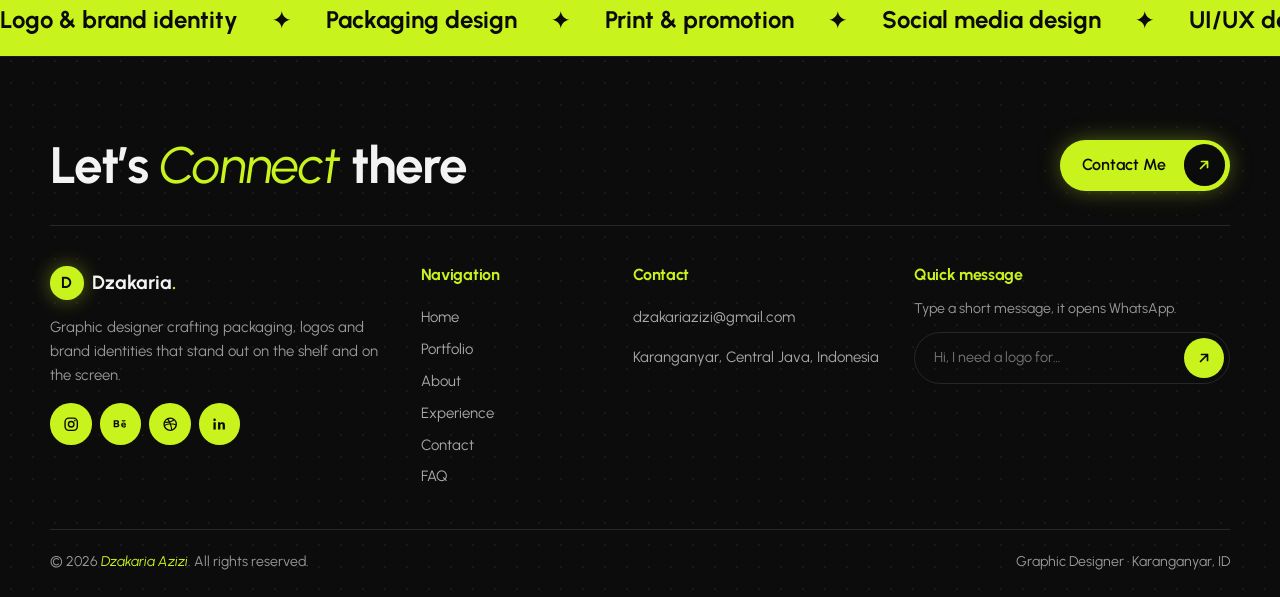
<file: docs/projects.html>
<!doctype html>
<html lang="en" class="no-js" data-static>
<head>
    <meta charset="utf-8">
    <meta name="viewport" content="width=device-width, initial-scale=1">
    <title>All projects — Dzakaria Azizi</title>
    <meta name="description" content="Packaging, logo, branding and UI/UX projects by Dzakaria Azizi.">
    <meta name="theme-color" content="#0c0c0c">
    <meta property="og:title" content="Dzakaria Azizi — Graphic Designer">
    <meta property="og:description" content="Portfolio Dzakaria Azizi, graphic designer dari Karanganyar: desain kemasan, logo &amp; identitas brand, dan UI/UX.">
    <link rel="icon" href="img/favicon.svg" type="image/svg+xml">
    <link rel="preconnect" href="https://fonts.googleapis.com">
    <link rel="preconnect" href="https://fonts.gstatic.com" crossorigin>
    <link href="https://fonts.googleapis.com/css2?family=Urbanist:ital,wght@0,400;0,500;0,600;0,700;0,800;1,300;1,400;1,500&family=Caveat:wght@600&display=swap" rel="stylesheet">
    <link rel="stylesheet" href="assets/v3.css?v=1795648300">
    <script>document.documentElement.classList.replace('no-js', 'js');</script>
</head>
<body>

<a class="skip" href="#main">Skip to content</a>

<!-- ============ HEADER ============ -->
<header class="hdr" data-hdr>
    <div class="hdr__in">
        <a class="logo" href="./#home" aria-label="Dzakaria Azizi, back to top"><span class="logo__mark">D</span><span>Dzakaria<i>.</i></span></a>
        <nav class="hdr__nav" aria-label="Main">
            <a href="./#home">Home</a><a href="./#portfolio">Portfolio</a><a href="./#about">About</a><a href="./#resume">Experience</a><a href="./#contact">Contact</a><a href="./#faq">FAQ</a>        </nav>
        <a class="btn btn--dark hdr__cta" href="./#contact">Contact Me</a>
        <button class="burger" type="button" aria-label="Open menu" aria-expanded="false" data-burger><span></span><span></span></button>
    </div>
    <nav class="mnav" data-mnav hidden aria-label="Mobile">
        <a href="./#home">Home</a><a href="./#portfolio">Portfolio</a><a href="./#about">About</a><a href="./#resume">Experience</a><a href="./#contact">Contact</a><a href="./#faq">FAQ</a>        <a href="./#contact" class="btn btn--accent">Contact Me</a>
    </nav>
</header>

<main id="main">

<section class="pagehead">
    <div class="hero__grid" aria-hidden="true"></div>
    <div class="wrap">
        <h1>My <em>Projects</em></h1>
        <nav class="crumbs" aria-label="Breadcrumb"><a href="./">Home</a><span>/</span><span aria-current="page">Projects</span></nav>
    </div>
</section>

<div class="ribbon" aria-hidden="true"><div class="ribbon__track"><div><span>Logo &amp; brand identity</span><svg class="spark" viewBox="0 0 24 24" aria-hidden="true"><path d="M12 0c.6 6.4 5.6 11.4 12 12-6.4.6-11.4 5.6-12 12-.6-6.4-5.6-11.4-12-12C6.4 11.4 11.4 6.4 12 0Z" fill="currentColor"/></svg><span>Packaging design</span><svg class="spark" viewBox="0 0 24 24" aria-hidden="true"><path d="M12 0c.6 6.4 5.6 11.4 12 12-6.4.6-11.4 5.6-12 12-.6-6.4-5.6-11.4-12-12C6.4 11.4 11.4 6.4 12 0Z" fill="currentColor"/></svg><span>Print &amp; promotion</span><svg class="spark" viewBox="0 0 24 24" aria-hidden="true"><path d="M12 0c.6 6.4 5.6 11.4 12 12-6.4.6-11.4 5.6-12 12-.6-6.4-5.6-11.4-12-12C6.4 11.4 11.4 6.4 12 0Z" fill="currentColor"/></svg><span>Social media design</span><svg class="spark" viewBox="0 0 24 24" aria-hidden="true"><path d="M12 0c.6 6.4 5.6 11.4 12 12-6.4.6-11.4 5.6-12 12-.6-6.4-5.6-11.4-12-12C6.4 11.4 11.4 6.4 12 0Z" fill="currentColor"/></svg><span>UI/UX design</span><svg class="spark" viewBox="0 0 24 24" aria-hidden="true"><path d="M12 0c.6 6.4 5.6 11.4 12 12-6.4.6-11.4 5.6-12 12-.6-6.4-5.6-11.4-12-12C6.4 11.4 11.4 6.4 12 0Z" fill="currentColor"/></svg></div><div><span>Logo &amp; brand identity</span><svg class="spark" viewBox="0 0 24 24" aria-hidden="true"><path d="M12 0c.6 6.4 5.6 11.4 12 12-6.4.6-11.4 5.6-12 12-.6-6.4-5.6-11.4-12-12C6.4 11.4 11.4 6.4 12 0Z" fill="currentColor"/></svg><span>Packaging design</span><svg class="spark" viewBox="0 0 24 24" aria-hidden="true"><path d="M12 0c.6 6.4 5.6 11.4 12 12-6.4.6-11.4 5.6-12 12-.6-6.4-5.6-11.4-12-12C6.4 11.4 11.4 6.4 12 0Z" fill="currentColor"/></svg><span>Print &amp; promotion</span><svg class="spark" viewBox="0 0 24 24" aria-hidden="true"><path d="M12 0c.6 6.4 5.6 11.4 12 12-6.4.6-11.4 5.6-12 12-.6-6.4-5.6-11.4-12-12C6.4 11.4 11.4 6.4 12 0Z" fill="currentColor"/></svg><span>Social media design</span><svg class="spark" viewBox="0 0 24 24" aria-hidden="true"><path d="M12 0c.6 6.4 5.6 11.4 12 12-6.4.6-11.4 5.6-12 12-.6-6.4-5.6-11.4-12-12C6.4 11.4 11.4 6.4 12 0Z" fill="currentColor"/></svg><span>UI/UX design</span><svg class="spark" viewBox="0 0 24 24" aria-hidden="true"><path d="M12 0c.6 6.4 5.6 11.4 12 12-6.4.6-11.4 5.6-12 12-.6-6.4-5.6-11.4-12-12C6.4 11.4 11.4 6.4 12 0Z" fill="currentColor"/></svg></div></div></div>
<section class="sec">
    <div class="wrap">
        <div class="listbar">
            <div class="filters" role="group" aria-label="Filter by category" data-filters>
                <a href="projects.html" data-f="*" class="is-on">All <sup>4</sup></a>
                                    <a href="projects.html?cat=Packaging" data-f="Packaging" class="">Packaging <sup>2</sup></a>
                                    <a href="projects.html?cat=Logo%20%26%20Brand%20identity" data-f="Logo &amp; Brand identity" class="">Logo &amp; Brand identity <sup>1</sup></a>
                                    <a href="projects.html?cat=UI%2FUX" data-f="UI/UX" class="">UI/UX <sup>1</sup></a>
                            </div>
            <label class="search"><svg viewBox="0 0 20 20" aria-hidden="true"><circle cx="9" cy="9" r="5.5" fill="none" stroke="currentColor" stroke-width="1.7"/><path d="m13.2 13.2 3.6 3.6" stroke="currentColor" stroke-width="1.7" stroke-linecap="round"/></svg><input type="search" placeholder="Search projects…" aria-label="Search projects" data-search></label>
        </div>

        <div class="cards cards--grid" data-list>
                            <a class="pcard reveal" href="project-kopi-lereng-lawu.html" data-cat="Packaging"
                   data-text="lereng lawu coffee kopi lereng lawu packaging illustration print packaging"
                   style="--i:0" >
                    <span class="pcard__art"><div class="art art--pack" style="--c1:#2a12c4;--c2:#d6d1ff;--c3:#f4ede2"><span class="art-pouch"><i></i><b>Lereng Lawu</b><small>Arabica Coffee</small><em>200 g</em></span><span class="art-box"><b>Lereng Lawu</b></span></div></span>
                    <span class="pcard__cat">Packaging</span>
                    <b>Lereng Lawu Coffee</b>
                    <small>Kopi Lereng Lawu · 2026</small>
                    <span class="pcard__more">View case study <svg viewBox="0 0 16 16" aria-hidden="true"><path d="M4.5 11.5 11.5 4.5M5.5 4.5h6v6" fill="none" stroke="currentColor" stroke-width="1.7" stroke-linecap="round" stroke-linejoin="round"/></svg></span>
                </a>
                            <a class="pcard reveal" href="project-teh-tawangmangu.html" data-cat="Logo &amp; Brand identity"
                   data-text="tawangmangu tea house teh tawangmangu logo branding stationery logo &amp; brand identity"
                   style="--i:1" >
                    <span class="pcard__art"><div class="art art--brand" style="--c1:#160a6e;--c2:#8a7bff;--c3:#f4f3fb;--c4:#ff8fb7"><span class="t1"><svg viewBox="0 0 64 64" aria-hidden="true"><path d="M32 6c14 10 18 24 10 38-4 7-10 12-10 14 0-2-6-7-10-14C14 30 18 16 32 6Z" fill="currentColor"/></svg><b>Tawangmangu</b><small>Tea House · Est. 2025</small></span><span class="t2"><svg viewBox="0 0 64 64" aria-hidden="true"><path d="M32 6c14 10 18 24 10 38-4 7-10 12-10 14 0-2-6-7-10-14C14 30 18 16 32 6Z" fill="currentColor"/></svg></span><span class="t3"><svg viewBox="0 0 64 64" aria-hidden="true"><path d="M32 6c14 10 18 24 10 38-4 7-10 12-10 14 0-2-6-7-10-14C14 30 18 16 32 6Z" fill="currentColor"/></svg></span><span class="t4"><i></i><i></i><i></i><i></i></span></div></span>
                    <span class="pcard__cat">Logo &amp; Brand identity</span>
                    <b>Tawangmangu Tea House</b>
                    <small>Teh Tawangmangu · 2025</small>
                    <span class="pcard__more">View case study <svg viewBox="0 0 16 16" aria-hidden="true"><path d="M4.5 11.5 11.5 4.5M5.5 4.5h6v6" fill="none" stroke="currentColor" stroke-width="1.7" stroke-linecap="round" stroke-linejoin="round"/></svg></span>
                </a>
                            <a class="pcard reveal" href="project-keripik-mbok-sri.html" data-cat="Packaging"
                   data-text="mbok sri chips keripik mbok sri packaging logo umkm packaging"
                   style="--i:2" >
                    <span class="pcard__art"><div class="art art--pack" style="--c1:#ff5a3c;--c2:#ffd25a;--c3:#fff6e6"><span class="art-pouch"><i></i><b>Mbok Sri</b><small>Cassava Chips</small><em>150 g</em></span><span class="art-box"><b>Mbok Sri</b></span></div></span>
                    <span class="pcard__cat">Packaging</span>
                    <b>Mbok Sri Chips</b>
                    <small>Keripik Mbok Sri · 2025</small>
                    <span class="pcard__more">View case study <svg viewBox="0 0 16 16" aria-hidden="true"><path d="M4.5 11.5 11.5 4.5M5.5 4.5h6v6" fill="none" stroke="currentColor" stroke-width="1.7" stroke-linecap="round" stroke-linejoin="round"/></svg></span>
                </a>
                            <a class="pcard reveal" href="project-lumen-app.html" data-cat="UI/UX"
                   data-text="lumen app lumen labs ui/ux mobile concept ui/ux"
                   style="--i:0" >
                    <span class="pcard__art"><div class="art art--ui"><span class="ph"><i class="a"></i><i class="b"></i><i class="c"></i><i class="d"></i></span><span class="ph ph--2"><i class="a"></i><i class="c"></i><i class="b"></i></span></div></span>
                    <span class="pcard__cat">UI/UX</span>
                    <b>Lumen App</b>
                    <small>Lumen Labs · 2026</small>
                    <span class="pcard__more">View case study <svg viewBox="0 0 16 16" aria-hidden="true"><path d="M4.5 11.5 11.5 4.5M5.5 4.5h6v6" fill="none" stroke="currentColor" stroke-width="1.7" stroke-linecap="round" stroke-linejoin="round"/></svg></span>
                </a>
                    </div>
        <p class="empty" data-empty hidden>No projects match your search.</p>

            </div>
</section>

<div class="ribbon" aria-hidden="true"><div class="ribbon__track"><div><span>Logo &amp; brand identity</span><svg class="spark" viewBox="0 0 24 24" aria-hidden="true"><path d="M12 0c.6 6.4 5.6 11.4 12 12-6.4.6-11.4 5.6-12 12-.6-6.4-5.6-11.4-12-12C6.4 11.4 11.4 6.4 12 0Z" fill="currentColor"/></svg><span>Packaging design</span><svg class="spark" viewBox="0 0 24 24" aria-hidden="true"><path d="M12 0c.6 6.4 5.6 11.4 12 12-6.4.6-11.4 5.6-12 12-.6-6.4-5.6-11.4-12-12C6.4 11.4 11.4 6.4 12 0Z" fill="currentColor"/></svg><span>Print &amp; promotion</span><svg class="spark" viewBox="0 0 24 24" aria-hidden="true"><path d="M12 0c.6 6.4 5.6 11.4 12 12-6.4.6-11.4 5.6-12 12-.6-6.4-5.6-11.4-12-12C6.4 11.4 11.4 6.4 12 0Z" fill="currentColor"/></svg><span>Social media design</span><svg class="spark" viewBox="0 0 24 24" aria-hidden="true"><path d="M12 0c.6 6.4 5.6 11.4 12 12-6.4.6-11.4 5.6-12 12-.6-6.4-5.6-11.4-12-12C6.4 11.4 11.4 6.4 12 0Z" fill="currentColor"/></svg><span>UI/UX design</span><svg class="spark" viewBox="0 0 24 24" aria-hidden="true"><path d="M12 0c.6 6.4 5.6 11.4 12 12-6.4.6-11.4 5.6-12 12-.6-6.4-5.6-11.4-12-12C6.4 11.4 11.4 6.4 12 0Z" fill="currentColor"/></svg></div><div><span>Logo &amp; brand identity</span><svg class="spark" viewBox="0 0 24 24" aria-hidden="true"><path d="M12 0c.6 6.4 5.6 11.4 12 12-6.4.6-11.4 5.6-12 12-.6-6.4-5.6-11.4-12-12C6.4 11.4 11.4 6.4 12 0Z" fill="currentColor"/></svg><span>Packaging design</span><svg class="spark" viewBox="0 0 24 24" aria-hidden="true"><path d="M12 0c.6 6.4 5.6 11.4 12 12-6.4.6-11.4 5.6-12 12-.6-6.4-5.6-11.4-12-12C6.4 11.4 11.4 6.4 12 0Z" fill="currentColor"/></svg><span>Print &amp; promotion</span><svg class="spark" viewBox="0 0 24 24" aria-hidden="true"><path d="M12 0c.6 6.4 5.6 11.4 12 12-6.4.6-11.4 5.6-12 12-.6-6.4-5.6-11.4-12-12C6.4 11.4 11.4 6.4 12 0Z" fill="currentColor"/></svg><span>Social media design</span><svg class="spark" viewBox="0 0 24 24" aria-hidden="true"><path d="M12 0c.6 6.4 5.6 11.4 12 12-6.4.6-11.4 5.6-12 12-.6-6.4-5.6-11.4-12-12C6.4 11.4 11.4 6.4 12 0Z" fill="currentColor"/></svg><span>UI/UX design</span><svg class="spark" viewBox="0 0 24 24" aria-hidden="true"><path d="M12 0c.6 6.4 5.6 11.4 12 12-6.4.6-11.4 5.6-12 12-.6-6.4-5.6-11.4-12-12C6.4 11.4 11.4 6.4 12 0Z" fill="currentColor"/></svg></div></div></div>
</main>

<!-- ============ FOOTER ============ -->
<footer class="ftr">
    <div class="wrap">
        <div class="ftr__top">
            <h2>Let’s <em>Connect</em> there</h2>
            <a class="pillbtn" href="./#contact"><span>Contact Me</span><i><svg viewBox="0 0 16 16" aria-hidden="true"><path d="M4.5 11.5 11.5 4.5M5.5 4.5h6v6" fill="none" stroke="currentColor" stroke-width="1.7" stroke-linecap="round" stroke-linejoin="round"/></svg></i></a>
        </div>
        <div class="ftr__grid">
            <div class="ftr__brand">
                <a class="logo" href="./#home"><span class="logo__mark">D</span><span>Dzakaria<i>.</i></span></a>
                <p>Graphic designer crafting packaging, logos and brand identities that stand out on the shelf and on the screen.</p>
                <div class="socials socials--accent">
                                            <a href="#" aria-label="Instagram" ><svg viewBox="0 0 24 24" aria-hidden="true"><rect x="4" y="4" width="16" height="16" rx="5" fill="none" stroke="currentColor" stroke-width="1.8"/><circle cx="12" cy="12" r="3.6" fill="none" stroke="currentColor" stroke-width="1.8"/><circle cx="16.8" cy="7.2" r="1.1" fill="currentColor"/></svg></a>
                                            <a href="#" aria-label="Behance" ><svg viewBox="0 0 24 24" aria-hidden="true"><path d="M3.5 7h4.2c1.7 0 2.8.9 2.8 2.3 0 1-.6 1.6-1.3 1.9 1 .3 1.7 1.1 1.7 2.3 0 1.7-1.3 2.5-3.1 2.5H3.5Zm2 3.5h2c.7 0 1.1-.4 1.1-1s-.4-.9-1.1-.9h-2Zm0 3.8h2.2c.8 0 1.3-.4 1.3-1.1s-.5-1.1-1.3-1.1H5.5Z" fill="currentColor"/><path d="M14.2 7.6h4.6" stroke="currentColor" stroke-width="1.5"/><path d="M13.2 13.2c0-2 1.4-3.5 3.3-3.5s3.1 1.4 3.1 3.6v.4h-4.5c.1.9.7 1.4 1.6 1.4.6 0 1-.2 1.3-.6h1.6c-.4 1.3-1.5 2-2.9 2-2 0-3.5-1.4-3.5-3.3Zm4.5-.7c-.1-.8-.6-1.3-1.3-1.3s-1.2.5-1.3 1.3Z" fill="currentColor"/></svg></a>
                                            <a href="#" aria-label="Dribbble" ><svg viewBox="0 0 24 24" aria-hidden="true"><circle cx="12" cy="12" r="8" fill="none" stroke="currentColor" stroke-width="1.7"/><path d="M5 9.5c4 .4 8.5-.4 12-3M8.5 4.8c2.6 3.4 4.6 8.4 5.6 14.6M4.3 13.6c4.4-2.4 10-2.8 15.4-.6" fill="none" stroke="currentColor" stroke-width="1.5"/></svg></a>
                                            <a href="#" aria-label="LinkedIn" ><svg viewBox="0 0 24 24" aria-hidden="true"><rect x="4.5" y="9.5" width="3" height="9.5" fill="currentColor"/><circle cx="6" cy="6.3" r="1.7" fill="currentColor"/><path d="M10.5 9.5h2.9v1.4c.5-.9 1.6-1.6 3-1.6 2.2 0 3.1 1.4 3.1 3.9V19h-3v-5.2c0-1.2-.4-1.9-1.4-1.9s-1.6.7-1.6 1.9V19h-3Z" fill="currentColor"/></svg></a>
                                    </div>
            </div>
            <nav aria-label="Footer">
                <h3>Navigation</h3>
                <a href="./#home">Home</a><a href="./#portfolio">Portfolio</a><a href="./#about">About</a><a href="./#resume">Experience</a><a href="./#contact">Contact</a><a href="./#faq">FAQ</a>            </nav>
            <div>
                <h3>Contact</h3>
                <a href="mailto:dzakariazizi@gmail.com">dzakariazizi@gmail.com</a>
                <span></span>
                <span>Karanganyar, Central Java, Indonesia</span>
            </div>
            <form class="ftr__wa" data-wa="" data-mail="dzakariazizi@gmail.com">
                <h3>Quick message</h3>
                <p>Type a short message, it opens WhatsApp.</p>
                <div><input name="q" maxlength="300" placeholder="Hi, I need a logo for…" aria-label="Quick message"><button type="submit" aria-label="Send"><svg viewBox="0 0 16 16" aria-hidden="true"><path d="M4.5 11.5 11.5 4.5M5.5 4.5h6v6" fill="none" stroke="currentColor" stroke-width="1.7" stroke-linecap="round" stroke-linejoin="round"/></svg></button></div>
            </form>
        </div>
        <div class="ftr__bot">
            <span>© 2026 <em>Dzakaria Azizi</em>. All rights reserved.</span>
            <span>Graphic Designer · Karanganyar, ID</span>
        </div>
    </div>
</footer>

<a class="totop" href="#" aria-label="Back to top" data-totop>↑</a>

<div class="lb" data-lb hidden role="dialog" aria-modal="true" aria-label="Image viewer">
    <button class="lb__x" type="button" aria-label="Close" data-lb-close>✕</button>
    <button class="lb__nav lb__nav--prev" type="button" aria-label="Previous image" data-lb-prev>←</button>
    <figure><img alt="" data-lb-img><figcaption data-lb-cap></figcaption></figure>
    <button class="lb__nav lb__nav--next" type="button" aria-label="Next image" data-lb-next>→</button>
</div>

<script src="assets/v3.js?v=1795690453" defer></script>
</body>
</html>
</file>
<file: docs/assets/v3.css>
/* Portfolio v3 — dark, lime accent, Figma-style frames */
:root {
    color-scheme: dark;
    --or: #c8f31d;
    --or-2: #b3dc0f;
    --or-soft: rgba(200, 243, 29, .12);
    --on: #0b0b0b;
    --text: #f3f3f3;
    --ink: #1a1a1a;
    --ink-2: #222222;
    --muted: #9a9a9a;
    --bg: #0c0c0c;
    --soft: #111111;
    --card: #151515;
    --line: #262626;
    --font: "Urbanist", system-ui, -apple-system, "Segoe UI", sans-serif;
    --hand: "Caveat", cursive;
    --wrap: 1180px;
    --pad: clamp(1.1rem, 4vw, 2.5rem);
    --r: 22px;
    --ease: cubic-bezier(.22, 1, .36, 1);
}
*, *::before, *::after { box-sizing: border-box; }
* { margin: 0; }
html { scroll-behavior: smooth; scroll-padding-top: 6rem; overflow-x: clip; }
@media (prefers-reduced-motion: reduce) { html { scroll-behavior: auto; } *, *::before, *::after { animation-duration: .01ms !important; transition-duration: .01ms !important; } }
body { background: var(--bg); color: var(--ink); font-family: var(--font); font-size: 16px; line-height: 1.6; -webkit-font-smoothing: antialiased; overflow-x: hidden; }
img { display: block; max-width: 100%; }
a { color: inherit; text-decoration: none; }
button, input, select, textarea { font: inherit; color: inherit; }
button { cursor: pointer; background: none; border: 0; }
ol, ul { list-style: none; padding: 0; }
h1, h2, h3 { line-height: 1.1; letter-spacing: -.02em; font-weight: 700; }
em { font-style: italic; font-weight: 400; color: var(--or); }
:focus-visible { outline: 2px solid var(--or); outline-offset: 3px; border-radius: 8px; }
[hidden] { display: none !important; }
.skip { position: absolute; left: -999px; top: 0; z-index: 100; padding: .6rem 1rem; background: var(--ink); color: #fff; }
.skip:focus { left: 1rem; top: 1rem; }
.wrap { width: min(100% - 2 * var(--pad), var(--wrap)); margin-inline: auto; }
.center { display: flex; justify-content: center; margin-top: 2.5rem; }

/* ---------- Buttons ---------- */
.btn { display: inline-flex; align-items: center; justify-content: center; gap: .5rem; padding: .8rem 1.5rem; border-radius: 999px; font-weight: 600; font-size: .95rem; white-space: nowrap; transition: background-color .25s, color .25s, transform .25s var(--ease), box-shadow .25s; }
.btn svg { width: 1rem; height: 1rem; transition: transform .3s var(--ease); }
.btn:hover svg { transform: translate(2px, -2px); }
.btn--accent { background: var(--or); color: #fff; box-shadow: 0 10px 24px -12px rgba(255, 90, 31, .8); }
.btn--accent:hover { background: var(--or-2); }
.btn--dark { background: var(--ink); color: #fff; }
.btn--dark:hover { background: var(--or); }
.btn--light { background: #fff; color: var(--ink); }
.btn--light:hover { background: var(--ink); color: #fff; }
.btn--plain { color: #fff; }
.btn--plain:hover { color: var(--or); }
.pillbtn { display: inline-flex; align-items: center; gap: .3rem; padding: .3rem .3rem .3rem 1.4rem; border-radius: 999px; background: var(--or); color: #fff; font-weight: 600; transition: background-color .25s; }
.pillbtn i { width: 2.6rem; height: 2.6rem; display: grid; place-items: center; border-radius: 50%; background: var(--ink); margin-left: .8rem; transition: transform .35s var(--ease); }
.pillbtn i svg { width: 1rem; height: 1rem; }
.pillbtn:hover i { transform: rotate(45deg); }
.link { display: inline-flex; align-items: center; gap: .35rem; font-weight: 600; color: var(--or); border-bottom: 1.5px solid currentColor; padding-bottom: .1rem; }
.link svg { width: .9rem; height: .9rem; }

/* ---------- Header ---------- */
.hdr { position: fixed; inset: 1rem 0 auto; z-index: 50; transition: transform .4s var(--ease); }
.hdr.is-hidden { transform: translateY(-140%); }
.hdr__in { width: min(100% - 2 * var(--pad), var(--wrap)); margin-inline: auto; display: flex; align-items: center; gap: 1rem; padding: .55rem .55rem .55rem 1.1rem; border-radius: 999px; background: rgba(255, 255, 255, .86); backdrop-filter: blur(14px); -webkit-backdrop-filter: blur(14px); box-shadow: 0 10px 30px -18px rgba(0, 0, 0, .35); border: 1px solid rgba(0, 0, 0, .05); }
.logo { display: inline-flex; align-items: center; gap: .55rem; font-weight: 700; font-size: 1.2rem; }
.logo i { color: var(--or); font-style: normal; }
.logo__mark { width: 2.1rem; height: 2.1rem; display: grid; place-items: center; border-radius: 50%; background: var(--or); color: #fff; font-size: 1rem; box-shadow: inset 0 0 0 3px rgba(255, 255, 255, .35); }
.hdr__nav { display: flex; gap: .2rem; margin: 0 auto; }
.hdr__nav a { padding: .45rem .85rem; border-radius: 999px; font-weight: 500; font-size: .93rem; color: #444; transition: color .2s, background-color .2s; }
.hdr__nav a:hover { color: var(--ink); background: var(--soft); }
.hdr__nav a.is-on { color: var(--or); }
.burger { display: none; width: 2.6rem; height: 2.6rem; margin-left: auto; border-radius: 50%; background: var(--ink); flex-direction: column; align-items: center; justify-content: center; gap: 5px; }
.burger span { width: 16px; height: 2px; background: #fff; border-radius: 2px; transition: transform .3s; }
.burger[aria-expanded="true"] span:first-child { transform: translateY(3.5px) rotate(45deg); }
.burger[aria-expanded="true"] span:last-child { transform: translateY(-3.5px) rotate(-45deg); }
.mnav { width: min(100% - 2 * var(--pad), var(--wrap)); margin: .5rem auto 0; padding: .8rem; border-radius: 24px; background: #fff; box-shadow: 0 20px 40px -20px rgba(0, 0, 0, .35); display: grid; gap: .2rem; }
.mnav a { padding: .7rem 1rem; border-radius: 14px; font-weight: 600; }
.mnav a:not(.btn):hover { background: var(--soft); }
.mnav .btn { margin-top: .4rem; }

/* ---------- Reveal ---------- */
.js .reveal { opacity: 0; transform: translateY(28px); transition: opacity .8s var(--ease), transform .8s var(--ease); transition-delay: calc(var(--i, 0) * 70ms); }
.js .reveal.is-in { opacity: 1; transform: none; }

/* ---------- Hero ---------- */
.hero { position: relative; padding: 8.5rem 0 0; overflow: hidden; background: linear-gradient(#fafafa, #fff 70%); }
.hero__grid { position: absolute; inset: 0; background-image: linear-gradient(rgba(0, 0, 0, .045) 1px, transparent 1px), linear-gradient(90deg, rgba(0, 0, 0, .045) 1px, transparent 1px); background-size: 72px 72px; mask-image: radial-gradient(70% 60% at 50% 30%, #000, transparent); -webkit-mask-image: radial-gradient(70% 60% at 50% 30%, #000, transparent); pointer-events: none; }
.hero__in { position: relative; }
.hero__head { position: relative; text-align: center; display: grid; justify-items: center; gap: .6rem; }
.hello { position: relative; display: inline-flex; align-items: center; padding: .4rem 1.1rem; border-radius: 999px; border: 1px solid var(--ink); font-weight: 600; font-size: .95rem; background: #fff; }
.hello__spark { position: absolute; right: -1rem; top: -.9rem; width: 1.2rem; color: var(--or); animation: twinkle 2.4s ease-in-out infinite; }
@keyframes twinkle { 50% { transform: scale(.6) rotate(45deg); opacity: .6; } }
.hero__title { font-size: clamp(2.6rem, 7.2vw, 5.6rem); font-weight: 700; letter-spacing: -.035em; }
.hero__title em { font-weight: 500; }
.hero__dot { color: var(--or); }
.hero__sub { font-size: clamp(1rem, 1.6vw, 1.2rem); color: var(--muted); }
.badge-round { position: absolute; right: 2%; top: 1.5rem; width: 7.5rem; height: 7.5rem; display: grid; place-items: center; }
.badge-round svg:first-child { position: absolute; inset: 0; width: 100%; height: 100%; animation: spin 16s linear infinite; }
.badge-round text { font-size: 10.2px; font-weight: 700; letter-spacing: .22em; fill: var(--ink); }
.badge-round > span { width: 3.2rem; height: 3.2rem; display: grid; place-items: center; border-radius: 50%; background: var(--or); color: #fff; transition: transform .35s var(--ease); }
.badge-round > span svg { width: 1.2rem; height: 1.2rem; }
.badge-round:hover > span { transform: rotate(45deg) scale(1.08); }
@keyframes spin { to { transform: rotate(360deg); } }

.hero__stage { display: grid; grid-template-columns: 1fr minmax(300px, 520px) 1fr; align-items: end; gap: 1.5rem; margin-top: 1rem; }
.hero__left { align-self: center; max-width: 16rem; display: grid; gap: .6rem; }
.quote-mark { width: 2rem; color: var(--or); }
.hero__left p { color: #444; font-weight: 500; }
.rating { display: flex; align-items: center; gap: .6rem; }
.rating b { font-size: 2.2rem; font-weight: 700; line-height: 1; }
.stars { display: inline-flex; gap: .1rem; color: #ffb21f; font-size: 1rem; letter-spacing: 0; }
.stars i { font-style: normal; }
.hero__left small { color: var(--muted); font-weight: 500; }

.hero__photo { position: relative; clip-path: inset(-4rem -4rem 0 -4rem); height: clamp(360px, 48vw, 540px); display: flex; justify-content: center; align-items: flex-end; }
.hero__arc { position: absolute; bottom: 0; left: 50%; width: 92%; aspect-ratio: 1; translate: -50% 50%; border-radius: 50%; background: radial-gradient(circle at 50% 30%, #ff7a45, var(--or) 55%, #f04a0e); }
.hero__arc::after { content: ""; position: absolute; inset: -1.4rem; border-radius: 50%; border: 1.5px dashed rgba(255, 90, 31, .4); animation: spin 40s linear infinite; }
.hero__img { position: relative; z-index: 1; }
.hero__img--cut { height: 100%; width: auto; max-width: 100%; object-fit: contain; object-position: bottom; }
.hero__img--round { width: 72%; aspect-ratio: 1; object-fit: cover; border-radius: 50%; margin-bottom: 14%; border: 6px solid #fff; box-shadow: 0 30px 60px -30px rgba(0, 0, 0, .5); }
.hero__ph { position: relative; z-index: 1; width: 78%; height: 86%; display: grid; place-items: center; }
.hero__ph .art-pouch { width: 52%; height: 78%; --c1: var(--ink); --c2: #fff; --c3: #fff; transform: rotate(-6deg); box-shadow: 0 40px 60px -30px rgba(0, 0, 0, .55); }
.hero__ph-logo { position: absolute; right: 4%; top: 18%; width: 6.5rem; height: 6.5rem; display: grid; place-items: center; border-radius: 26px; background: #fff; color: var(--or); font-size: 2.2rem; font-weight: 800; letter-spacing: -.04em; transform: rotate(8deg); box-shadow: 0 30px 50px -25px rgba(0, 0, 0, .6); animation: float 6s ease-in-out infinite; }
@keyframes float { 50% { translate: 0 -12px; } }
.hero__btns { position: absolute; z-index: 2; bottom: 1.5rem; left: 50%; translate: -50% 0; display: flex; gap: .2rem; padding: .35rem; border-radius: 999px; background: rgba(18, 18, 18, .55); backdrop-filter: blur(10px); -webkit-backdrop-filter: blur(10px); border: 1px solid rgba(255, 255, 255, .2); }

.hero__right { align-self: center; justify-self: end; display: grid; gap: 1.2rem; justify-items: end; text-align: right; }
.exp b { display: block; font-size: 3rem; font-weight: 800; line-height: 1; }
.exp small { color: var(--muted); font-weight: 500; }
.floatchips { display: flex; flex-wrap: wrap; justify-content: flex-end; gap: .4rem; max-width: 15rem; }
.floatchips li { padding: .35rem .8rem; border-radius: 999px; background: var(--or); color: #fff; font-size: .8rem; font-weight: 600; animation: float 5s ease-in-out infinite; animation-delay: calc(var(--d) * -1s); }
.floatchips li.is-dark { background: var(--ink); }
.hero__social { display: flex; gap: .4rem; }
.hero__social a { width: 2.3rem; height: 2.3rem; display: grid; place-items: center; border-radius: 50%; background: var(--ink); color: #fff; transition: background-color .2s; }
.hero__social a:hover { background: var(--or); }
.hero__social svg { width: 1.05rem; height: 1.05rem; }

/* ---------- Ribbon ---------- */
.ribbon { position: relative; z-index: 2; background: var(--ink); color: #fff; overflow: hidden; padding: 1.05rem 0; }
.ribbon__track { display: flex; width: max-content; animation: marquee 32s linear infinite; }
.ribbon__track > div { display: flex; align-items: center; gap: 2.2rem; padding-right: 2.2rem; }
.ribbon span { font-size: clamp(1.1rem, 2vw, 1.5rem); font-weight: 700; white-space: nowrap; }
.ribbon .spark { width: 1.1rem; color: var(--or); flex: none; }
@keyframes marquee { to { transform: translateX(-50%); } }

/* ---------- Sections ---------- */
.sec { padding: clamp(4.5rem, 9vw, 7rem) 0; }
.sec--soft { background: var(--soft); }
.shead { text-align: center; display: grid; justify-items: center; gap: .5rem; margin-bottom: clamp(2rem, 4vw, 3rem); }
.shead h2 { position: relative; font-size: clamp(1.9rem, 4vw, 3rem); }
.shead p { max-width: 36rem; color: var(--muted); }
.shead__spark { position: absolute; width: 1rem; color: var(--or); top: -.3rem; margin-left: .15rem; }
.shead--row { grid-template-columns: 1fr auto; text-align: left; justify-items: start; align-items: end; }
.shead--row .eyebrow { justify-self: start; }
.shead--sub { margin-top: 5rem; }
.shead__note { max-width: 20rem !important; font-size: .92rem; }
.eyebrow { display: inline-flex; align-items: center; gap: .6rem; font-weight: 600; font-size: .95rem; }
.eyebrow::before { content: ""; width: 1.8rem; height: 2px; background: var(--or); }

/* ---------- Services accordion ---------- */
.acc { display: grid; gap: .8rem; }
.acc__item { border-radius: var(--r); background: var(--soft); border: 1px solid var(--line); overflow: hidden; transition: background-color .4s var(--ease), color .4s; }
.acc__item.is-open { background: var(--ink); color: #fff; border-color: var(--ink); }
.acc__btn { width: 100%; display: grid; grid-template-columns: 5rem 1fr auto; align-items: center; gap: 1rem; padding: 1.3rem 1.6rem; text-align: left; }
.acc__no { font-size: 1.2rem; font-weight: 700; }
.acc__title { font-size: clamp(1.1rem, 2vw, 1.35rem); font-weight: 700; }
.acc__ico { width: 2.3rem; height: 2.3rem; display: grid; place-items: center; border-radius: 50%; background: #fff; color: var(--ink); transition: transform .4s var(--ease), background-color .3s, color .3s; }
.acc__ico svg { width: 1rem; height: 1rem; }
.acc__btn:hover .acc__ico { background: var(--or); color: #fff; }
.acc__item.is-open .acc__ico { background: var(--or); color: #fff; transform: rotate(90deg); }
.acc__panel { display: grid; grid-template-rows: 0fr; transition: grid-template-rows .5s var(--ease); }
.acc__item.is-open .acc__panel { grid-template-rows: 1fr; }
.acc__body { overflow: hidden; display: grid; grid-template-columns: 1fr minmax(240px, 400px); gap: 2rem; padding: 0 1.6rem 0 calc(1.6rem + 6rem); }
.acc__item.is-open .acc__body { padding-bottom: 1.6rem; }
.acc__body p { color: rgba(255, 255, 255, .72); margin: 1rem 0 1.2rem; max-width: 28rem; }
.tags { display: flex; flex-wrap: wrap; gap: .4rem; }
.tags li { padding: .3rem .8rem; border-radius: 999px; border: 1px solid rgba(255, 255, 255, .25); font-size: .82rem; }

/* Service art */
.sart { position: relative; aspect-ratio: 16 / 10; border-radius: 16px; overflow: hidden; background: #fff; }
.sart--logo { display: grid; grid-template-columns: 1.4fr 1fr; grid-template-rows: 1fr 1fr; gap: 8px; padding: 8px; background: #2a2a2a; }
.sart--logo span { border-radius: 10px; background: var(--or); display: grid; place-items: center; color: #fff; }
.sart--logo span:first-child { grid-row: span 2; background: #fff; color: var(--or); }
.sart--logo span:first-child .spark { width: 40%; animation: spin 10s linear infinite; }
.sart--logo span:nth-child(3) { background: #ffd8c7; }
.sart--logo span:nth-child(4) { background: #3a3a3a; }
.sart--pack { background: linear-gradient(160deg, #ffe2d6, #ffc3a8); display: flex; align-items: flex-end; justify-content: center; gap: 1rem; padding-top: 1.5rem; --c1: var(--or); --c2: #fff; --c3: #fff; }
.sart--pack .art-pouch { width: 30%; height: 82%; }
.sart--pack .art-box { width: 28%; height: 52%; }
.sart--print { background: #2a2a2a; display: flex; gap: 10px; align-items: center; justify-content: center; padding: 12px; }
.sart--print span { height: 86%; aspect-ratio: 3 / 4; border-radius: 8px; background: var(--or); display: grid; place-items: end start; padding: 10px; color: #fff; font-weight: 800; font-size: 1.1rem; }
.sart--print span:nth-child(2) { background: #fff; color: var(--ink); height: 70%; transform: rotate(4deg); }
.sart--print span:nth-child(3) { background: repeating-linear-gradient(45deg, #ffd8c7 0 8px, #fff 8px 16px); height: 60%; }
.sart--social { display: grid; grid-template-columns: repeat(3, 1fr); gap: 6px; padding: 6px; background: #2a2a2a; }
.sart--social span { border-radius: 8px; background: var(--or); }
.sart--social span:nth-child(2n) { background: #fff; }
.sart--social span:nth-child(3n) { background: #ffd8c7; }
.sart--ui, .art--ui { display: flex; align-items: center; justify-content: center; gap: 1rem; background: linear-gradient(150deg, #ffe7dc, #fff); }
.ph { position: relative; width: 26%; aspect-ratio: 9 / 18; border-radius: 16px; background: #fff; border: 5px solid var(--ink); display: grid; align-content: start; gap: 6px; padding: 14px 8px 8px; box-shadow: 0 20px 30px -18px rgba(0, 0, 0, .45); }
.ph--2 { transform: translateY(12%) rotate(5deg); }
.ph i { display: block; border-radius: 6px; background: #eee; height: 10px; }
.ph .a { height: 34%; min-height: 36px; background: var(--or); }
.ph .b { width: 70%; }
.ph .c { height: 22px; background: #ffd8c7; }
.ph .d { height: 18px; background: var(--ink); border-radius: 999px; }

/* Packaging art (shared) */
.art-pouch { position: relative; display: grid; align-content: center; justify-items: center; gap: .2rem; padding: 18% 10% 10%; border-radius: 10px 10px 18px 18px; background: linear-gradient(105deg, var(--c1) 0 70%, color-mix(in srgb, var(--c1) 80%, #000) 100%); color: var(--c2); text-align: center; clip-path: polygon(0 4%, 6% 0, 94% 0, 100% 4%, 100% 100%, 0 100%); }
.art-pouch::before { content: ""; position: absolute; top: 5%; left: 6%; right: 6%; height: 4px; border-radius: 4px; background: rgba(255, 255, 255, .35); }
.art-pouch i { width: 1.6rem; height: 1.6rem; border-radius: 50%; background: var(--c2); }
.art-pouch b { font-size: clamp(.85rem, 1.6vw, 1.2rem); font-weight: 800; line-height: 1; color: var(--c2); }
.art-pouch small { font-size: .7rem; opacity: .8; }
.art-pouch em { font-style: normal; color: var(--c2); font-size: .7rem; font-weight: 700; margin-top: .4rem; }
.art-box { position: relative; display: grid; place-items: center; border-radius: 8px; background: var(--c3); color: var(--c1); border-top: 10px solid var(--c1); box-shadow: 0 24px 30px -20px rgba(0, 0, 0, .45); }
.art-box b { font-size: .85rem; font-weight: 800; }


/* ---------- Layanan → kumpulan proyek ---------- */
.acc__actions { display: flex; flex-wrap: wrap; align-items: center; gap: .8rem 1.4rem; }
.sprev { position: relative; display: grid; gap: 8px; aspect-ratio: 16 / 10; padding: 8px; border-radius: 18px; background: #2a2a2a; overflow: hidden; }
.sprev--1 { grid-template-columns: 1fr; }
.sprev--2 { grid-template-columns: 1fr 1fr; }
.sprev--3 { grid-template-columns: 1.4fr 1fr; grid-template-rows: 1fr 1fr; }
.sprev--3 .sprev__item:first-child { grid-row: span 2; }
.sprev__item { position: relative; display: block; border-radius: 12px; overflow: hidden; background: #fff; }
.sprev__item > img { width: 100%; height: 100%; object-fit: cover; transition: transform .8s var(--ease); }
a.sprev:hover .sprev__item > img { transform: scale(1.06); }
.sprev__item .art { transform-origin: center; }
.sprev--3 .sprev__item:not(:first-child) .art-pouch b, .sprev--3 .sprev__item:not(:first-child) .art-box b, .sprev--3 .sprev__item:not(:first-child) small { display: none; }
.sprev__badge { position: absolute; right: 1rem; bottom: 1rem; display: inline-flex; align-items: center; gap: .4rem; padding: .5rem 1rem; border-radius: 999px; background: var(--or); color: #fff; font-weight: 700; font-size: .88rem; box-shadow: 0 10px 24px -10px rgba(0, 0, 0, .6); transition: transform .35s var(--ease); }
.sprev__badge svg { width: .9rem; height: .9rem; }
a.sprev:hover .sprev__badge { transform: translateY(-3px); }
.sprev--empty { padding: 0; background: none; }
.sprev--empty .sart { height: 100%; }
.sprev__badge--soon { background: rgba(18, 18, 18, .8); }

/* ---------- About ---------- */
.about { display: grid; grid-template-columns: .9fr 1.1fr; gap: clamp(2rem, 6vw, 5rem); align-items: center; }
.about__media { position: relative; aspect-ratio: 1; max-width: 460px; width: 100%; justify-self: center; }
.about__ring { position: absolute; inset: 0; border-radius: 50%; background: var(--or); }
.about__ring::after { content: ""; position: absolute; inset: -1rem; border-radius: 50%; border: 1.5px dashed rgba(255, 90, 31, .5); animation: spin 40s linear infinite; }
.about__media > img, .about__ph { position: absolute; inset: 7%; width: 86%; height: 86%; border-radius: 50%; object-fit: cover; border: 6px solid #fff; }
.about__ph { display: grid; place-items: center; background: var(--ink); color: #fff; }
.about__ph b { font-size: clamp(4rem, 10vw, 7rem); font-weight: 800; letter-spacing: -.05em; }
.about__exp { position: absolute; left: -4%; top: 8%; display: grid; place-items: center; width: 7.5rem; height: 7.5rem; border-radius: 50%; background: #fff; box-shadow: 0 20px 40px -20px rgba(0, 0, 0, .35); text-align: center; line-height: 1.1; padding: .8rem; }
.about__exp b { font-size: 2rem; color: var(--or); }
.about__exp small { font-size: .72rem; font-weight: 600; color: var(--muted); }
.about__name { position: absolute; right: 0; bottom: 6%; display: flex; align-items: center; gap: .5rem; padding: .6rem 1.1rem; border-radius: 999px; background: var(--ink); color: #fff; font-weight: 600; font-size: .88rem; }
.dot { width: .55rem; height: .55rem; border-radius: 50%; background: #3ddc84; box-shadow: 0 0 0 4px rgba(61, 220, 132, .25); }
.about__text { display: grid; gap: 1rem; }
.about__text h2 { font-size: clamp(2rem, 4vw, 3rem); }
.about__text p { color: var(--muted); }
.about__text .lead { color: var(--ink); font-size: 1.15rem; font-weight: 500; }
.kpis { display: grid; grid-template-columns: repeat(3, 1fr); gap: 1rem; padding: 1.2rem 0; border-block: 1px solid var(--line); }
.kpis dt { font-size: clamp(1.8rem, 3.4vw, 2.6rem); font-weight: 800; line-height: 1; }
.kpis dd { color: var(--muted); font-size: .88rem; margin-top: .3rem; }
.about__foot { display: flex; flex-wrap: wrap; align-items: center; gap: 1rem 1.4rem; }
.sign { font-family: var(--hand); font-size: 2.1rem; color: var(--ink); line-height: 1; margin-right: .5rem; }
.contact-chip { display: flex; align-items: center; gap: .6rem; font-weight: 600; font-size: .92rem; }
.contact-chip i { width: 2.6rem; height: 2.6rem; display: grid; place-items: center; border-radius: 50%; background: var(--or); color: #fff; }
.contact-chip i svg { width: 1.1rem; height: 1.1rem; }
.contact-chip small { display: block; font-size: .75rem; font-weight: 500; color: var(--muted); }
.contact-chip:hover { color: var(--or); }

/* ---------- Tools ---------- */
.tools { display: grid; grid-template-columns: repeat(auto-fit, minmax(130px, 1fr)); gap: 1rem; }
.tool { display: grid; justify-items: center; gap: .9rem; padding: 1.6rem 1rem 1.3rem; border-radius: var(--r); border: 1px solid var(--line); background: #fff; text-align: center; transition: transform .35s var(--ease), box-shadow .35s, border-color .3s; }
.tool:hover { transform: translateY(-6px); border-color: var(--or); box-shadow: 0 24px 40px -26px rgba(255, 90, 31, .7); }
.tool__ico { width: 3.6rem; height: 3.6rem; display: grid; place-items: center; border-radius: 14px; background: var(--bg); color: var(--fg); font-weight: 800; font-size: 1.35rem; letter-spacing: -.02em; box-shadow: inset 0 0 0 2px color-mix(in srgb, var(--fg) 55%, transparent); }
.tool b { font-size: .92rem; font-weight: 600; }

/* ---------- Resume ---------- */
.resume { display: grid; grid-template-columns: 1fr 1fr; gap: 1.2rem; }
.rcard { padding: 1.6rem; border-radius: var(--r); border: 1px solid var(--line); background: #fff; }
.rcard h3 { display: flex; align-items: center; gap: .8rem; font-size: 1.3rem; padding-bottom: 1.1rem; border-bottom: 1px solid var(--line); }
.rcard__ico { width: 2.6rem; height: 2.6rem; display: grid; place-items: center; border-radius: 50%; background: var(--or); color: #fff; }
.rcard__ico svg { width: 1.2rem; height: 1.2rem; }
.rcard li { display: flex; align-items: center; justify-content: space-between; gap: 1rem; padding: 1.1rem 0; border-bottom: 1px dashed var(--line); }
.rcard li:last-child { border: 0; padding-bottom: 0; }
.rcard li b { display: block; font-size: 1.08rem; }
.rcard li small { color: var(--muted); }
.period { padding: .4rem .9rem; border-radius: 999px; background: var(--soft); font-size: .82rem; font-weight: 600; white-space: nowrap; }
.period.is-on { background: var(--ink); color: #fff; }

/* ---------- Portfolio ---------- */
.filters { display: flex; flex-wrap: wrap; gap: .4rem; }
.filters button { padding: .5rem 1rem; border-radius: 999px; background: #fff; border: 1px solid var(--line); font-weight: 600; font-size: .88rem; transition: background-color .2s, color .2s, border-color .2s; }
.filters button:hover { border-color: var(--ink); }
.filters button.is-on { background: var(--or); border-color: var(--or); color: #fff; }
.works { display: grid; gap: 1.3rem; }
.work { display: grid; grid-template-columns: 1.15fr 1fr; gap: clamp(1.2rem, 3vw, 2.5rem); padding: 1rem; border-radius: 28px; background: #fff; border: 1px solid var(--line); align-items: center; transition: box-shadow .35s, transform .35s var(--ease); }
.work:hover { box-shadow: 0 30px 50px -36px rgba(0, 0, 0, .45); }
.work:nth-child(even) .work__art { order: 2; }
.work[hidden] { display: none; }
.work__art { position: relative; display: block; width: 100%; aspect-ratio: 4 / 3; border-radius: 20px; overflow: hidden; background: var(--soft); }
.work__art > img { width: 100%; height: 100%; object-fit: cover; transition: transform .8s var(--ease); }
button.work__art:hover > img { transform: scale(1.05); }
.work__count { position: absolute; right: .8rem; bottom: .8rem; padding: .3rem .8rem; border-radius: 999px; background: rgba(0, 0, 0, .7); color: #fff; font-weight: 600; font-size: .82rem; }
.work__info { display: grid; gap: .8rem; align-content: center; padding: .5rem 1rem .5rem 0; }
.work:nth-child(even) .work__info { padding: .5rem 0 .5rem 1rem; }
.work__cat { justify-self: start; padding: .3rem .8rem; border-radius: 999px; background: var(--or-soft); color: var(--or-2); font-weight: 600; font-size: .82rem; }
.work h3 { font-size: clamp(1.5rem, 2.6vw, 2rem); }
.work p { color: var(--muted); }
.work__meta { display: grid; border-top: 1px solid var(--line); }
.work__meta div { display: flex; justify-content: space-between; gap: 1rem; padding: .6rem 0; border-bottom: 1px solid var(--line); font-size: .92rem; }
.work__meta dt { color: var(--muted); }
.work__meta dd { font-weight: 600; text-align: right; }
.work__meta .hl { color: var(--or); }
.work .link { justify-self: start; }

.art { position: absolute; inset: 0; }
.art--pack { display: flex; align-items: flex-end; justify-content: center; gap: 6%; padding-top: 10%; background: radial-gradient(70% 60% at 50% 40%, color-mix(in srgb, var(--c2) 70%, #fff), var(--c3)); }
.art--pack .art-pouch { width: 32%; height: 80%; }
.art--pack .art-box { width: 28%; height: 48%; margin-bottom: 4%; }
.art--brand { display: grid; grid-template-columns: 1.3fr 1fr 1fr; grid-template-rows: 1fr 1fr; gap: 10px; padding: 10px; background: var(--c3); }
.art--brand > span { border-radius: 14px; display: grid; place-items: center; }
.art--brand svg { width: 34%; }
.art--brand .t1 { grid-row: span 2; background: #fff; color: var(--c1); align-content: center; gap: .3rem; text-align: center; }
.art--brand .t1 svg { width: 30%; color: var(--c2); }
.art--brand .t1 b { font-size: clamp(1rem, 2vw, 1.4rem); }
.art--brand .t1 small { font-size: .72rem; color: #777; }
.art--brand .t2 { background: var(--c1); color: var(--c2); }
.art--brand .t3 { background: var(--c2); color: #fff; }
.art--brand .t4 { grid-column: span 2; display: grid; grid-template-columns: repeat(4, 1fr); gap: 6px; }
.art--brand .t4 i { border-radius: 10px; background: var(--c1); }
.art--brand .t4 i:nth-child(2) { background: var(--c2); }
.art--brand .t4 i:nth-child(3) { background: var(--c4); }
.art--brand .t4 i:nth-child(4) { background: #fff; }
.art--ui .ph { width: 22%; }

.gallery { columns: 3 220px; column-gap: 1rem; }
.gallery li { break-inside: avoid; margin-bottom: 1rem; }
.gallery button { position: relative; display: block; width: 100%; border-radius: 18px; overflow: hidden; background: #fff; }
.gallery img { width: 100%; transition: transform .6s var(--ease); }
.gallery button:hover img { transform: scale(1.04); }
.gallery span { position: absolute; left: .7rem; bottom: .7rem; padding: .3rem .8rem; border-radius: 999px; background: rgba(255, 255, 255, .92); font-size: .82rem; font-weight: 600; opacity: 0; transform: translateY(6px); transition: opacity .3s, transform .3s; }
.gallery button:hover span, .gallery button:focus-visible span { opacity: 1; transform: none; }

/* ---------- Pricing ---------- */
.prices { display: grid; grid-template-columns: repeat(3, 1fr); gap: 1.2rem; align-items: stretch; }
.price { display: flex; flex-direction: column; gap: 1rem; padding: 1.8rem; border-radius: 26px; background: var(--soft); border: 1px solid var(--line); transition: transform .35s var(--ease); }
.price:hover { transform: translateY(-6px); }
.price header { display: flex; align-items: center; justify-content: space-between; gap: .5rem; }
.price__name { padding: .35rem .9rem; border-radius: 999px; background: var(--or); color: #fff; font-weight: 700; font-size: .9rem; }
.price__tag { font-size: .8rem; font-weight: 600; }
.price__val { display: flex; align-items: baseline; gap: .4rem; }
.price__val b { font-size: clamp(2rem, 3.4vw, 2.6rem); font-weight: 800; letter-spacing: -.03em; }
.price__val small { color: var(--muted); }
.price__desc { color: var(--muted); padding-bottom: 1rem; border-bottom: 1px solid var(--line); }
.price ul { display: grid; gap: .6rem; flex: 1; }
.price li { display: flex; gap: .6rem; align-items: baseline; font-weight: 500; }
.price li i { width: 1.2rem; height: 1.2rem; flex: none; display: grid; place-items: center; border-radius: 50%; background: var(--or); color: #fff; font-style: normal; font-size: .7rem; transform: translateY(2px); }
.price .btn { margin-top: .5rem; }
.price.is-hot { background: var(--or); color: #fff; border-color: var(--or); box-shadow: 0 30px 50px -30px rgba(255, 90, 31, .9); }
.price.is-hot .price__name { background: #fff; color: var(--or); }
.price.is-hot .price__val small, .price.is-hot .price__desc { color: rgba(255, 255, 255, .82); }
.price.is-hot .price__desc { border-color: rgba(255, 255, 255, .3); }
.price.is-hot li i { background: #fff; color: var(--or); }

/* ---------- Contact ---------- */
.contact { display: grid; grid-template-columns: 1.6fr 1fr; gap: 1.5rem; align-items: start; }
.cform__grid { display: grid; grid-template-columns: 1fr 1fr; gap: 1.1rem 1.2rem; }
.cform label { display: grid; gap: .4rem; font-weight: 600; font-size: .9rem; }
.cform .full { grid-column: span 2; }
.cform input, .cform select, .cform textarea { width: 100%; padding: .85rem 1rem; border-radius: 12px; border: 1px solid var(--line); background: #fff; font-weight: 500; outline: none; transition: border-color .2s, box-shadow .2s; }
.cform select { appearance: none; background-image: linear-gradient(45deg, transparent 50%, #555 50%), linear-gradient(135deg, #555 50%, transparent 50%); background-position: calc(100% - 1.2rem) 52%, calc(100% - .9rem) 52%; background-size: .3rem .3rem; background-repeat: no-repeat; padding-right: 2.4rem; }
.cform input:focus, .cform select:focus, .cform textarea:focus { border-color: var(--or); box-shadow: 0 0 0 4px rgba(255, 90, 31, .14); }
.cform textarea { resize: vertical; min-height: 8rem; }
.cform .is-bad { border-color: #d92d20; }
.cform .hp { position: absolute; left: -9999px; }
.cform__end { display: flex; align-items: center; gap: 1rem; flex-wrap: wrap; margin-top: 1.3rem; }
.cform__msg { font-weight: 600; font-size: .92rem; }
.cform__msg.is-ok { color: #12a35a; }
.cform__msg.is-err { color: #d92d20; }
.cinfo { border-radius: 24px; overflow: hidden; background: var(--ink); color: #fff; }
.cinfo__top { display: grid; gap: 1.6rem; padding: 1.8rem; }
.cinfo h3 { color: var(--or); font-size: 1.1rem; margin-bottom: .5rem; }
.cinfo p { color: rgba(255, 255, 255, .78); font-size: .95rem; }
.cinfo a:hover { color: var(--or); }
.hrs { display: flex; justify-content: space-between; gap: 1rem; }
.cinfo__bot { padding: 1.5rem 1.8rem; background: var(--or) repeating-radial-gradient(circle at 120% 120%, transparent 0 14px, rgba(255, 255, 255, .08) 14px 16px); }
.cinfo__bot h3 { color: #fff; }
.socials { display: flex; flex-wrap: wrap; gap: .5rem; }
.socials a { width: 2.6rem; height: 2.6rem; display: grid; place-items: center; border-radius: 50%; background: #fff; color: var(--or); transition: background-color .2s, color .2s, transform .3s var(--ease); }
.socials a:hover { background: var(--ink); color: #fff; transform: translateY(-3px); }
.socials svg { width: 1.15rem; height: 1.15rem; }
.socials--accent a { background: var(--or); color: #fff; }

/* ---------- Testimonials ---------- */
.arrows { display: flex; gap: .5rem; }
.arrows button { width: 3rem; height: 3rem; border-radius: 50%; border: 1px solid var(--line); font-size: 1.1rem; transition: background-color .2s, color .2s, border-color .2s; }
.arrows button:hover { background: var(--or); border-color: var(--or); color: #fff; }
.tests { display: grid; grid-auto-flow: column; grid-auto-columns: calc((100% - 1.2rem) / 2); gap: 1.2rem; overflow-x: auto; scroll-snap-type: x mandatory; scrollbar-width: none; padding-bottom: .4rem; }
.tests::-webkit-scrollbar { display: none; }
.test { scroll-snap-align: start; display: grid; gap: 1rem; align-content: start; padding: 1.8rem; border-radius: 24px; background: var(--soft); border: 1px solid var(--line); }
.test header { display: flex; align-items: center; gap: .9rem; }
.test header b { display: block; font-size: 1.1rem; }
.test header small { color: var(--muted); }
.test header .quote-mark { margin-left: auto; width: 2.4rem; }
.test__av { width: 3.4rem; height: 3.4rem; flex: none; display: grid; place-items: center; border-radius: 50%; background: var(--ink); color: #fff; font-weight: 800; font-size: 1.2rem; border: 3px solid var(--or); }
.test blockquote { font-size: 1.08rem; font-weight: 500; color: #333; }

/* ---------- FAQ ---------- */
.faq { display: grid; grid-template-columns: 1.6fr 1fr; gap: 1.5rem; align-items: start; }
.faq__list { display: grid; gap: .8rem; }
.faq details { border-radius: 18px; background: #fff; border: 1px solid var(--line); transition: background-color .3s, color .3s; }
.faq details[open] { background: var(--or); color: #fff; border-color: var(--or); }
.faq summary { list-style: none; display: flex; justify-content: space-between; align-items: center; gap: 1rem; padding: 1.1rem 1.4rem; font-weight: 700; font-size: 1.05rem; cursor: pointer; }
.faq summary::-webkit-details-marker { display: none; }
.faq summary i { position: relative; width: 1.8rem; height: 1.8rem; flex: none; border-radius: 50%; background: var(--ink); }
.faq summary i::before, .faq summary i::after { content: ""; position: absolute; left: 50%; top: 50%; width: .7rem; height: 2px; background: #fff; translate: -50% -50%; transition: transform .3s; }
.faq summary i::after { transform: rotate(90deg); }
.faq details[open] summary i { background: #fff; }
.faq details[open] summary i::before, .faq details[open] summary i::after { background: var(--or); }
.faq details[open] summary i::after { transform: rotate(0); }
.faq details p { padding: 0 1.4rem 1.2rem; color: rgba(255, 255, 255, .88); }
.faq__card { position: sticky; top: 7rem; display: grid; gap: 1rem; justify-items: center; text-align: center; padding: 2rem 1.6rem; border-radius: 24px; background: var(--ink); color: #fff; }
.faq__av { width: 5.5rem; height: 5.5rem; display: grid; place-items: center; border-radius: 50%; overflow: hidden; background: var(--or); font-weight: 800; font-size: 1.6rem; border: 4px solid rgba(255, 255, 255, .15); }
.faq__av img { width: 100%; height: 100%; object-fit: cover; }
.faq__card h3 { font-size: 1.4rem; }
.faq__card p { color: rgba(255, 255, 255, .7); }
.faq__help { display: flex; align-items: center; gap: .7rem; margin-top: .5rem; padding-top: 1rem; border-top: 1px solid rgba(255, 255, 255, .12); width: 100%; justify-content: center; text-align: left; font-weight: 600; font-size: .92rem; }
.faq__help i { width: 2.4rem; height: 2.4rem; display: grid; place-items: center; border-radius: 50%; background: var(--or); }
.faq__help i svg { width: 1.05rem; height: 1.05rem; }
.faq__help small { display: block; color: rgba(255, 255, 255, .6); font-weight: 500; font-size: .75rem; }
.faq__help a:hover { color: var(--or); }

/* ---------- Footer ---------- */
.ftr { padding: clamp(3.5rem, 7vw, 5rem) 0 1.5rem; }
.ftr__top { display: flex; align-items: center; justify-content: space-between; gap: 1rem; flex-wrap: wrap; padding-bottom: 2rem; border-bottom: 1px solid var(--line); }
.ftr__top h2 { font-size: clamp(2rem, 4.4vw, 3.2rem); }
.ftr__grid { display: grid; grid-template-columns: 1.5fr .8fr 1.1fr 1.4fr; gap: 2rem; padding: 2.5rem 0; }
.ftr__grid h3 { font-size: 1rem; color: var(--or); margin-bottom: .9rem; }
.ftr__grid nav, .ftr__grid > div:not(.ftr__brand) { display: grid; gap: .5rem; align-content: start; font-size: .93rem; color: #555; }
.ftr__grid a:hover { color: var(--or); }
.ftr__brand { display: grid; gap: 1rem; align-content: start; }
.ftr__brand p { color: var(--muted); font-size: .93rem; max-width: 22rem; }
.ftr__wa p { color: var(--muted); font-size: .88rem; margin-bottom: .7rem; }
.ftr__wa div { display: flex; padding: .3rem; border-radius: 999px; border: 1px solid var(--line); }
.ftr__wa input { flex: 1; min-width: 0; border: 0; outline: none; padding: .5rem .9rem; background: none; font-size: .9rem; }
.ftr__wa button { width: 2.5rem; height: 2.5rem; flex: none; display: grid; place-items: center; border-radius: 50%; background: var(--or); color: #fff; }
.ftr__wa button svg { width: 1rem; height: 1rem; }
.ftr__bot { display: flex; justify-content: space-between; flex-wrap: wrap; gap: .5rem; padding-top: 1.3rem; border-top: 1px solid var(--line); font-size: .88rem; color: var(--muted); }

.totop { position: fixed; right: 1.2rem; bottom: 1.2rem; z-index: 40; width: 3rem; height: 3rem; display: grid; place-items: center; border-radius: 50%; background: var(--or); color: #fff; font-weight: 700; box-shadow: 0 14px 30px -12px rgba(255, 90, 31, .8); opacity: 0; translate: 0 1rem; pointer-events: none; transition: opacity .3s, translate .3s; }
.totop.is-on { opacity: 1; translate: 0 0; pointer-events: auto; }

/* ---------- Lightbox ---------- */
.lb { position: fixed; inset: 0; z-index: 90; display: grid; place-items: center; background: rgba(10, 10, 10, .92); padding: 4rem 1rem; }
.lb figure { display: grid; gap: .8rem; justify-items: center; max-width: min(1100px, 100%); }
.lb img { max-height: 78vh; width: auto; border-radius: 14px; }
.lb figcaption { color: #fff; font-weight: 600; }
.lb button { position: absolute; width: 3rem; height: 3rem; border-radius: 50%; background: #fff; font-size: 1.1rem; }
.lb button:hover { background: var(--or); color: #fff; }
.lb__x { top: 1rem; right: 1rem; }
.lb__nav--prev { left: 1rem; top: 50%; }
.lb__nav--next { right: 1rem; top: 50%; }


/* ---------- Portfolio ringkas (beranda) ---------- */
.cats { display: grid; grid-template-columns: repeat(auto-fit, minmax(240px, 1fr)); gap: 1rem; }
.cat { position: relative; display: grid; border-radius: 24px; overflow: hidden; background: #fff; border: 1px solid var(--line); transition: transform .4s var(--ease), box-shadow .4s; }
.cat:hover { transform: translateY(-6px); box-shadow: 0 30px 50px -34px rgba(0, 0, 0, .5); }
.cat__art { position: relative; display: block; aspect-ratio: 4 / 3; overflow: hidden; background: var(--soft); }
.cat__art > img { width: 100%; height: 100%; object-fit: cover; transition: transform .8s var(--ease); }
.cat:hover .cat__art > img { transform: scale(1.06); }
.cat__info { display: grid; padding: 1rem 4.5rem 1.1rem 1.2rem; }
.cat__info b { font-size: 1.25rem; }
.cat__info small { color: var(--muted); font-weight: 600; }
.cat__go { position: absolute; right: 1rem; bottom: 1rem; width: 2.8rem; height: 2.8rem; display: grid; place-items: center; border-radius: 50%; background: var(--ink); color: #fff; transition: background-color .3s, transform .4s var(--ease); }
.cat__go svg { width: 1rem; height: 1rem; }
.cat:hover .cat__go { background: var(--or); transform: rotate(45deg); }
.subhead { margin: 3.5rem 0 1.2rem; font-size: 1.4rem; display: flex; align-items: center; gap: .8rem; }
.subhead::after { content: ""; flex: 1; height: 1px; background: var(--line); }

.cards { display: grid; grid-template-columns: repeat(3, 1fr); gap: 1.2rem; }
.pcard { display: grid; align-content: start; gap: .35rem; padding: .7rem .7rem 1.1rem; border-radius: 24px; background: #fff; border: 1px solid var(--line); transition: transform .4s var(--ease), box-shadow .4s, border-color .3s; }
.pcard:hover { transform: translateY(-6px); box-shadow: 0 30px 50px -34px rgba(0, 0, 0, .5); border-color: transparent; }
.pcard__art { position: relative; display: block; aspect-ratio: 4 / 3; border-radius: 18px; overflow: hidden; background: var(--soft); margin-bottom: .6rem; }
.pcard__art > img { width: 100%; height: 100%; object-fit: cover; transition: transform .8s var(--ease); }
.pcard:hover .pcard__art > img { transform: scale(1.05); }
.pcard__cat { justify-self: start; margin-left: .4rem; padding: .2rem .7rem; border-radius: 999px; background: var(--or-soft); color: var(--or-2); font-size: .78rem; font-weight: 600; }
.pcard b { font-size: 1.25rem; padding: .1rem .4rem 0; line-height: 1.2; }
.pcard small { padding: 0 .4rem; color: var(--muted); font-weight: 500; }
.pcard__more { display: inline-flex; align-items: center; gap: .35rem; padding: .5rem .4rem 0; font-weight: 700; font-size: .9rem; color: var(--or); }
.pcard__more svg { width: .9rem; height: .9rem; transition: transform .3s var(--ease); }
.pcard:hover .pcard__more svg { transform: translate(3px, -3px); }
.pcard[hidden] { display: none; }
.sec--soft .pcard, .sec--soft .cat { border-color: transparent; }

/* ---------- Page head (halaman dalam) ---------- */
.pagehead { position: relative; padding: 9rem 0 3.5rem; text-align: center; background: linear-gradient(#fafafa, #fff); overflow: hidden; }
.pagehead .wrap { position: relative; display: grid; justify-items: center; gap: .9rem; }
.pagehead h1 { font-size: clamp(2.4rem, 6vw, 4.4rem); letter-spacing: -.035em; }
.pagehead p { color: var(--muted); max-width: 40rem; }
.pagehead__lead { font-size: clamp(1rem, 1.6vw, 1.2rem); }
.pagehead--404 { padding-bottom: 6rem; }
.crumbs { display: flex; flex-wrap: wrap; justify-content: center; gap: .5rem; font-weight: 600; font-size: .92rem; }
.crumbs a:hover { color: var(--or); }
.crumbs span { color: var(--muted); }
.crumbs [aria-current], .crumbs a:last-child { color: var(--or); }
.pagehead--project .crumbs a:last-child { color: var(--or); }
.ptags { display: flex; flex-wrap: wrap; justify-content: center; gap: .4rem; }
.ptags li { padding: .3rem .9rem; border-radius: 999px; border: 1px solid var(--ink); font-size: .85rem; font-weight: 600; background: #fff; }

/* ---------- Daftar proyek ---------- */
.listbar { display: flex; align-items: center; justify-content: space-between; gap: 1rem; flex-wrap: wrap; margin-bottom: 2rem; }
.filters a { padding: .5rem 1rem; border-radius: 999px; background: #fff; border: 1px solid var(--line); font-weight: 600; font-size: .9rem; transition: background-color .2s, color .2s, border-color .2s; }
.filters a:hover { border-color: var(--ink); }
.filters a.is-on { background: var(--or); border-color: var(--or); color: #fff; }
.filters sup { font-size: .68rem; opacity: .7; }
.search { display: flex; align-items: center; gap: .5rem; padding: .2rem .4rem .2rem 1rem; border-radius: 999px; border: 1px solid var(--line); min-width: min(100%, 17rem); }
.search svg { width: 1.1rem; height: 1.1rem; color: var(--muted); flex: none; }
.search input { flex: 1; min-width: 0; border: 0; outline: none; padding: .6rem 0; background: none; }
.search:focus-within { border-color: var(--or); box-shadow: 0 0 0 4px rgba(255, 90, 31, .12); }
.empty { text-align: center; color: var(--muted); padding: 3rem 0; }

/* ---------- Detail proyek ---------- */
.detail { padding: 0 0 clamp(4rem, 8vw, 6rem); }
.detail__cover { display: block; width: 100%; aspect-ratio: 16 / 8; border-radius: 30px; overflow: hidden; background: var(--soft); }
.detail__cover > img { width: 100%; height: 100%; object-fit: cover; }
.detail__cover--art { position: relative; }
.detail__grid { display: grid; grid-template-columns: 1.6fr 1fr; gap: clamp(2rem, 5vw, 4rem); padding: clamp(2.5rem, 5vw, 4rem) 0; align-items: start; }
.detail__story { display: grid; gap: 1rem; font-size: 1.08rem; color: #333; }
.detail__story p { max-width: 42rem; }
.detail__metrics { display: grid; grid-template-columns: repeat(auto-fit, minmax(140px, 1fr)); gap: 1rem; margin-top: 1rem; }
.detail__metrics div { padding: 1.2rem; border-radius: 18px; background: var(--soft); }
.detail__metrics dt { font-size: 2rem; font-weight: 800; color: var(--or); line-height: 1; }
.detail__metrics dd { color: var(--muted); font-weight: 600; margin-top: .3rem; }
.detail__info { position: sticky; top: 7rem; display: grid; gap: .7rem; padding: 1.5rem; border-radius: 24px; background: var(--ink); color: #fff; }
.detail__info dl { display: grid; margin-bottom: .6rem; }
.detail__info dl div { display: flex; justify-content: space-between; gap: 1rem; padding: .75rem 0; border-bottom: 1px solid rgba(255, 255, 255, .12); }
.detail__info dt { color: rgba(255, 255, 255, .6); }
.detail__info dd { font-weight: 700; text-align: right; }
.detail__info .btn--dark { background: rgba(255, 255, 255, .1); }
.detail__info .btn--dark:hover { background: #fff; color: var(--ink); }
.detail__gallery { display: grid; grid-template-columns: 1fr 1fr; gap: 1rem; }
.detail__gallery button { display: block; border-radius: 22px; overflow: hidden; background: var(--soft); aspect-ratio: 4 / 3; }
.detail__gallery button.is-wide { grid-column: span 2; aspect-ratio: 16 / 8; }
.detail__gallery img { width: 100%; height: 100%; object-fit: cover; transition: transform .8s var(--ease); }
.detail__gallery button:hover img { transform: scale(1.04); }
.pnav { display: grid; grid-template-columns: 1fr auto 1fr; align-items: center; gap: 1rem; margin-top: clamp(2.5rem, 5vw, 4rem); padding-top: 2rem; border-top: 1px solid var(--line); }
.pnav a:not(.pnav__all) { display: grid; gap: .2rem; }
.pnav small { color: var(--muted); font-weight: 600; }
.pnav b { font-size: clamp(1.1rem, 2.2vw, 1.6rem); transition: color .2s; }
.pnav a:hover b { color: var(--or); }
.pnav__next { text-align: right; }
.pnav__all { width: 3.4rem; height: 3.4rem; display: grid; grid-template-columns: 1fr 1fr; gap: 4px; padding: 1rem; border-radius: 50%; background: var(--ink); transition: background-color .3s, transform .4s var(--ease); }
.pnav__all span { border-radius: 2px; background: #fff; }
.pnav__all:hover { background: var(--or); transform: rotate(90deg); }

@media (max-width: 1020px) {
    .cards { grid-template-columns: repeat(2, 1fr); }
    .detail__grid { grid-template-columns: 1fr; }
    .detail__info { position: static; }
}
@media (max-width: 720px) {
    .cards { grid-template-columns: 1fr; }
    .pagehead { padding: 7.5rem 0 2.5rem; }
    .detail__cover { aspect-ratio: 4 / 3; border-radius: 22px; }
    .detail__gallery { grid-template-columns: 1fr; }
    .detail__gallery button.is-wide { grid-column: auto; aspect-ratio: 4 / 3; }
    .pnav { grid-template-columns: 1fr 1fr; }
    .pnav__all { display: none; }
    .search { flex: 1; }
}

/* ---------- Responsive ---------- */
@media (max-width: 1020px) {
    .hdr__nav, .hdr__cta { display: none; }
    .burger { display: flex; }
    .hero__stage { grid-template-columns: 1fr 1fr; }
    .hero__photo { grid-column: span 2; order: -1; }
    .hero__left { justify-self: start; padding-bottom: 2rem; }
    .hero__right { padding-bottom: 2rem; }
    .badge-round { display: none; }
    .acc__body { grid-template-columns: 1fr; padding-left: 1.6rem; }
    .about { grid-template-columns: 1fr; }
    .prices { grid-template-columns: 1fr; max-width: 30rem; margin-inline: auto; }
    .contact, .faq { grid-template-columns: 1fr; }
    .faq__card { position: static; }
    .ftr__grid { grid-template-columns: 1fr 1fr; }
}
@media (max-width: 720px) {
    .hero { padding-top: 7rem; }
    .hero__stage { grid-template-columns: 1fr; }
    .hero__photo { grid-column: auto; height: 400px; }
    .hero__left, .hero__right { justify-self: stretch; max-width: none; text-align: left; justify-items: start; padding-bottom: 0; }
    .hero__right { padding-bottom: 2.5rem; }
    .floatchips { justify-content: flex-start; max-width: none; }
    .hero__left { padding-top: 1.5rem; }
    .acc__btn { grid-template-columns: 2.6rem 1fr auto; padding: 1.1rem 1.1rem; }
    .acc__body { padding-inline: 1.1rem; }
    .shead--row { grid-template-columns: 1fr; }
    .resume { grid-template-columns: 1fr; }
    .rcard li { flex-direction: column; align-items: flex-start; gap: .4rem; }
    .work { grid-template-columns: 1fr; padding: .7rem; }
    .work:nth-child(even) .work__art { order: 0; }
    .work__info, .work:nth-child(even) .work__info { padding: .3rem .5rem .6rem; }
    .kpis { grid-template-columns: repeat(3, 1fr); gap: .6rem; }
    .cform__grid { grid-template-columns: 1fr; }
    .cform .full { grid-column: auto; }
    .tests { grid-auto-columns: 88%; }
    .ftr__grid { grid-template-columns: 1fr; }
    .about__exp { width: 6rem; height: 6rem; left: 0; }
    .about__exp b { font-size: 1.6rem; }
}
.sprev .art-pouch small, .sprev .art-pouch em, .sprev .art-box b, .sprev .art--brand small { display: none; }
.sprev .art-pouch b { font-size: .8rem; }
.sprev .art-pouch i { width: 1rem; height: 1rem; }
.sprev .art--brand .t1 b { font-size: .85rem; }

/* ---------- Foto hitam-putih: bayangan halus, butiran film, warna saat hover ---------- */
.hero__img--cut { filter: drop-shadow(0 24px 30px rgba(18, 18, 18, .28)); }
.hero__img--color { position: absolute; left: 50%; bottom: 0; translate: -50% 0; filter: none; opacity: 0; transition: opacity .6s ease; pointer-events: none; }
.about__color { opacity: 0; transition: opacity .6s ease; pointer-events: none; }
.about__grain { position: absolute; inset: 7%; border-radius: 50%; pointer-events: none; opacity: .22; mix-blend-mode: overlay;
    background-image: url("data:image/svg+xml,%3Csvg xmlns='http://www.w3.org/2000/svg' width='160' height='160'%3E%3Cfilter id='n'%3E%3CfeTurbulence type='fractalNoise' baseFrequency='.9' numOctaves='2' stitchTiles='stitch'/%3E%3C/filter%3E%3Crect width='100%25' height='100%25' filter='url(%23n)'/%3E%3C/svg%3E"); }
@media (hover: hover) {
    [data-duo]:hover .hero__img--color, [data-duo]:hover .about__color { opacity: 1; }
}
.about__media > img { transition: transform .6s ease; }
@media (hover: hover) { .about__media[data-duo]:hover > img { transform: scale(1.02); } }
@media (prefers-reduced-motion: reduce) { .hero__img--color, .about__color, .about__media > img { transition: none; } }

/* =====================================================================
   TEMA GELAP + AKSEN LIME (lapisan penimpa — taruh paling akhir)
   ===================================================================== */
body { background-color: var(--bg); color: var(--text);
    background-image: radial-gradient(rgba(255, 255, 255, .055) 1px, transparent 1.2px); background-size: 22px 22px; }
::selection { background: var(--or); color: var(--on); }
.skip { background: var(--or); color: var(--on); }

/* Tombol & elemen beraksen lime → teks gelap */
.btn--accent, .pillbtn, .logo__mark, .badge-round > span, .floatchips li, .contact-chip i, .rcard__ico,
.filters a.is-on, .filters button.is-on, .socials--accent a, .faq__help i, .ftr__wa button, .totop, .sprev__badge,
.period.is-on, .price__name, .price li i { color: var(--on); }
.btn--accent { box-shadow: 0 10px 30px -12px rgba(200, 243, 29, .55); }
.btn--accent:hover { background: #fff; }
.btn--dark { background: var(--ink-2); color: #fff; border: 1px solid #2c2c2c; }
.btn--dark:hover { background: var(--or); color: var(--on); border-color: var(--or); }
.btn--light { background: #fff; color: var(--on); }
.btn--light:hover { background: var(--or); color: var(--on); }
.btn--plain { color: #fff; }
.pillbtn:hover { background: #fff; }
.pillbtn i { background: var(--on); color: var(--or); }
.logo__mark { box-shadow: inset 0 0 0 3px rgba(0, 0, 0, .18); }
.totop { box-shadow: 0 14px 30px -12px rgba(200, 243, 29, .6); }
.link { color: var(--or); }

/* Header */
.hdr__in { background: rgba(18, 18, 18, .78); border-color: rgba(255, 255, 255, .08); box-shadow: 0 16px 40px -20px rgba(0, 0, 0, .8); }
.hdr__nav a { color: #b5b5b5; }
.hdr__nav a:hover { color: #fff; background: #1f1f1f; }
.burger { background: var(--or); }
.burger span { background: var(--on); }
.mnav { background: #151515; border: 1px solid var(--line); }
.mnav a:not(.btn):hover { background: #1f1f1f; }

/* Hero */
.hero { background: radial-gradient(60% 45% at 50% 0%, rgba(255, 255, 255, .09), transparent 70%); }
.hero__grid { background-image: linear-gradient(rgba(255, 255, 255, .04) 1px, transparent 1px), linear-gradient(90deg, rgba(255, 255, 255, .04) 1px, transparent 1px); }
.hello { background: #141414; border-color: rgba(255, 255, 255, .22); }
.hero__title { background: linear-gradient(180deg, #ffffff 30%, #8d8d8d); -webkit-background-clip: text; background-clip: text; color: transparent; }
.hero__title em, .hero__dot { -webkit-text-fill-color: var(--or); }
.badge-round text { fill: #e8e8e8; }
.hero__left p { color: #c4c4c4; }
.stars { color: var(--or); }
.hero__arc { background: radial-gradient(circle at 50% 22%, #2b2b2b, #151515 55%, #0e0e0e); box-shadow: inset 0 1px 0 rgba(255, 255, 255, .08); }
.hero__arc::after { border-color: rgba(200, 243, 29, .35); }
.hero__img--cut { filter: drop-shadow(0 30px 40px rgba(0, 0, 0, .7)); }
.hero__img--round { border-color: #1a1a1a; }
.floatchips li.is-dark { background: #1d1d1d; color: #fff; border: 1px solid #2e2e2e; }
.hero__social a { background: #1b1b1b; border: 1px solid #2a2a2a; }
.hero__social a:hover { background: var(--or); color: var(--on); }
.hero__ph-logo { background: var(--or); color: var(--on); }

/* Ribbon: pita lime */
.ribbon { background: var(--or); color: var(--on); }
.ribbon .spark { color: var(--on); }

/* Section */
.sec--soft { background: rgba(255, 255, 255, .02); border-block: 1px solid #1a1a1a; }
.eyebrow { color: #dcdcdc; }

/* Accordion portfolio */
.acc__item { background: var(--card); border-color: var(--line); }
.acc__item.is-open { background: #181818; color: #fff; border-color: rgba(200, 243, 29, .35); box-shadow: 0 0 0 1px rgba(200, 243, 29, .08), 0 30px 60px -40px rgba(200, 243, 29, .35); }
.acc__ico { background: #232323; color: #fff; }
.acc__btn:hover .acc__ico, .acc__item.is-open .acc__ico { background: var(--or); color: var(--on); }
.acc__no { color: var(--or); }
.sprev { background: #222; }
.sprev__badge--soon { background: rgba(0, 0, 0, .75); color: #fff; }

/* About */
.about__ring { background: radial-gradient(circle at 50% 30%, #2a2a2a, #141414 70%); border: 1px solid #2a2a2a; }
.about__ring::after { border-color: rgba(200, 243, 29, .4); }
.about__media > img, .about__ph { border-color: var(--or); border-width: 3px; }
.about__exp { background: #161616; border: 1px solid #2a2a2a; box-shadow: 0 20px 40px -20px rgba(0, 0, 0, .8); }
.about__name { background: #1b1b1b; border: 1px solid #2c2c2c; }
.about__text .lead { color: #fff; }
.sign { color: var(--or); }
.contact-chip:hover { color: var(--or); }

/* Tools, resume */
.tool, .rcard { background: var(--card); }
.tool:hover { box-shadow: 0 24px 40px -26px rgba(200, 243, 29, .5); }
.period { background: #1f1f1f; }

/* Kontak */
.cform input, .cform select, .cform textarea { background: var(--card); border-color: #2a2a2a; color: #fff; }
.cform input::placeholder, .cform textarea::placeholder { color: #6f6f6f; }
.cform select { background-image: linear-gradient(45deg, transparent 50%, #aaa 50%), linear-gradient(135deg, #aaa 50%, transparent 50%); }
.cform select option { background: #151515; }
.cform input:focus, .cform select:focus, .cform textarea:focus { box-shadow: 0 0 0 4px rgba(200, 243, 29, .14); }
.cform__msg.is-ok { color: var(--or); }
.cform__msg.is-err, .cform .is-bad { color: #ff6b5e; border-color: #ff6b5e; }
.cinfo { background: var(--card); border: 1px solid var(--line); }
.cinfo__bot { background: var(--or) repeating-radial-gradient(circle at 120% 120%, transparent 0 14px, rgba(0, 0, 0, .07) 14px 16px); color: var(--on); }
.cinfo__bot h3 { color: var(--on); }
.cinfo__bot .socials a { background: var(--on); color: var(--or); }
.socials a:hover { background: #fff; color: var(--on); }

/* Testimoni */
.arrows button { border-color: #2e2e2e; }
.arrows button:hover { color: var(--on); }
.test { background: var(--card); }
.test blockquote { color: #dedede; }
.test__av { background: #232323; }

/* FAQ */
.faq details { background: var(--card); }
.faq details[open] { background: var(--or); color: var(--on); }
.faq details p { color: rgba(0, 0, 0, .74); }
.faq summary i { background: #2a2a2a; }
.faq details[open] summary i { background: var(--on); }
.faq details[open] summary i::before, .faq details[open] summary i::after { background: var(--or); }
.faq__card { background: var(--card); border: 1px solid var(--line); }
.faq__av { background: var(--or); color: var(--on); border-color: rgba(200, 243, 29, .25); }

/* Footer */
.ftr { border-top: 1px solid #1a1a1a; }
.ftr__grid nav, .ftr__grid > div:not(.ftr__brand) { color: #a9a9a9; }

/* Kartu proyek, kategori */
.pcard, .cat { background: var(--card); }
.pcard:hover, .cat:hover { border-color: rgba(200, 243, 29, .35); box-shadow: 0 30px 50px -34px rgba(0, 0, 0, .9); }
.pcard__cat, .work__cat { background: var(--or-soft); color: var(--or); }
.cat__go { background: #232323; }
.cat:hover .cat__go { color: var(--on); }
.sec--soft .pcard, .sec--soft .cat { border-color: var(--line); }

/* Halaman dalam */
.pagehead { background: radial-gradient(60% 70% at 50% 0%, rgba(255, 255, 255, .08), transparent 70%); }
.pagehead h1 { background: linear-gradient(180deg, #fff 30%, #8d8d8d); -webkit-background-clip: text; background-clip: text; color: transparent; }
.pagehead h1 em { -webkit-text-fill-color: var(--or); }
.ptags li { background: var(--card); border-color: #333; }
.filters a, .filters button { background: var(--card); }
.filters a:hover, .filters button:hover { border-color: #fff; }
.search:focus-within { box-shadow: 0 0 0 4px rgba(200, 243, 29, .12); }
.detail__story { color: #cfcfcf; }
.detail__metrics div { background: var(--card); border: 1px solid var(--line); }
.detail__info { background: var(--card); border: 1px solid var(--line); }
.detail__info .btn--dark:hover { background: #fff; color: var(--on); }
.pnav__all { background: #1f1f1f; }
.pnav__all:hover span { background: var(--on); }
.gallery span { color: var(--on); }
.lb button { color: var(--on); }
.lb button:hover { color: var(--on); }
.work__count { background: rgba(0, 0, 0, .75); }

/* ---------- Bingkai seleksi ala Figma (dekorasi) ---------- */
.selframe { position: absolute; z-index: 2; pointer-events: none; border: 1px dashed rgba(255, 255, 255, .4); }
.selframe i { position: absolute; width: 9px; height: 9px; background: var(--or); box-shadow: 0 0 12px rgba(200, 243, 29, .6); }
.selframe i:nth-child(1) { left: -5px; top: -5px; }
.selframe i:nth-child(2) { left: calc(50% - 4.5px); top: -5px; }
.selframe i:nth-child(3) { right: -5px; top: -5px; }
.selframe i:nth-child(4) { right: -5px; top: calc(50% - 4.5px); }
.selframe i:nth-child(5) { right: -5px; bottom: -5px; }
.selframe i:nth-child(6) { left: calc(50% - 4.5px); bottom: -5px; }
.selframe i:nth-child(7) { left: -5px; bottom: -5px; }
.selframe i:nth-child(8) { left: -5px; top: calc(50% - 4.5px); }
.selframe__cursor { position: absolute; right: -2.1rem; bottom: -2.3rem; width: 1.9rem; color: var(--or); filter: drop-shadow(0 4px 10px rgba(200, 243, 29, .45)); animation: nudge 3s ease-in-out infinite; }
.selframe__tag { position: absolute; left: -1px; top: -1.9rem; padding: .15rem .55rem; border-radius: 4px; background: var(--or); color: var(--on); font-size: .72rem; font-weight: 700; letter-spacing: .02em; white-space: nowrap; }
@keyframes nudge { 50% { translate: -5px -5px; } }
.hero__photo .selframe { left: 16%; right: 16%; top: 8%; bottom: 0; border-bottom: 0; }
.hero__photo .selframe i:nth-child(5), .hero__photo .selframe i:nth-child(6), .hero__photo .selframe i:nth-child(7) { display: none; }
.hero__photo .selframe__cursor { bottom: auto; top: 46%; right: -2.4rem; }
.hero__photo { clip-path: inset(-6rem -6rem 0 -6rem); }
.about__media .selframe { inset: -1.6rem; }
@media (max-width: 720px) {
    .hero__photo .selframe { left: 8%; right: 8%; }
    .selframe__cursor { display: none; }
}
.about__media > img.about__cut { object-position: 50% 12%; background: radial-gradient(circle at 50% 35%, #2e2e2e, #121212 75%); }
.cform select { background-color: var(--card); background-position: calc(100% - 1.2rem) 52%, calc(100% - .9rem) 52%; background-size: .3rem .3rem; background-repeat: no-repeat; }
.period.is-on { background: var(--or); color: var(--on); }

/* ---------- Glow lime halus ---------- */
.period.is-on { box-shadow: 0 0 0 1px rgba(200, 243, 29, .5), 0 0 18px rgba(200, 243, 29, .45), 0 0 42px rgba(200, 243, 29, .18); animation: glowPulse 3.2s ease-in-out infinite; }
@keyframes glowPulse { 50% { box-shadow: 0 0 0 1px rgba(200, 243, 29, .6), 0 0 26px rgba(200, 243, 29, .6), 0 0 60px rgba(200, 243, 29, .25); } }
.rcard__ico, .contact-chip i, .logo__mark { box-shadow: 0 0 20px rgba(200, 243, 29, .4); }
.rcard { position: relative; transition: border-color .4s, box-shadow .4s; }
.rcard:hover { border-color: rgba(200, 243, 29, .35); box-shadow: 0 0 0 1px rgba(200, 243, 29, .12), 0 0 50px -10px rgba(200, 243, 29, .22); }
.rcard::before { content: ""; position: absolute; left: 12%; right: 12%; top: -1px; height: 1px; background: linear-gradient(90deg, transparent, rgba(200, 243, 29, .7), transparent); }
.btn--accent, .pillbtn { box-shadow: 0 0 24px -4px rgba(200, 243, 29, .5); }
.btn--accent:hover, .pillbtn:hover { box-shadow: 0 0 34px 0 rgba(200, 243, 29, .55); }
.hero__title em, .shead h2 em { text-shadow: 0 0 28px rgba(200, 243, 29, .35); }
@media (prefers-reduced-motion: reduce) { .period.is-on { animation: none; } }

/* ---------- Foto low-key (gelap dramatis) ---------- */
.selframe { border-style: solid; border-color: rgba(255, 255, 255, .5); }
.hero__arc { background: radial-gradient(circle at 42% 18%, #262626, #121212 45%, #0c0c0c 70%); }
.hero__img--cut { filter: drop-shadow(0 0 40px rgba(0, 0, 0, .55)); }
.about__media > img.about__cut { background: radial-gradient(circle at 38% 28%, #2a2a2a, #0f0f0f 70%); }
</file>
